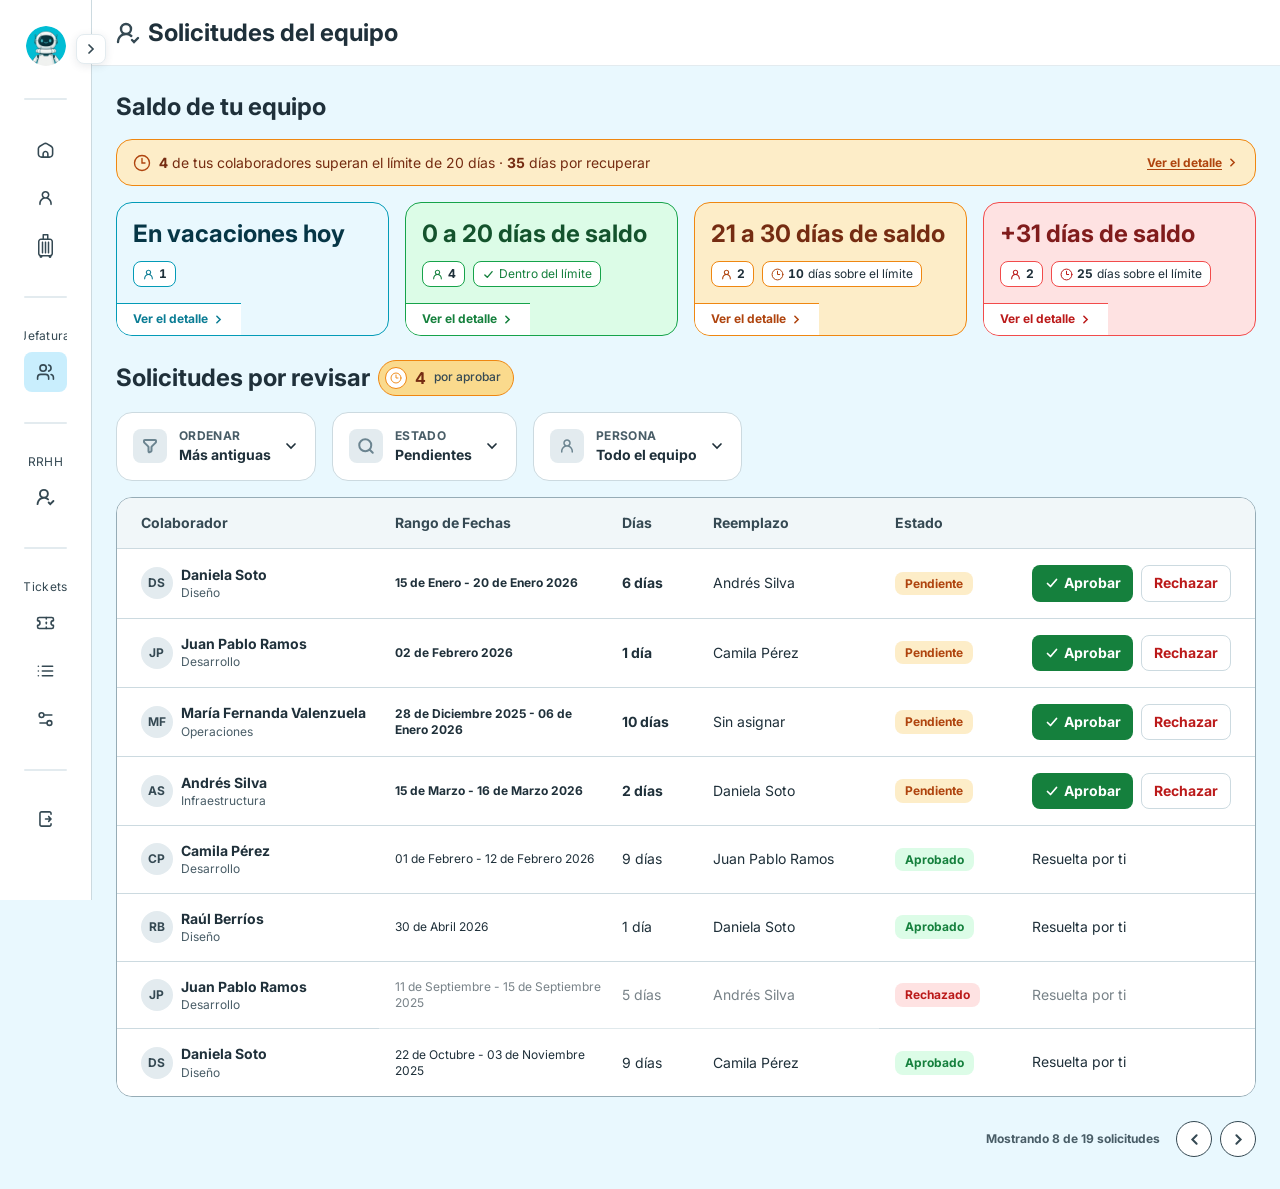
<file: aprobaciones.html>
<!doctype html>
<html lang="es">
  <head>
    <link rel="icon" type="image/svg+xml" href="assets/home/favicon.svg" />
    <meta charset="UTF-8" />
    <meta name="viewport" content="width=device-width, initial-scale=1" />
    <title>Solicitudes del equipo · Intranet 2.0</title>

    <link rel="preconnect" href="https://fonts.googleapis.com" />
    <link rel="preconnect" href="https://fonts.gstatic.com" crossorigin />
    <link
      href="https://fonts.googleapis.com/css2?family=Inter:wght@400;500;700;800;900&display=swap"
      rel="stylesheet"
    />

    <link rel="stylesheet" href="css/sistema/01-tokens.css" />
    <link rel="stylesheet" href="css/sistema/02-base.css" />
    <link rel="stylesheet" href="css/sistema/03-layout.css" />
    <link rel="stylesheet" href="css/sistema/04-components.css" />
    <link rel="stylesheet" href="css/sistema/05-sidebar.css" />
    <link rel="stylesheet" href="css/sistema/06-tramos.css" />
    <link rel="stylesheet" href="css/pantallas/aprobaciones.css" />
  </head>

  <body data-pagina="aprobaciones">
    <!-- ========================================================================
     PANTALLA DE JEFATURA · propuesta de diseño, con datos de muestra.

     Solo la ve quien aprueba. Usa el mismo CSS que el resto de la plataforma;
     lo único propio es css/pantallas/aprobaciones.css (anchos de columna).

     DECISIONES DE DISEÑO, para discutir
       · Los contadores van como píldoras en la cabecera de la tabla, no como
         tarjetas: acá el dato es contexto y la tabla es el trabajo.
       · Las dos acciones confirman en un modal que repite el resumen —incluido
         el comentario de quien pide— para no decidir a ciegas. En aprobar el
         comentario de vuelta es opcional; en rechazar, el motivo es obligatorio.
       · La fila entera abre el drawer con el detalle, igual que en la pantalla
         del colaborador.
       · El afirmativo va sólido y el destructivo en fantasma, para que en una
         tabla densa no compitan dos bloques de color por fila.
       · La fila entera abre el detalle; los botones quedan por encima del
         enlace estirado para que el clic no se confunda.
       · Las resueltas no muestran botones: solo su etiqueta de estado.

     COMPONENTES NUEVOS QUE PIDE ESTA PANTALLA
       .c-btn      botón compacto (faltaba: solo había .c-submit de bloque)
       .c-persona  avatar + nombre + cargo para celdas de tabla
       .c-acciones fila de botones
       .c-avatar--iniciales  cuando no hay foto
       icono `check`  es el único asset dibujado por mí, no viene del diseño

     Sin JavaScript de lógica: carga componentes.js para que el drawer y el
     modal se puedan abrir y revisar.
     ======================================================================== -->

    <a class="u-skip-link" href="#contenido">Saltar al contenido</a>

    <!-- Sprite de iconos: se usan con <use href="#i-nombre"> -->
    <svg xmlns="http://www.w3.org/2000/svg" aria-hidden="true" focusable="false"
         style="position:absolute;width:0;height:0;overflow:hidden">
      <symbol id="i-home" viewBox="0 0 24 24" fill="none">
        <g>
        <path fill-rule="evenodd" clip-rule="evenodd" d="M12 2.67773C11.0863 2.67773 10.1901 2.92808 9.40875 3.40159L4.40875 6.43159C3.67349 6.87714 3.06552 7.50477 2.64358 8.25383C2.22165 9.00289 1.99999 9.8481 2 10.7078V16.9998C2 18.3259 2.52678 19.5977 3.46447 20.5354C4.40215 21.473 5.67392 21.9998 7 21.9998H17C18.3261 21.9998 19.5978 21.473 20.5355 20.5354C21.4732 19.5977 22 18.3259 22 16.9998V10.7068C21.9998 9.8473 21.778 9.00212 21.3561 8.25329C20.9342 7.50446 20.3263 6.87704 19.5913 6.4316L14.5913 3.4016C13.8099 2.92809 12.9137 2.67773 12 2.67773ZM10.4453 5.11204C10.9141 4.82794 11.4518 4.67773 12 4.67773C12.5482 4.67773 13.0859 4.82794 13.5547 5.11204L18.5547 8.14204C18.9958 8.40931 19.3605 8.78577 19.6137 9.23507C19.8668 9.6843 19.9998 10.1912 20 10.7068V16.9998C20 17.7955 19.6839 18.5585 19.1213 19.1211C18.5587 19.6838 17.7956 19.9998 17 19.9998H16V16.9998C16 15.939 15.5786 14.9215 14.8284 14.1714C14.0783 13.4212 13.0609 12.9998 12 12.9998C10.9391 12.9998 9.92172 13.4212 9.17157 14.1714C8.42143 14.9215 8 15.939 8 16.9998V19.9998H7C6.20435 19.9998 5.44129 19.6838 4.87868 19.1211C4.31607 18.5585 4 17.7955 4 16.9998V10.7078C3.99999 10.192 4.13299 9.68483 4.38615 9.23539C4.63931 8.78595 5.00409 8.40938 5.44525 8.14205L10.4453 5.11204ZM13.4142 15.5856C13.7893 15.9607 14 16.4694 14 16.9998V19.9998H10V16.9998C10 16.4694 10.2107 15.9607 10.5858 15.5856C10.9609 15.2105 11.4696 14.9998 12 14.9998C12.5304 14.9998 13.0391 15.2105 13.4142 15.5856Z" fill="currentColor"/>
        </g>
      </symbol>
      <symbol id="i-user" viewBox="0 0 24 24" fill="none">
        <g>
        <path fill-rule="evenodd" clip-rule="evenodd" d="M12 3C10.6739 3 9.40215 3.52678 8.46447 4.46447C7.52678 5.40215 7 6.67392 7 8C7 9.32608 7.52678 10.5979 8.46447 11.5355C8.53043 11.6015 8.59804 11.6654 8.66721 11.7273C7.81069 12.1198 7.02217 12.6641 6.34314 13.3431C4.84285 14.8434 4 16.8783 4 19V20C4 20.5523 4.44771 21 5 21C5.55228 21 6 20.5523 6 20V19C6 17.4087 6.63214 15.8826 7.75736 14.7574C8.88258 13.6321 10.4087 13 12 13C13.5913 13 15.1174 13.6321 16.2426 14.7574C17.3679 15.8826 18 17.4087 18 19V20C18 20.5523 18.4477 21 19 21C19.5523 21 20 20.5523 20 20V19C20 16.8783 19.1571 14.8434 17.6569 13.3431C16.9778 12.6641 16.1893 12.1198 15.3328 11.7273C15.402 11.6654 15.4696 11.6015 15.5355 11.5355C16.4732 10.5979 17 9.32608 17 8C17 6.67392 16.4732 5.40215 15.5355 4.46447C14.5979 3.52678 13.3261 3 12 3ZM9.87868 5.87868C10.4413 5.31607 11.2043 5 12 5C12.7956 5 13.5587 5.31607 14.1213 5.87868C14.6839 6.44129 15 7.20435 15 8C15 8.79565 14.6839 9.55871 14.1213 10.1213C13.5587 10.6839 12.7956 11 12 11C11.2043 11 10.4413 10.6839 9.87868 10.1213C9.31607 9.55871 9 8.79565 9 8C9 7.20435 9.31607 6.44129 9.87868 5.87868Z" fill="currentColor"/>
        </g>
      </symbol>
      <symbol id="i-log-out" viewBox="0 0 20 20" fill="none">
        <g>
        <g>
        <path d="M5.83333 1.66667C5.17029 1.66667 4.53441 1.93006 4.06557 2.3989C3.59673 2.86774 3.33333 3.50363 3.33333 4.16667V15.8333C3.33333 16.4964 3.59673 17.1323 4.06557 17.6011C4.53441 18.0699 5.17029 18.3333 5.83333 18.3333H14.1667C14.8297 18.3333 15.4656 18.0699 15.9344 17.6011C16.4033 17.1323 16.6667 16.4964 16.6667 15.8333V15C16.6667 14.5398 16.2936 14.1667 15.8333 14.1667C15.3731 14.1667 15 14.5398 15 15V15.8333C15 16.0543 14.9122 16.2663 14.7559 16.4226C14.5996 16.5789 14.3877 16.6667 14.1667 16.6667H5.83333C5.61232 16.6667 5.40036 16.5789 5.24408 16.4226C5.0878 16.2663 5 16.0543 5 15.8333V4.16667C5 3.94565 5.0878 3.73369 5.24408 3.57741C5.40036 3.42113 5.61232 3.33333 5.83333 3.33333H14.1667C14.3877 3.33333 14.5996 3.42113 14.7559 3.57741C14.9122 3.73369 15 3.94565 15 4.16667V5C15 5.46024 15.3731 5.83333 15.8333 5.83333C16.2936 5.83333 16.6667 5.46024 16.6667 5V4.16667C16.6667 3.50362 16.4033 2.86774 15.9344 2.3989C15.4656 1.93006 14.8297 1.66667 14.1667 1.66667H5.83333Z" fill="currentColor"/>
        <path d="M13.9226 6.91074C13.5972 6.58531 13.0695 6.58531 12.7441 6.91074C12.4186 7.23618 12.4186 7.76382 12.7441 8.08926L13.8215 9.16667H10C9.53976 9.16667 9.16667 9.53976 9.16667 10C9.16667 10.4602 9.53976 10.8333 10 10.8333H13.8215L12.7441 11.9107C12.4186 12.2362 12.4186 12.7638 12.7441 13.0893C13.0695 13.4147 13.5972 13.4147 13.9226 13.0893L16.4226 10.5893C16.748 10.2638 16.748 9.73618 16.4226 9.41074L13.9226 6.91074Z" fill="currentColor"/>
        </g>
        </g>
      </symbol>
      <symbol id="i-chevron" viewBox="0 0 16 16" fill="none">
        <g>
        <path d="M4.4714 5.5286C4.21105 5.26825 3.78894 5.26825 3.5286 5.5286C3.26825 5.78895 3.26825 6.21106 3.5286 6.4714L7.5286 10.4714C7.78894 10.7318 8.21105 10.7318 8.4714 10.4714L12.4714 6.4714C12.7318 6.21106 12.7318 5.78895 12.4714 5.5286C12.2111 5.26825 11.7889 5.26825 11.5286 5.5286L8 9.05719L4.4714 5.5286Z" fill="currentColor"/>
        </g>
      </symbol>
      <symbol id="i-chevron-down" viewBox="0 0 16 16" fill="none">
        <g id="chevron-down">
        <path d="M4 6L8 10L12 6" stroke="currentColor" stroke-width="1.7" stroke-linecap="round"/>
        </g>
      </symbol>
      <symbol id="i-chevron-left" viewBox="0 0 17 17" fill="none">
        <g id="chevron-left">
        <path d="M10.625 12.75L6.375 8.5L10.625 4.25" stroke="currentColor" stroke-width="2" stroke-linecap="round"/>
        </g>
      </symbol>
      <symbol id="i-chevron-right" viewBox="0 0 17 17" fill="none">
        <g id="chevron-right">
        <path d="M6.375 12.75L10.625 8.5L6.375 4.25" stroke="currentColor" stroke-width="2" stroke-linecap="round"/>
        </g>
      </symbol>
      <symbol id="i-check" viewBox="0 0 16 16" fill="none">
        <path d="M3.5 8.5L6.5 11.5L12.5 4.5" stroke="currentColor" stroke-width="1.7" stroke-linecap="round" stroke-linejoin="round"/>
      </symbol>
      <symbol id="i-cross" viewBox="0 0 16 16" fill="none">
        <g>
        <path d="M12 4L4 12M4 4L12 12" stroke="currentColor" stroke-width="1.33333"/>
        </g>
      </symbol>
      <symbol id="i-clock" viewBox="0 0 13 13" fill="none">
        <g id="clock-3" clip-path="url(#clock-clip0_0_4)">
        <path d="M6.5 3.24974V6.5H8.66684M11.9171 6.5C11.9171 9.49178 9.49178 11.9171 6.5 11.9171C3.50822 11.9171 1.0829 9.49178 1.0829 6.5C1.0829 3.50822 3.50822 1.0829 6.5 1.0829C9.49178 1.0829 11.9171 3.50822 11.9171 6.5Z" stroke="currentColor" stroke-linecap="round"/>
        </g>
        <defs>
        <clipPath id="clock-clip0_0_4">
        <rect width="13" height="13" fill="white"/>
        </clipPath>
        </defs>
      </symbol>
      <symbol id="i-calendar-salida" viewBox="0 0 18 18" fill="none">
        <g>
        <path d="M16.5006 13.5004L13.5005 16.5006L10.5003 13.5004M13.5005 16.5006V10.5001M12.0004 1.4994V4.49964M15.7506 8.51546V4.49964C15.7506 4.10178 15.5925 3.72022 15.3112 3.43889C15.0299 3.15757 14.6483 2.99952 14.2505 2.99952H3.75006C3.35222 2.99952 2.97067 3.15757 2.68936 3.43889C2.40804 3.72022 2.25 4.10178 2.25 4.49964V15.0005C2.25 15.3983 2.40804 15.7799 2.68936 16.0612C2.97067 16.3426 3.35222 16.5006 3.75006 16.5006H9.25754M2.25 7.49988H15.7506M6.00016 1.4994V4.49964" stroke="currentColor" stroke-width="1.8" stroke-linecap="round"/>
        </g>
      </symbol>
      <symbol id="i-calendar-regreso" viewBox="0 0 18 18" fill="none">
        <g>
        <path d="M16.5006 13.5004L13.5005 10.5001L10.5003 13.5004M13.5005 10.5001V16.5006M12.0004 1.4994V4.49964M15.7506 8.50721V4.49964C15.7506 4.10178 15.5925 3.72022 15.3112 3.43889C15.0299 3.15757 14.6483 2.99952 14.2505 2.99952H3.75006C3.35222 2.99952 2.97067 3.15757 2.68936 3.43889C2.40804 3.72022 2.25 4.10178 2.25 4.49964V15.0005C2.25 15.3983 2.40804 15.7799 2.68936 16.0612C2.97067 16.3426 3.35222 16.5006 3.75006 16.5006H10.5003M2.25 7.49988H15.7506M6.00016 1.4994V4.49964" stroke="currentColor" stroke-width="1.8" stroke-linecap="round"/>
        </g>
      </symbol>
      <symbol id="i-person-check" viewBox="0 0 18 18" fill="none">
        <g>
        <path d="M1.4994 15.75C1.49934 14.5953 1.83253 13.4651 2.45899 12.495C3.08544 11.5249 3.97855 10.7562 5.03113 10.2811C6.08371 9.80606 7.25104 9.64478 8.39302 9.81665C9.535 9.98853 10.6031 10.4863 11.4692 11.2501M12.0002 14.2497L13.5004 15.7497L16.5006 12.7497M11.2502 5.99991C11.2502 8.07093 9.57111 9.74982 7.49988 9.74982C5.42865 9.74982 3.74958 8.07093 3.74958 5.99991C3.74958 3.92889 5.42865 2.25 7.49988 2.25C9.57111 2.25 11.2502 3.92889 11.2502 5.99991Z" stroke="currentColor" stroke-width="1.8" stroke-linecap="round"/>
        </g>
      </symbol>
      <symbol id="i-send" viewBox="0 0 18 18" fill="none">
        <g clip-path="url(#send-clip0_0_46)">
        <path d="M16.3912 1.61039L8.18551 9.81435M10.9021 16.2635C10.9305 16.3345 10.9801 16.3951 11.044 16.4371C11.108 16.4791 11.1832 16.5006 11.2597 16.4987C11.3362 16.4967 11.4103 16.4714 11.472 16.4261C11.5337 16.3809 11.58 16.3178 11.6049 16.2455L16.4803 1.99596C16.5043 1.9295 16.5089 1.85759 16.4935 1.78863C16.4781 1.71967 16.4434 1.65651 16.3934 1.60655C16.3435 1.55659 16.2803 1.52189 16.2113 1.50652C16.1424 1.49114 16.0704 1.49572 16.004 1.51972L1.75278 6.39455C1.68039 6.41937 1.61733 6.46574 1.57206 6.52742C1.5268 6.58911 1.50148 6.66317 1.49952 6.73966C1.49756 6.81615 1.51905 6.8914 1.5611 6.95533C1.60315 7.01925 1.66376 7.06878 1.73477 7.09728L7.68278 9.48219C7.87081 9.55747 8.04165 9.67003 8.185 9.8131C8.32834 9.95618 8.44123 10.1268 8.51685 10.3147L10.9021 16.2635Z" stroke="currentColor" stroke-width="2" stroke-linecap="round"/>
        </g>
        <defs>
        <clipPath id="send-clip0_0_46">
        <rect width="18" height="18" fill="white"/>
        </clipPath>
        </defs>
      </symbol>
      <symbol id="i-send-plane" viewBox="0 0 14 14" fill="none">
        <g>
        <path d="M11.8592 2.14083C11.7488 2.03126 11.6104 1.95424 11.4591 1.91822C11.3078 1.8822 11.1496 1.88858 11.0017 1.93667L2.4675 4.78333C2.30922 4.83349 2.16936 4.92942 2.06558 5.05901C1.96179 5.18861 1.89874 5.34605 1.88438 5.51146C1.87002 5.67687 1.90501 5.84283 1.98492 5.98836C2.06482 6.1339 2.18607 6.2525 2.33333 6.32917L5.87417 8.07917L7.62417 11.6317C7.69451 11.7707 7.80214 11.8875 7.93503 11.9688C8.06792 12.0502 8.22084 12.093 8.37667 12.0925H8.435C8.60189 12.0802 8.76122 12.018 8.8923 11.914C9.02337 11.81 9.12013 11.6689 9.17 11.5092L12.0575 2.99833C12.1091 2.85129 12.1178 2.69263 12.0827 2.54082C12.0476 2.38901 11.9701 2.2503 11.8592 2.14083ZM2.82917 5.58833L10.2783 3.10333L6.1425 7.23917L2.82917 5.58833ZM8.4175 11.1708L6.76083 7.8575L10.8967 3.72167L8.4175 11.1708Z" fill="currentColor"/>
        </g>
      </symbol>
      <symbol id="i-download" viewBox="0 0 18 16" fill="none">
        <g>
        <path d="M1 11V15H17V11" stroke="currentColor" stroke-width="2" stroke-linecap="round" stroke-linejoin="round"/>
        <path d="M9 1V9" stroke="currentColor" stroke-width="2" stroke-linecap="round" stroke-linejoin="round"/>
        <path d="M5 5L9 9L13 5" stroke="currentColor" stroke-width="2" stroke-linecap="round" stroke-linejoin="round"/>
        </g>
      </symbol>
      <symbol id="i-filter" viewBox="0 0 18 18" fill="none">
        <g>
        <path d="M15 4.2C15 3.78 15 3.57 14.9175 3.4095C14.8458 3.2685 14.7313 3.15378 14.5905 3.08175C14.43 3 14.22 3 13.8 3H4.2C3.78 3 3.57 3 3.4095 3.08175C3.26838 3.15365 3.15365 3.26838 3.08175 3.4095C3 3.57 3 3.78 3 4.2V4.75275C3 4.9365 3 5.028 3.021 5.11425C3.03937 5.19103 3.06974 5.26444 3.111 5.33175C3.15675 5.40675 3.222 5.472 3.351 5.60175L7.14825 9.39825C7.278 9.528 7.34325 9.59325 7.389 9.66825C7.4305 9.73625 7.4605 9.80875 7.479 9.88575C7.5 9.97125 7.5 10.062 7.5 10.2412V13.8082C7.5 14.451 7.5 14.7727 7.635 14.9662C7.69357 15.0499 7.76862 15.1208 7.85554 15.1744C7.94247 15.2281 8.03944 15.2634 8.1405 15.2783C8.37375 15.3128 8.66175 15.1695 9.23625 14.8815L9.83625 14.5815C10.0777 14.4615 10.1977 14.4015 10.2855 14.3115C10.3633 14.232 10.4225 14.1362 10.4587 14.031C10.5 13.9125 10.5 13.7775 10.5 13.5082V10.2473C10.5 10.0635 10.5 9.972 10.521 9.88575C10.5394 9.80896 10.5697 9.73556 10.611 9.66825C10.656 9.59325 10.7213 9.52875 10.8488 9.40125L10.8517 9.39825L14.649 5.60175C14.778 5.472 14.8425 5.40675 14.889 5.33175C14.9305 5.26375 14.9605 5.19125 14.979 5.11425C15 5.0295 15 4.938 15 4.75875V4.2Z" stroke="currentColor" stroke-width="2" stroke-linecap="round" stroke-linejoin="round"/>
        </g>
      </symbol>
      <symbol id="i-calendar" viewBox="0 0 18 18" fill="none">
        <g>
        <path d="M12.3611 1.5V4.5M2.25 7.5H16.25M6.13889 1.5V4.5M16.25 8.50725V4.5C16.25 4.10218 16.0861 3.72064 15.7944 3.43934C15.5027 3.15804 15.107 3 14.6944 3H3.80556C3.393 3 2.99733 3.15804 2.70561 3.43934C2.41389 3.72064 2.25 4.10218 2.25 4.5V15C2.25 15.3978 2.41389 15.7794 2.70561 16.0607C2.99733 16.342 3.393 16.5 3.80556 16.5H10.8056H14.25C15.3546 16.5 16.25 15.6046 16.25 14.5V8.50725Z" stroke="currentColor" stroke-width="1.8" stroke-linecap="round"/>
        </g>
      </symbol>
      <symbol id="i-search" viewBox="0 0 18 18" fill="none">
        <g>
        <path d="M15.7501 15.7501L12.4951 12.4951M14.25 8.25C14.25 11.5637 11.5637 14.25 8.25 14.25C4.93629 14.25 2.25 11.5637 2.25 8.25C2.25 4.93629 4.93629 2.25 8.25 2.25C11.5637 2.25 14.25 4.93629 14.25 8.25Z" stroke="currentColor" stroke-width="2" stroke-linecap="round"/>
        </g>
      </symbol>
    </svg>

    <div class="l-app">
      <!-- ■■■ INICIO · SIDEBAR — bloque desmontable: bórralo entero si la
         intranet ya trae su propia navegación. El layout no depende de él. ■■■ -->
      <!-- El menú lo pinta js/sidebar.js, igual en todas las pantallas -->
      <div data-sidebar-slot></div>
      <!-- ■■■ FIN · SIDEBAR ■■■ -->

      <div class="l-main">
        <header class="l-header">
          <div class="l-header__content">
            <div class="c-pagetitle">
              <svg class="c-icon" aria-hidden="true">
                <use href="#i-person-check" />
              </svg>
              <h1 class="c-pagetitle__text">Solicitudes del equipo</h1>
            </div>
          </div>
        </header>

        <main class="l-body" id="contenido">
          <!-- ============ SALDO DEL EQUIPO ============
             Los mismos tiles del panel de RRHH —css/sistema/06-tramos.css—
             pero acotados a los colaboradores de esta jefatura. Las cifras
             las calcula js/aprobaciones.js desde EQUIPO: acá van en cero
             para que no haya dos verdades si el dato cambia. -->
          <section class="l-section" aria-labelledby="t-saldo">
            <h2 class="l-section__title" id="t-saldo">Saldo de tu equipo</h2>

            <p class="bi-limite">
              <svg class="c-icon" aria-hidden="true"><use href="#i-clock" /></svg>
              <span class="bi-limite__texto">
                <strong data-exceso-personas>0</strong> de tus colaboradores
                superan el límite de 20 días ·
                <strong data-exceso-dias>0</strong> días por recuperar
              </span>
              <button
                class="bi-limite__enlace"
                type="button"
                data-tramo="sobre"
                data-abre="#modal-equipo"
              >
                Ver el detalle
                <svg class="c-icon" aria-hidden="true">
                  <use href="#i-chevron-right" />
                </svg>
              </button>
            </p>

            <div class="bi-tramos">
              <button
                class="bi-tramo bi-tramo--hoy"
                type="button"
                data-tramo="hoy"
                data-abre="#modal-equipo"
              >
                <span class="bi-tramo__cuerpo">
                  <span class="bi-tramo__rango">En vacaciones hoy</span>
                  <span class="bi-tramo__tags">
                    <span class="bi-tramo__tag">
                      <svg class="c-icon" aria-hidden="true"><use href="#i-user" /></svg>
                      <span data-tramo-personas="hoy">0</span>
                      <span class="u-visually-hidden">colaboradores</span>
                    </span>
                  </span>
                </span>
                <span class="bi-tramo__pie">
                  Ver el detalle
                  <svg class="c-icon" aria-hidden="true">
                    <use href="#i-chevron-right" />
                  </svg>
                </span>
              </button>

              <button
                class="bi-tramo bi-tramo--bajo"
                type="button"
                data-tramo="bajo"
                data-abre="#modal-equipo"
              >
                <span class="bi-tramo__cuerpo">
                  <span class="bi-tramo__rango">0 a 20 días de saldo</span>
                  <span class="bi-tramo__tags">
                    <span class="bi-tramo__tag">
                      <svg class="c-icon" aria-hidden="true"><use href="#i-user" /></svg>
                      <span data-tramo-personas="bajo">0</span>
                      <span class="u-visually-hidden">colaboradores</span>
                    </span>
                    <span class="bi-tramo__tag bi-tramo__tag--ok">
                      <svg class="c-icon" aria-hidden="true"><use href="#i-check" /></svg>
                      Dentro del límite
                    </span>
                  </span>
                </span>
                <span class="bi-tramo__pie">
                  Ver el detalle
                  <svg class="c-icon" aria-hidden="true">
                    <use href="#i-chevron-right" />
                  </svg>
                </span>
              </button>

              <button
                class="bi-tramo bi-tramo--medio"
                type="button"
                data-tramo="medio"
                data-abre="#modal-equipo"
              >
                <span class="bi-tramo__cuerpo">
                  <span class="bi-tramo__rango">21 a 30 días de saldo</span>
                  <span class="bi-tramo__tags">
                    <span class="bi-tramo__tag">
                      <svg class="c-icon" aria-hidden="true"><use href="#i-user" /></svg>
                      <span data-tramo-personas="medio">0</span>
                      <span class="u-visually-hidden">colaboradores</span>
                    </span>
                    <span class="bi-tramo__tag bi-tramo__tag--exceso">
                      <svg class="c-icon" aria-hidden="true"><use href="#i-clock" /></svg>
                      <span data-tramo-exceso="medio">0</span> días sobre el límite
                    </span>
                  </span>
                </span>
                <span class="bi-tramo__pie">
                  Ver el detalle
                  <svg class="c-icon" aria-hidden="true">
                    <use href="#i-chevron-right" />
                  </svg>
                </span>
              </button>

              <button
                class="bi-tramo bi-tramo--alto"
                type="button"
                data-tramo="alto"
                data-abre="#modal-equipo"
              >
                <span class="bi-tramo__cuerpo">
                  <span class="bi-tramo__rango">+31 días de saldo</span>
                  <span class="bi-tramo__tags">
                    <span class="bi-tramo__tag">
                      <svg class="c-icon" aria-hidden="true"><use href="#i-user" /></svg>
                      <span data-tramo-personas="alto">0</span>
                      <span class="u-visually-hidden">colaboradores</span>
                    </span>
                    <span class="bi-tramo__tag bi-tramo__tag--exceso">
                      <svg class="c-icon" aria-hidden="true"><use href="#i-clock" /></svg>
                      <span data-tramo-exceso="alto">0</span> días sobre el límite
                    </span>
                  </span>
                </span>
                <span class="bi-tramo__pie">
                  Ver el detalle
                  <svg class="c-icon" aria-hidden="true">
                    <use href="#i-chevron-right" />
                  </svg>
                </span>
              </button>
            </div>
          </section>

          <!-- Tabla de solicitudes -->
          <section class="l-section" aria-labelledby="t-solicitudes">
            <div class="c-sectionhead s-aprob__head">
              <h2 class="c-sectionhead__title" id="t-solicitudes">
                Solicitudes por revisar
              </h2>

              <span class="c-stat c-stat--warning">
                <span class="c-stat__bubble">
                  <svg class="c-icon" aria-hidden="true"><use href="#i-clock" /></svg>
                </span>
                <span class="c-stat__numero">4</span>
                <span class="c-stat__label">por aprobar</span>
              </span>
            </div>

            <div class="l-filters">
              <div class="c-select c-select--filter">
                <button
                  class="c-field c-field--filter"
                  type="button"
                  id="campo-orden"
                  aria-haspopup="listbox"
                  aria-expanded="false"
                  aria-controls="pop-orden"
                >
                  <span class="c-field__icon">
                    <svg class="c-icon" aria-hidden="true"><use href="#i-filter" /></svg>
                  </span>
                  <span class="c-field__content">
                    <span class="c-field__label">Ordenar</span>
                    <span class="c-field__value" data-valor>Más antiguas</span>
                  </span>
                  <svg class="c-field__chevron" aria-hidden="true">
                    <use href="#i-chevron-down" />
                  </svg>
                </button>
                <div class="c-popover" id="pop-orden" hidden>
                  <ul class="c-select__list" role="listbox" aria-labelledby="campo-orden">
                    <li class="c-select__option" role="option" tabindex="-1" aria-selected="true">Más antiguas</li>
                    <li class="c-select__option" role="option" tabindex="-1" aria-selected="false">Más recientes</li>
                    <li class="c-select__option" role="option" tabindex="-1" aria-selected="false">Más días</li>
                  </ul>
                </div>
              </div>

              <div class="c-select c-select--filter">
                <button
                  class="c-field c-field--filter"
                  type="button"
                  id="campo-estado"
                  aria-haspopup="listbox"
                  aria-expanded="false"
                  aria-controls="pop-estado"
                >
                  <span class="c-field__icon">
                    <svg class="c-icon" aria-hidden="true"><use href="#i-search" /></svg>
                  </span>
                  <span class="c-field__content">
                    <span class="c-field__label">Estado</span>
                    <span class="c-field__value" data-valor>Pendientes</span>
                  </span>
                  <svg class="c-field__chevron" aria-hidden="true">
                    <use href="#i-chevron-down" />
                  </svg>
                </button>
                <div class="c-popover" id="pop-estado" hidden>
                  <ul class="c-select__list" role="listbox" aria-labelledby="campo-estado">
                    <li class="c-select__option" role="option" tabindex="-1" aria-selected="true">Pendientes</li>
                    <li class="c-select__option" role="option" tabindex="-1" aria-selected="false">Todas</li>
                    <li class="c-select__option" role="option" tabindex="-1" aria-selected="false">Aprobadas</li>
                    <li class="c-select__option" role="option" tabindex="-1" aria-selected="false">Rechazadas</li>
                  </ul>
                </div>
              </div>

              <div class="c-select c-select--filter">
                <button
                  class="c-field c-field--filter"
                  type="button"
                  id="campo-persona"
                  aria-haspopup="listbox"
                  aria-expanded="false"
                  aria-controls="pop-persona"
                >
                  <span class="c-field__icon">
                    <svg class="c-icon" aria-hidden="true"><use href="#i-user" /></svg>
                  </span>
                  <span class="c-field__content">
                    <span class="c-field__label">Persona</span>
                    <span class="c-field__value" data-valor>Todo el equipo</span>
                  </span>
                  <svg class="c-field__chevron" aria-hidden="true">
                    <use href="#i-chevron-down" />
                  </svg>
                </button>
                <div class="c-popover" id="pop-persona" hidden>
                  <ul class="c-select__list" role="listbox" aria-labelledby="campo-persona">
                    <li class="c-select__option" role="option" tabindex="-1" aria-selected="true">Todo el equipo</li>
                    <li class="c-select__option" role="option" tabindex="-1" aria-selected="false">Daniela Soto</li>
                    <li class="c-select__option" role="option" tabindex="-1" aria-selected="false">Juan Pablo Ramos</li>
                    <li class="c-select__option" role="option" tabindex="-1" aria-selected="false">Andrés Silva</li>
                  </ul>
                </div>
              </div>
            </div>

            <table class="c-table">
              <caption class="u-visually-hidden">
                Solicitudes de vacaciones del equipo
              </caption>
              <colgroup>
                <col class="s-aprob__col--persona" />
                <col class="s-aprob__col--rango" />
                <col class="s-aprob__col--dias" />
                <col class="s-aprob__col--reemplazo" />
                <col class="s-aprob__col--estado" />
                <col class="s-aprob__col--acciones" />
              </colgroup>
              <thead>
                <tr>
                  <th scope="col">Colaborador</th>
                  <th scope="col">Rango de Fechas</th>
                  <th scope="col" class="c-table__dias">Días</th>
                  <th scope="col">Reemplazo</th>
                  <th scope="col" class="c-table__estado">Estado</th>
                  <th scope="col"><span class="u-visually-hidden">Acciones</span></th>
                </tr>
              </thead>
              <tbody>
          <tr class="c-table__row c-table__row--pendiente">
            <td data-col="Colaborador">
              <span class="c-persona">
                <span class="c-avatar c-avatar--md c-avatar--iniciales" aria-hidden="true">DS</span>
                <span class="c-persona__datos">
                  <a class="c-table__link c-persona__nombre" href="#" data-abre="#drawer-solicitud"
                    >Daniela Soto<span class="u-visually-hidden"> — ver solicitud</span></a
                  >
                  <span class="c-persona__cargo">Diseño</span>
                </span>
              </span>
            </td>
            <td class="c-table__rango" data-col="Rango">15 de Enero - 20 de Enero 2026</td>
            <td class="c-table__dias" data-col="Días">6 días</td>
            <td class="c-table__aprobador" data-col="Reemplazo">Andrés Silva</td>
            <td class="c-table__estado" data-col="Estado">
              <span class="c-tag c-tag--pendiente">Pendiente</span>
            </td>
            <td data-col="Acciones">
              <div class="c-acciones s-aprob__acciones">
                <button class="c-btn c-btn--aprobar" type="button" data-abre="#modal-aprobacion">
                  <svg class="c-icon" aria-hidden="true"><use href="#i-check" /></svg>
                  Aprobar
                </button>
                <button class="c-btn c-btn--rechazar" type="button" data-abre="#modal-rechazo">Rechazar</button>
              </div>
            </td>
          </tr>
          <tr class="c-table__row c-table__row--pendiente">
            <td data-col="Colaborador">
              <span class="c-persona">
                <span class="c-avatar c-avatar--md c-avatar--iniciales" aria-hidden="true">JP</span>
                <span class="c-persona__datos">
                  <a class="c-table__link c-persona__nombre" href="#" data-abre="#drawer-solicitud"
                    >Juan Pablo Ramos<span class="u-visually-hidden"> — ver solicitud</span></a
                  >
                  <span class="c-persona__cargo">Desarrollo</span>
                </span>
              </span>
            </td>
            <td class="c-table__rango" data-col="Rango">02 de Febrero 2026</td>
            <td class="c-table__dias" data-col="Días">1 día</td>
            <td class="c-table__aprobador" data-col="Reemplazo">Camila Pérez</td>
            <td class="c-table__estado" data-col="Estado">
              <span class="c-tag c-tag--pendiente">Pendiente</span>
            </td>
            <td data-col="Acciones">
              <div class="c-acciones s-aprob__acciones">
                <button class="c-btn c-btn--aprobar" type="button" data-abre="#modal-aprobacion">
                  <svg class="c-icon" aria-hidden="true"><use href="#i-check" /></svg>
                  Aprobar
                </button>
                <button class="c-btn c-btn--rechazar" type="button" data-abre="#modal-rechazo">Rechazar</button>
              </div>
            </td>
          </tr>
          <tr class="c-table__row c-table__row--pendiente">
            <td data-col="Colaborador">
              <span class="c-persona">
                <span class="c-avatar c-avatar--md c-avatar--iniciales" aria-hidden="true">MF</span>
                <span class="c-persona__datos">
                  <a class="c-table__link c-persona__nombre" href="#" data-abre="#drawer-solicitud"
                    >María Fernanda Valenzuela<span class="u-visually-hidden"> — ver solicitud</span></a
                  >
                  <span class="c-persona__cargo">Operaciones</span>
                </span>
              </span>
            </td>
            <td class="c-table__rango" data-col="Rango">28 de Diciembre 2025 - 06 de Enero 2026</td>
            <td class="c-table__dias" data-col="Días">10 días</td>
            <td class="c-table__aprobador" data-col="Reemplazo">Sin asignar</td>
            <td class="c-table__estado" data-col="Estado">
              <span class="c-tag c-tag--pendiente">Pendiente</span>
            </td>
            <td data-col="Acciones">
              <div class="c-acciones s-aprob__acciones">
                <button class="c-btn c-btn--aprobar" type="button" data-abre="#modal-aprobacion">
                  <svg class="c-icon" aria-hidden="true"><use href="#i-check" /></svg>
                  Aprobar
                </button>
                <button class="c-btn c-btn--rechazar" type="button" data-abre="#modal-rechazo">Rechazar</button>
              </div>
            </td>
          </tr>
          <tr class="c-table__row c-table__row--pendiente">
            <td data-col="Colaborador">
              <span class="c-persona">
                <span class="c-avatar c-avatar--md c-avatar--iniciales" aria-hidden="true">AS</span>
                <span class="c-persona__datos">
                  <a class="c-table__link c-persona__nombre" href="#" data-abre="#drawer-solicitud"
                    >Andrés Silva<span class="u-visually-hidden"> — ver solicitud</span></a
                  >
                  <span class="c-persona__cargo">Infraestructura</span>
                </span>
              </span>
            </td>
            <td class="c-table__rango" data-col="Rango">15 de Marzo - 16 de Marzo 2026</td>
            <td class="c-table__dias" data-col="Días">2 días</td>
            <td class="c-table__aprobador" data-col="Reemplazo">Daniela Soto</td>
            <td class="c-table__estado" data-col="Estado">
              <span class="c-tag c-tag--pendiente">Pendiente</span>
            </td>
            <td data-col="Acciones">
              <div class="c-acciones s-aprob__acciones">
                <button class="c-btn c-btn--aprobar" type="button" data-abre="#modal-aprobacion">
                  <svg class="c-icon" aria-hidden="true"><use href="#i-check" /></svg>
                  Aprobar
                </button>
                <button class="c-btn c-btn--rechazar" type="button" data-abre="#modal-rechazo">Rechazar</button>
              </div>
            </td>
          </tr>
          <tr class="c-table__row c-table__row--aprobado">
            <td data-col="Colaborador">
              <span class="c-persona">
                <span class="c-avatar c-avatar--md c-avatar--iniciales" aria-hidden="true">CP</span>
                <span class="c-persona__datos">
                  <a class="c-table__link c-persona__nombre" href="#" data-abre="#drawer-solicitud"
                    >Camila Pérez<span class="u-visually-hidden"> — ver solicitud</span></a
                  >
                  <span class="c-persona__cargo">Desarrollo</span>
                </span>
              </span>
            </td>
            <td class="c-table__rango" data-col="Rango">01 de Febrero - 12 de Febrero 2026</td>
            <td class="c-table__dias" data-col="Días">9 días</td>
            <td class="c-table__aprobador" data-col="Reemplazo">Juan Pablo Ramos</td>
            <td class="c-table__estado" data-col="Estado">
              <span class="c-tag c-tag--aprobado">Aprobado</span>
            </td>
            <td data-col="Acciones">
              <span class="c-table__aprobador">Resuelta por ti</span>
            </td>
          </tr>
          <tr class="c-table__row c-table__row--aprobado">
            <td data-col="Colaborador">
              <span class="c-persona">
                <span class="c-avatar c-avatar--md c-avatar--iniciales" aria-hidden="true">RB</span>
                <span class="c-persona__datos">
                  <a class="c-table__link c-persona__nombre" href="#" data-abre="#drawer-solicitud"
                    >Raúl Berríos<span class="u-visually-hidden"> — ver solicitud</span></a
                  >
                  <span class="c-persona__cargo">Diseño</span>
                </span>
              </span>
            </td>
            <td class="c-table__rango" data-col="Rango">30 de Abril 2026</td>
            <td class="c-table__dias" data-col="Días">1 día</td>
            <td class="c-table__aprobador" data-col="Reemplazo">Daniela Soto</td>
            <td class="c-table__estado" data-col="Estado">
              <span class="c-tag c-tag--aprobado">Aprobado</span>
            </td>
            <td data-col="Acciones">
              <span class="c-table__aprobador">Resuelta por ti</span>
            </td>
          </tr>
          <tr class="c-table__row c-table__row--rechazado">
            <td data-col="Colaborador">
              <span class="c-persona">
                <span class="c-avatar c-avatar--md c-avatar--iniciales" aria-hidden="true">JP</span>
                <span class="c-persona__datos">
                  <a class="c-table__link c-persona__nombre" href="#" data-abre="#drawer-solicitud"
                    >Juan Pablo Ramos<span class="u-visually-hidden"> — ver solicitud</span></a
                  >
                  <span class="c-persona__cargo">Desarrollo</span>
                </span>
              </span>
            </td>
            <td class="c-table__rango" data-col="Rango">11 de Septiembre - 15 de Septiembre 2025</td>
            <td class="c-table__dias" data-col="Días">5 días</td>
            <td class="c-table__aprobador" data-col="Reemplazo">Andrés Silva</td>
            <td class="c-table__estado" data-col="Estado">
              <span class="c-tag c-tag--rechazado">Rechazado</span>
            </td>
            <td data-col="Acciones">
              <span class="c-table__aprobador">Resuelta por ti</span>
            </td>
          </tr>
          <tr class="c-table__row c-table__row--aprobado">
            <td data-col="Colaborador">
              <span class="c-persona">
                <span class="c-avatar c-avatar--md c-avatar--iniciales" aria-hidden="true">DS</span>
                <span class="c-persona__datos">
                  <a class="c-table__link c-persona__nombre" href="#" data-abre="#drawer-solicitud"
                    >Daniela Soto<span class="u-visually-hidden"> — ver solicitud</span></a
                  >
                  <span class="c-persona__cargo">Diseño</span>
                </span>
              </span>
            </td>
            <td class="c-table__rango" data-col="Rango">22 de Octubre - 03 de Noviembre 2025</td>
            <td class="c-table__dias" data-col="Días">9 días</td>
            <td class="c-table__aprobador" data-col="Reemplazo">Camila Pérez</td>
            <td class="c-table__estado" data-col="Estado">
              <span class="c-tag c-tag--aprobado">Aprobado</span>
            </td>
            <td data-col="Acciones">
              <span class="c-table__aprobador">Resuelta por ti</span>
            </td>
          </tr>
              </tbody>
            </table>

            <nav class="c-pagination" aria-label="Paginación de solicitudes">
              <p class="c-pagination__note">Mostrando 8 de 19 solicitudes</p>
              <div class="c-pagination__nav">
                <button class="c-iconbtn" type="button" aria-label="Página anterior" disabled>
                  <svg class="c-icon" aria-hidden="true"><use href="#i-chevron-left" /></svg>
                </button>
                <button class="c-iconbtn" type="button" aria-label="Página siguiente">
                  <svg class="c-icon" aria-hidden="true"><use href="#i-chevron-right" /></svg>
                </button>
              </div>
            </nav>

            <!-- Cuando no queda nada por revisar, en vez de la tabla va esto:
            <div class="c-empty">
              <span class="c-empty__bubble">
                <svg class="c-icon" aria-hidden="true"><use href="#i-check"/></svg>
              </span>
              <p class="c-empty__title">No tienes solicitudes por revisar</p>
              <p class="c-empty__text">
                Cuando alguien de tu equipo pida vacaciones aparecerá acá.
              </p>
            </div>
            -->
          </section>
        </main>
      </div>
    </div>

    <!-- DRAWER · detalle de una solicitud, con las acciones al pie.
         Abrir con: document.getElementById('drawer-solicitud').showModal() -->
    <dialog class="c-modal c-drawer" id="drawer-solicitud" aria-labelledby="drawer-titulo">
      <div class="c-modal__body c-modal__body--plain">
        <div class="c-modal__summary">
          <div class="c-modal__summaryText">
            <span class="c-status c-status--pendiente">Pendiente</span>
            <h2 class="c-modal__range" id="drawer-titulo">15 — 20 ENE</h2>
          </div>
          <button class="c-closebtn" type="button" data-cierra aria-label="Cerrar detalle">
            <svg class="c-icon" aria-hidden="true"><use href="#i-cross" /></svg>
          </button>
        </div>

        <span class="c-persona">
          <span class="c-avatar c-avatar--md c-avatar--iniciales" aria-hidden="true">DS</span>
          <span class="c-persona__datos">
            <span class="c-persona__nombre">Daniela Soto</span>
            <span class="c-persona__cargo">Diseño</span>
          </span>
        </span>

        <ul class="c-detaillist">
          <li class="c-detaillist__row">
            <span class="c-detaillist__icon">
              <svg class="c-icon" aria-hidden="true"><use href="#i-calendar-salida" /></svg>
            </span>
            <span class="c-detaillist__content">
              <span class="c-detaillist__label">Fecha de salida</span>
              <span class="c-detaillist__value">Jue, 15 de enero 2026</span>
            </span>
          </li>
          <li class="c-detaillist__row">
            <span class="c-detaillist__icon">
              <svg class="c-icon" aria-hidden="true"><use href="#i-calendar-regreso" /></svg>
            </span>
            <span class="c-detaillist__content">
              <span class="c-detaillist__label">Fecha de regreso</span>
              <span class="c-detaillist__value">Mar, 20 de enero 2026</span>
            </span>
          </li>
          <li class="c-detaillist__row">
            <span class="c-detaillist__icon">
              <svg class="c-icon" aria-hidden="true"><use href="#i-clock" /></svg>
            </span>
            <span class="c-detaillist__content">
              <span class="c-detaillist__label">Días solicitados</span>
              <span class="c-detaillist__value">6 días hábiles</span>
            </span>
          </li>
          <li class="c-detaillist__row">
            <span class="c-detaillist__icon">
              <svg class="c-icon" aria-hidden="true"><use href="#i-person-check" /></svg>
            </span>
            <span class="c-detaillist__content">
              <span class="c-detaillist__label">Persona de reemplazo</span>
              <span class="c-detaillist__value">Andrés Silva</span>
            </span>
          </li>
          <li class="c-detaillist__row">
            <span class="c-detaillist__content">
              <span class="c-detaillist__label">Comentario de Daniela</span>
              <span class="c-detaillist__note">Viaje familiar ya comprometido. Dejo el traspaso documentado y Andrés queda a cargo del tablero.</span>
            </span>
          </li>
        </ul>

        <hr class="c-divider" />

        <div class="c-acciones">
          <button class="c-btn c-btn--aprobar c-btn--bloque" type="button" data-abre="#modal-aprobacion">
            <svg class="c-icon" aria-hidden="true"><use href="#i-check" /></svg>
            Aprobar solicitud
          </button>
          <button class="c-btn c-btn--rechazar" type="button" data-abre="#modal-rechazo">
            Rechazar
          </button>
        </div>
      </div>
    </dialog>

    <!-- MODAL · confirmar aprobación.
         Muestra el resumen completo —incluido el comentario de quien pide— para
         que la decisión no se tome a ciegas. El comentario de vuelta es opcional.
         Abrir con: document.getElementById('modal-aprobacion').showModal() -->
    <dialog class="c-modal" id="modal-aprobacion" aria-labelledby="modal-aprobacion-titulo">
      <div class="c-modal__header">
        <h2 class="c-modal__title" id="modal-aprobacion-titulo">Aprobar solicitud</h2>
        <button class="c-closebtn" type="button" data-cierra aria-label="Cerrar">
          <svg class="c-icon" aria-hidden="true"><use href="#i-cross" /></svg>
        </button>
      </div>

      <div class="c-modal__body">
        <div class="c-modal__summary">
          <span class="c-persona">
            <span class="c-avatar c-avatar--md c-avatar--iniciales" aria-hidden="true"
              >DS</span
            >
            <span class="c-persona__datos">
              <span class="c-persona__nombre">Daniela Soto</span>
              <span class="c-persona__cargo">Diseño</span>
            </span>
          </span>
        </div>

        <p class="c-card__copy">Daniela Soto va a recibir la confirmación de sus 6 días del 15 al 20 de enero.</p>

        <ul class="c-detaillist">
          <li class="c-detaillist__row">
            <span class="c-detaillist__icon">
              <svg class="c-icon" aria-hidden="true"><use href="#i-calendar-salida" /></svg>
            </span>
            <span class="c-detaillist__content">
              <span class="c-detaillist__label">Fecha de salida</span>
              <span class="c-detaillist__value">Jue, 15 de enero 2026</span>
            </span>
          </li>
          <li class="c-detaillist__row">
            <span class="c-detaillist__icon">
              <svg class="c-icon" aria-hidden="true"><use href="#i-calendar-regreso" /></svg>
            </span>
            <span class="c-detaillist__content">
              <span class="c-detaillist__label">Fecha de regreso</span>
              <span class="c-detaillist__value">Mar, 20 de enero 2026</span>
            </span>
          </li>
          <li class="c-detaillist__row">
            <span class="c-detaillist__icon">
              <svg class="c-icon" aria-hidden="true"><use href="#i-clock" /></svg>
            </span>
            <span class="c-detaillist__content">
              <span class="c-detaillist__label">Días solicitados</span>
              <span class="c-detaillist__value">6 días hábiles</span>
            </span>
          </li>
          <li class="c-detaillist__row">
            <span class="c-detaillist__icon">
              <svg class="c-icon" aria-hidden="true"><use href="#i-person-check" /></svg>
            </span>
            <span class="c-detaillist__content">
              <span class="c-detaillist__label">Persona de reemplazo</span>
              <span class="c-detaillist__value">Andrés Silva</span>
            </span>
          </li>
          <li class="c-detaillist__row">
            <span class="c-detaillist__content">
              <span class="c-detaillist__label">Comentario de Daniela</span>
              <span class="c-detaillist__note"
                >Viaje familiar ya comprometido. Dejo el traspaso documentado y
                Andrés queda a cargo del tablero.</span
              >
            </span>
          </li>
        </ul>

        <div class="c-notes">
          <label class="c-notes__label" for="modal-aprobacion-comentario">
            Comentario para Daniela
            <span class="c-notes__hint">(opcional)</span>
          </label>
          <textarea
            class="c-notes__input"
            id="modal-aprobacion-comentario"
            name="comentario"
            rows="3"
            placeholder="Se lo enviamos junto con tu respuesta"
          ></textarea>
        </div>

        <hr class="c-divider" />

        <div class="c-acciones c-acciones--fin">
          <button class="c-btn c-btn--neutro" type="button" data-cierra>
            Cancelar
          </button>
          <button class="c-btn c-btn--aprobar" type="button" data-cierra>
            Aprobar solicitud
          </button>
        </div>
      </div>
    </dialog>

    <!-- MODAL · confirmar rechazo.
         Mismo componente que el de aprobación; acá el motivo es obligatorio:
         rechazar en silencio deja a la persona sin saber por qué.
         Abrir con: document.getElementById('modal-rechazo').showModal() -->
    <dialog class="c-modal" id="modal-rechazo" aria-labelledby="modal-rechazo-titulo">
      <div class="c-modal__header">
        <h2 class="c-modal__title" id="modal-rechazo-titulo">Rechazar solicitud</h2>
        <button class="c-closebtn" type="button" data-cierra aria-label="Cerrar">
          <svg class="c-icon" aria-hidden="true"><use href="#i-cross" /></svg>
        </button>
      </div>

      <div class="c-modal__body">
        <div class="c-modal__summary">
          <span class="c-persona">
            <span class="c-avatar c-avatar--md c-avatar--iniciales" aria-hidden="true"
              >DS</span
            >
            <span class="c-persona__datos">
              <span class="c-persona__nombre">Daniela Soto</span>
              <span class="c-persona__cargo">Diseño</span>
            </span>
          </span>
        </div>

        <p class="c-card__copy">Daniela Soto va a recibir este motivo junto con el rechazo de sus 6 días del 15 al 20 de enero.</p>

        <ul class="c-detaillist">
          <li class="c-detaillist__row">
            <span class="c-detaillist__icon">
              <svg class="c-icon" aria-hidden="true"><use href="#i-calendar-salida" /></svg>
            </span>
            <span class="c-detaillist__content">
              <span class="c-detaillist__label">Fecha de salida</span>
              <span class="c-detaillist__value">Jue, 15 de enero 2026</span>
            </span>
          </li>
          <li class="c-detaillist__row">
            <span class="c-detaillist__icon">
              <svg class="c-icon" aria-hidden="true"><use href="#i-calendar-regreso" /></svg>
            </span>
            <span class="c-detaillist__content">
              <span class="c-detaillist__label">Fecha de regreso</span>
              <span class="c-detaillist__value">Mar, 20 de enero 2026</span>
            </span>
          </li>
          <li class="c-detaillist__row">
            <span class="c-detaillist__icon">
              <svg class="c-icon" aria-hidden="true"><use href="#i-clock" /></svg>
            </span>
            <span class="c-detaillist__content">
              <span class="c-detaillist__label">Días solicitados</span>
              <span class="c-detaillist__value">6 días hábiles</span>
            </span>
          </li>
          <li class="c-detaillist__row">
            <span class="c-detaillist__icon">
              <svg class="c-icon" aria-hidden="true"><use href="#i-person-check" /></svg>
            </span>
            <span class="c-detaillist__content">
              <span class="c-detaillist__label">Persona de reemplazo</span>
              <span class="c-detaillist__value">Andrés Silva</span>
            </span>
          </li>
          <li class="c-detaillist__row">
            <span class="c-detaillist__content">
              <span class="c-detaillist__label">Comentario de Daniela</span>
              <span class="c-detaillist__note"
                >Viaje familiar ya comprometido. Dejo el traspaso documentado y
                Andrés queda a cargo del tablero.</span
              >
            </span>
          </li>
        </ul>

        <div class="c-notes">
          <label class="c-notes__label" for="modal-rechazo-comentario">
            Motivo del rechazo
            <span class="c-notes__hint">(obligatorio)</span>
          </label>
          <textarea
            class="c-notes__input"
            id="modal-rechazo-comentario"
            name="comentario"
            rows="3"
            placeholder="Se lo enviamos junto con tu respuesta"
          ></textarea>
        </div>

        <hr class="c-divider" />

        <div class="c-acciones c-acciones--fin">
          <button class="c-btn c-btn--neutro" type="button" data-cierra>
            Cancelar
          </button>
          <button class="c-btn c-btn--rechazar" type="button" data-cierra>
            Rechazar solicitud
          </button>
        </div>
      </div>
    </dialog>

    <!-- ============ MODAL · DETALLE DE UN TRAMO ============
       Lo abren las cuatro tarjetas y la línea del límite. El equipo de una
       jefatura son unas pocas personas, así que acá no hay buscador ni
       paginación: la lista entera cabe de una vez. Las filas las pinta
       js/aprobaciones.js. -->
    <dialog class="c-modal" id="modal-equipo" aria-labelledby="modal-equipo-titulo">
      <div class="c-modal__header">
        <div>
          <h2 class="c-modal__title" id="modal-equipo-titulo">Detalle de tu equipo</h2>
          <p class="s-aprob__modalSub" data-equipo-sub></p>
        </div>
        <button class="c-closebtn" type="button" data-cierra aria-label="Cerrar">
          <svg class="c-icon" aria-hidden="true"><use href="#i-cross" /></svg>
        </button>
      </div>

      <div class="c-modal__body">
        <table class="c-table s-aprob__tablaEquipo" data-equipo-caja hidden>
          <caption class="u-visually-hidden">
            Colaboradores del tramo elegido
          </caption>
          <thead>
            <tr>
              <th scope="col">Colaborador</th>
              <th scope="col" class="c-table__dias">Días de saldo</th>
              <th scope="col" class="c-table__dias">Sobre el límite</th>
            </tr>
          </thead>
          <tbody data-equipo-filas></tbody>
        </table>

        <div class="c-empty c-empty--compact" data-equipo-vacio hidden>
          <span class="c-empty__bubble">
            <svg class="c-icon" aria-hidden="true"><use href="#i-check" /></svg>
          </span>
          <p class="c-empty__title" data-equipo-vacio-titulo></p>
          <p class="c-empty__text" data-equipo-vacio-texto></p>
        </div>
      </div>
    </dialog>

    <!-- Desplegables, calendario, diálogos y sidebar. Sin dependencias
     ni datos: va tal cual a producción. -->
    <script src="js/sidebar.js" defer></script>
    <script src="js/componentes.js" defer></script>
    <!-- Los tiles de saldo del equipo. Es el único con datos de muestra. -->
    <script src="js/aprobaciones.js" defer></script>
  </body>
</html>
</file>
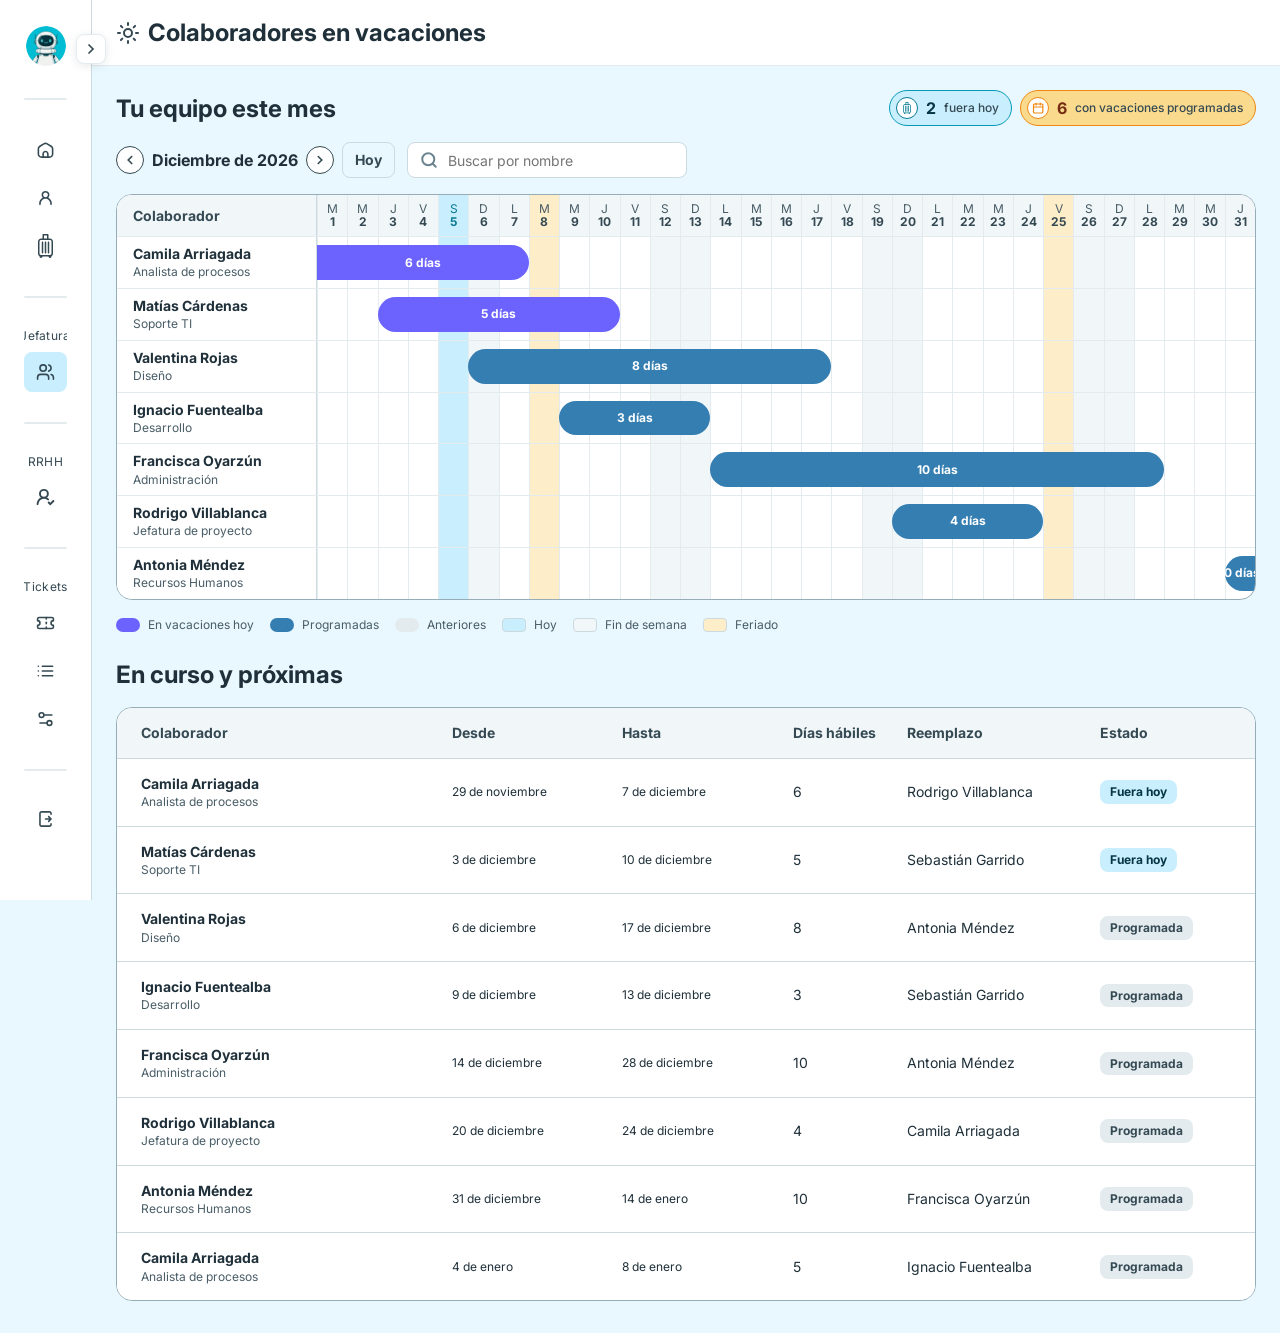
<file: colaboradores-en-vacaciones.html>
<!doctype html>
<html lang="es">
  <head>
    <link rel="icon" type="image/svg+xml" href="assets/home/favicon.svg" />
    <meta charset="UTF-8" />
    <meta name="viewport" content="width=device-width, initial-scale=1.0" />
    <title>Colaboradores en vacaciones · Intranet 2.0</title>
    <link rel="preconnect" href="https://fonts.googleapis.com" />
    <link rel="preconnect" href="https://fonts.gstatic.com" crossorigin />
    <link
      href="https://fonts.googleapis.com/css2?family=Inter:wght@400;500;600;700&display=swap"
      rel="stylesheet"
    />
    <link rel="stylesheet" href="css/sistema/01-tokens.css" />
    <link rel="stylesheet" href="css/sistema/02-base.css" />
    <link rel="stylesheet" href="css/sistema/03-layout.css" />
    <link rel="stylesheet" href="css/sistema/04-components.css" />
    <link rel="stylesheet" href="css/sistema/05-sidebar.css" />
    <link rel="stylesheet" href="css/pantallas/colaboradores-en-vacaciones.css" />
  </head>
  <body data-pagina="en-vacaciones" class="s-envac">
    <!-- ========================================================================
     COLABORADORES EN VACACIONES · propuesta de diseño, con datos de muestra.

     La ve la jefatura: cuelga de «Vacaciones de tu equipo», junto a
     Solicitudes y Seguimiento. Muestra solo tramos YA APROBADOS; los
     pendientes se resuelven en aprobaciones.html.

     DECISIONES DE DISEÑO, para discutir
       · El calendario es una línea de tiempo —una fila por persona, una
         columna por día— y no una grilla de mes. La pregunta de una
         jefatura no es «¿qué día es feriado?» sino «¿cuántos de los míos
         se van la misma semana?», y los cruces solo se ven así.
       · En el calendario aparece solo quien tiene vacaciones en el mes que
         se está mirando. Si se quiere ver el equipo completo, con las
         filas vacías de quienes se quedan, es cambiar el filtro de
         pintaCalendario() y nada más.
       · La tabla lista lo que está en curso y lo que viene, en ese orden.
         Lo ya terminado vive en el panel de seguimiento.
       · El tramo que incluye hoy va en el color de acción, más fuerte que
         el resto: es el dato que se viene a buscar.
       · Fines de semana, feriados y el día de hoy se marcan en el fondo de
         la columna, para poder contar días hábiles a ojo.
       · Los días que se cuentan son hábiles de lunes a viernes: el sábado
         es inhábil para vacaciones (artículo 69 del Código del Trabajo).
       · El mes y el buscador van juntos encima de la rejilla: cambiar de
         mes es la acción principal y en la cabecera quedaba escondida.
       · El buscador filtra las dos vistas a la vez. Si filtrara solo una,
         las dos mitades de la pantalla dirían cosas distintas.
       · La línea de tiempo tiene alto máximo y se desplaza dentro de su
         tarjeta, con la cabecera de días pegada arriba. La tabla pagina
         de a diez. Las dos cosas salen de probar la pantalla con un
         equipo de 50 personas; con ocho no se notan.
       · O paginación o scroll, nunca las dos en la misma lista.

     DATOS
     js/colaboradores-en-vacaciones.js trae EQUIPO y TRAMOS de muestra, y
     los genera contados desde hoy para que la maqueta no caduque. Los
     feriados salen de js/festivos-chile.js, el mismo archivo que usa la
     lista del home.
     ======================================================================== -->

    <a class="u-skip-link" href="#contenido">Saltar al contenido</a>

    <!-- Sprite de iconos: se usan con <use href="#i-nombre"> -->
    <svg xmlns="http://www.w3.org/2000/svg" aria-hidden="true" focusable="false"
         style="position:absolute;width:0;height:0;overflow:hidden">
      <symbol id="i-sun" viewBox="0 0 24 24" fill="none" stroke="currentColor" stroke-width="2" stroke-linecap="round" stroke-linejoin="round">
    <circle cx="12" cy="12" r="4"/><path d="M12 2v2"/><path d="M12 20v2"/><path d="m4.93 4.93 1.41 1.41"/><path d="m17.66 17.66 1.41 1.41"/><path d="M2 12h2"/><path d="M20 12h2"/><path d="m6.34 17.66-1.41 1.41"/><path d="m19.07 4.93-1.41 1.41"/>
  </symbol>
      <symbol id="i-maleta" viewBox="0 0 22.5 36" fill="none">
        <g>
        <path d="M6.75 11.25C7.04837 11.25 7.33452 11.3685 7.54549 11.5795C7.75647 11.7905 7.875 12.0766 7.875 12.375V28.125C7.875 28.4234 7.75647 28.7095 7.54549 28.9205C7.33452 29.1315 7.04837 29.25 6.75 29.25C6.45163 29.25 6.16548 29.1315 5.95451 28.9205C5.74353 28.7095 5.625 28.4234 5.625 28.125V12.375C5.625 12.0766 5.74353 11.7905 5.95451 11.5795C6.16548 11.3685 6.45163 11.25 6.75 11.25ZM11.25 11.25C11.5484 11.25 11.8345 11.3685 12.0455 11.5795C12.2565 11.7905 12.375 12.0766 12.375 12.375V28.125C12.375 28.4234 12.2565 28.7095 12.0455 28.9205C11.8345 29.1315 11.5484 29.25 11.25 29.25C10.9516 29.25 10.6655 29.1315 10.4545 28.9205C10.2435 28.7095 10.125 28.4234 10.125 28.125V12.375C10.125 12.0766 10.2435 11.7905 10.4545 11.5795C10.6655 11.3685 10.9516 11.25 11.25 11.25ZM15.75 11.25C16.0484 11.25 16.3345 11.3685 16.5455 11.5795C16.7565 11.7905 16.875 12.0766 16.875 12.375V28.125C16.875 28.4234 16.7565 28.7095 16.5455 28.9205C16.3345 29.1315 16.0484 29.25 15.75 29.25C15.4516 29.25 15.1655 29.1315 14.9545 28.9205C14.7435 28.7095 14.625 28.4234 14.625 28.125V12.375C14.625 12.0766 14.7435 11.7905 14.9545 11.5795C15.1655 11.3685 15.4516 11.25 15.75 11.25Z" fill="currentColor"/>
        <path d="M7.875 0C7.57663 0 7.29048 0.118526 7.07951 0.329505C6.86853 0.540483 6.75 0.826631 6.75 1.125V6.75H4.5C3.30653 6.75 2.16193 7.22411 1.31802 8.06802C0.474106 8.91193 9.80561e-08 10.0565 9.80561e-08 11.25V29.25C-0.000167649 30.0537 0.214893 30.8427 0.622835 31.5351C1.03078 32.2276 1.61671 32.7981 2.31975 33.1875C2.23526 33.52 2.2277 33.8674 2.29764 34.2033C2.36759 34.5392 2.5132 34.8547 2.7234 35.1259C2.93361 35.3971 3.20287 35.6167 3.51072 35.7682C3.81857 35.9197 4.15691 35.9989 4.5 36C5.09674 36 5.66903 35.7629 6.09099 35.341C6.51295 34.919 6.75 34.3467 6.75 33.75H15.75C15.7509 34.0688 15.8196 34.3838 15.9515 34.6741C16.0834 34.9644 16.2755 35.2233 16.5151 35.4338C16.7546 35.6442 17.0361 35.8013 17.341 35.8947C17.6459 35.9881 17.9671 36.0156 18.2834 35.9754C18.5997 35.9353 18.9039 35.8283 19.1757 35.6617C19.4476 35.4951 19.6809 35.2726 19.8602 35.009C20.0396 34.7454 20.1609 34.4467 20.2161 34.1327C20.2712 33.8186 20.259 33.4965 20.1802 33.1875C20.8833 32.7981 21.4692 32.2276 21.8772 31.5351C22.2851 30.8427 22.5002 30.0537 22.5 29.25V11.25C22.5 10.0565 22.0259 8.91193 21.182 8.06802C20.3381 7.22411 19.1935 6.75 18 6.75H15.75V1.125C15.75 0.826631 15.6315 0.540483 15.4205 0.329505C15.2095 0.118526 14.9234 0 14.625 0L7.875 0ZM13.5 6.75H9V2.25H13.5V6.75ZM20.25 29.25C20.25 29.8467 20.0129 30.419 19.591 30.841C19.169 31.2629 18.5967 31.5 18 31.5H4.5C3.90326 31.5 3.33097 31.2629 2.90901 30.841C2.48705 30.419 2.25 29.8467 2.25 29.25V11.25C2.25 10.6533 2.48705 10.081 2.90901 9.65901C3.33097 9.23705 3.90326 9 4.5 9H18C18.5967 9 19.169 9.23705 19.591 9.65901C20.0129 10.081 20.25 10.6533 20.25 11.25V29.25Z" fill="currentColor"/>
        </g>
      </symbol>
      <symbol id="i-calendar" viewBox="0 0 18 18" fill="none">
        <g>
        <path d="M12.3611 1.5V4.5M2.25 7.5H16.25M6.13889 1.5V4.5M16.25 8.50725V4.5C16.25 4.10218 16.0861 3.72064 15.7944 3.43934C15.5027 3.15804 15.107 3 14.6944 3H3.80556C3.393 3 2.99733 3.15804 2.70561 3.43934C2.41389 3.72064 2.25 4.10218 2.25 4.5V15C2.25 15.3978 2.41389 15.7794 2.70561 16.0607C2.99733 16.342 3.393 16.5 3.80556 16.5H10.8056H14.25C15.3546 16.5 16.25 15.6046 16.25 14.5V8.50725Z" stroke="currentColor" stroke-width="1.8" stroke-linecap="round"/>
        </g>
      </symbol>
      <symbol id="i-chevron-left" viewBox="0 0 17 17" fill="none">
        <g id="chevron-left">
        <path d="M10.625 12.75L6.375 8.5L10.625 4.25" stroke="currentColor" stroke-width="2" stroke-linecap="round"/>
        </g>
      </symbol>
      <symbol id="i-search" viewBox="0 0 18 18" fill="none">
        <g>
        <path d="M15.7501 15.7501L12.4951 12.4951M14.25 8.25C14.25 11.5637 11.5637 14.25 8.25 14.25C4.93629 14.25 2.25 11.5637 2.25 8.25C2.25 4.93629 4.93629 2.25 8.25 2.25C11.5637 2.25 14.25 4.93629 14.25 8.25Z" stroke="currentColor" stroke-width="2" stroke-linecap="round"/>
        </g>
      </symbol>
      <symbol id="i-chevron-right" viewBox="0 0 17 17" fill="none">
        <g id="chevron-right">
        <path d="M6.375 12.75L10.625 8.5L6.375 4.25" stroke="currentColor" stroke-width="2" stroke-linecap="round"/>
        </g>
      </symbol>
    </svg>

    <div class="l-app">
      <!-- ■■■ INICIO · SIDEBAR — bloque desmontable: bórralo entero si la
         intranet ya trae su propia navegación. El layout no depende de él. ■■■ -->
      <!-- El menú lo pinta js/sidebar.js, igual en todas las pantallas -->
      <div data-sidebar-slot></div>
      <!-- ■■■ FIN · SIDEBAR ■■■ -->

      <div class="l-main">
        <header class="l-header">
          <div class="l-header__content">
            <div class="c-pagetitle">
              <svg class="c-icon" aria-hidden="true"><use href="#i-sun" /></svg>
              <h1 class="c-pagetitle__text">Colaboradores en vacaciones</h1>
            </div>
          </div>
        </header>

        <main class="l-body" id="contenido">
          <!-- ================================================================
               LÍNEA DE TIEMPO DEL MES
               ================================================================ -->
          <section class="l-section" aria-labelledby="t-calendario">
            <div class="c-sectionhead">
              <h2 class="c-sectionhead__title" id="t-calendario">Tu equipo este mes</h2>

              <div class="c-sectionhead__stats">
                <span class="c-stat c-stat--info">
                  <span class="c-stat__bubble">
                    <svg class="c-icon c-icon--maleta" aria-hidden="true">
                      <use href="#i-maleta" />
                    </svg>
                  </span>
                  <span class="c-stat__numero" data-stat-fuera>0</span>
                  <span class="c-stat__label">fuera hoy</span>
                </span>

                <span class="c-stat c-stat--warning">
                  <span class="c-stat__bubble">
                    <svg class="c-icon" aria-hidden="true"><use href="#i-calendar" /></svg>
                  </span>
                  <span class="c-stat__numero" data-stat-programadas>0</span>
                  <span class="c-stat__label">con vacaciones programadas</span>
                </span>
              </div>
            </div>

            <div class="s-envac__barraFiltros">
              <div class="s-envac__meses">
                <button class="c-iconbtn c-iconbtn--sm" type="button"
                        data-mes-anterior aria-label="Mes anterior">
                  <svg class="c-icon" aria-hidden="true"><use href="#i-chevron-left" /></svg>
                </button>
                <span class="s-envac__mes" data-timeline-mes aria-live="polite"></span>
                <button class="c-iconbtn c-iconbtn--sm" type="button"
                        data-mes-siguiente aria-label="Mes siguiente">
                  <svg class="c-icon" aria-hidden="true"><use href="#i-chevron-right" /></svg>
                </button>
                <button class="c-btn c-btn--neutro" type="button" data-mes-hoy>Hoy</button>
              </div>

              <label class="c-search">
                <svg class="c-icon" aria-hidden="true"><use href="#i-search" /></svg>
                <span class="u-visually-hidden">Buscar colaborador</span>
                <input
                  class="c-search__input"
                  type="search"
                  data-buscar
                  placeholder="Buscar por nombre"
                />
              </label>
            </div>

            <!-- La rejilla la pinta js/colaboradores-en-vacaciones.js -->
            <div class="s-envac__scroll">
              <div class="s-envac__grilla" data-timeline></div>
            </div>

            <div class="c-empty c-empty--compact" data-timeline-vacio hidden
                 data-titulo="Nadie tiene vacaciones este mes"
                 data-texto="Cuando apruebes una solicitud de tu equipo aparecerá acá.">
              <span class="c-empty__bubble">
                <svg class="c-icon" aria-hidden="true"><use href="#i-calendar" /></svg>
              </span>
              <p class="c-empty__title">Nadie tiene vacaciones este mes</p>
              <p class="c-empty__text">
                Cuando apruebes una solicitud de tu equipo aparecerá acá.
              </p>
            </div>

            <ul class="s-envac__leyenda">
              <li>
                <span class="s-envac__muestra s-envac__muestra--curso"></span>
                En vacaciones hoy
              </li>
              <li>
                <span class="s-envac__muestra s-envac__muestra--vacaciones"></span>
                Programadas
              </li>
              <li>
                <span class="s-envac__muestra s-envac__muestra--pasada"></span>
                Anteriores
              </li>
              <li><span class="s-envac__muestra s-envac__hoy"></span>Hoy</li>
              <li><span class="s-envac__muestra s-envac__finde"></span>Fin de semana</li>
              <li><span class="s-envac__muestra s-envac__feriado"></span>Feriado</li>
            </ul>
          </section>

          <!-- ================================================================
               TABLA · en curso y próximas
               ================================================================ -->
          <section class="l-section" aria-labelledby="t-tabla">
            <div class="c-sectionhead">
              <h2 class="c-sectionhead__title" id="t-tabla">En curso y próximas</h2>
            </div>

            <table class="c-table">
              <caption class="u-visually-hidden">
                Vacaciones aprobadas en curso y programadas del equipo
              </caption>
              <colgroup>
                <col class="s-envac__col--persona" />
                <col class="s-envac__col--fecha" />
                <col class="s-envac__col--fecha" />
                <col class="s-envac__col--dias" />
                <col class="s-envac__col--reemplazo" />
                <col class="s-envac__col--estado" />
              </colgroup>
              <thead>
                <tr>
                  <th scope="col">Colaborador</th>
                  <th scope="col">Desde</th>
                  <th scope="col">Hasta</th>
                  <th scope="col" class="c-table__dias">Días hábiles</th>
                  <th scope="col">Reemplazo</th>
                  <th scope="col" class="c-table__estado">Estado</th>
                </tr>
              </thead>
              <tbody data-tabla></tbody>
            </table>

            <nav class="c-pagination" data-paginacion aria-label="Paginación de la tabla" hidden>
              <p class="c-pagination__note" data-paginacion-nota></p>
              <div class="c-pagination__nav">
                <button class="c-iconbtn c-iconbtn--sm" type="button"
                        data-pag="-1" aria-label="Página anterior">
                  <svg class="c-icon" aria-hidden="true"><use href="#i-chevron-left" /></svg>
                </button>
                <button class="c-iconbtn c-iconbtn--sm" type="button"
                        data-pag="1" aria-label="Página siguiente">
                  <svg class="c-icon" aria-hidden="true"><use href="#i-chevron-right" /></svg>
                </button>
              </div>
            </nav>

            <div class="c-empty c-empty--compact" data-tabla-vacia hidden
                 data-titulo="No hay vacaciones en curso ni programadas"
                 data-texto="Todo tu equipo está trabajando y nadie tiene días aprobados por delante.">
              <span class="c-empty__bubble">
                <svg class="c-icon c-icon--maleta" aria-hidden="true">
                  <use href="#i-maleta" />
                </svg>
              </span>
              <p class="c-empty__title">No hay vacaciones en curso ni programadas</p>
              <p class="c-empty__text">
                Todo tu equipo está trabajando y nadie tiene días aprobados por
                delante.
              </p>
            </div>
          </section>
        </main>
      </div>
    </div>

    <script src="js/sidebar.js" defer></script>
    <!-- festivos-chile.js va antes: expone getChileHolidays(), que la
         pantalla usa para marcar feriados y contar días hábiles. -->
    <script src="js/festivos-chile.js" defer></script>
    <script src="js/colaboradores-en-vacaciones.js" defer></script>
  </body>
</html>
</file>
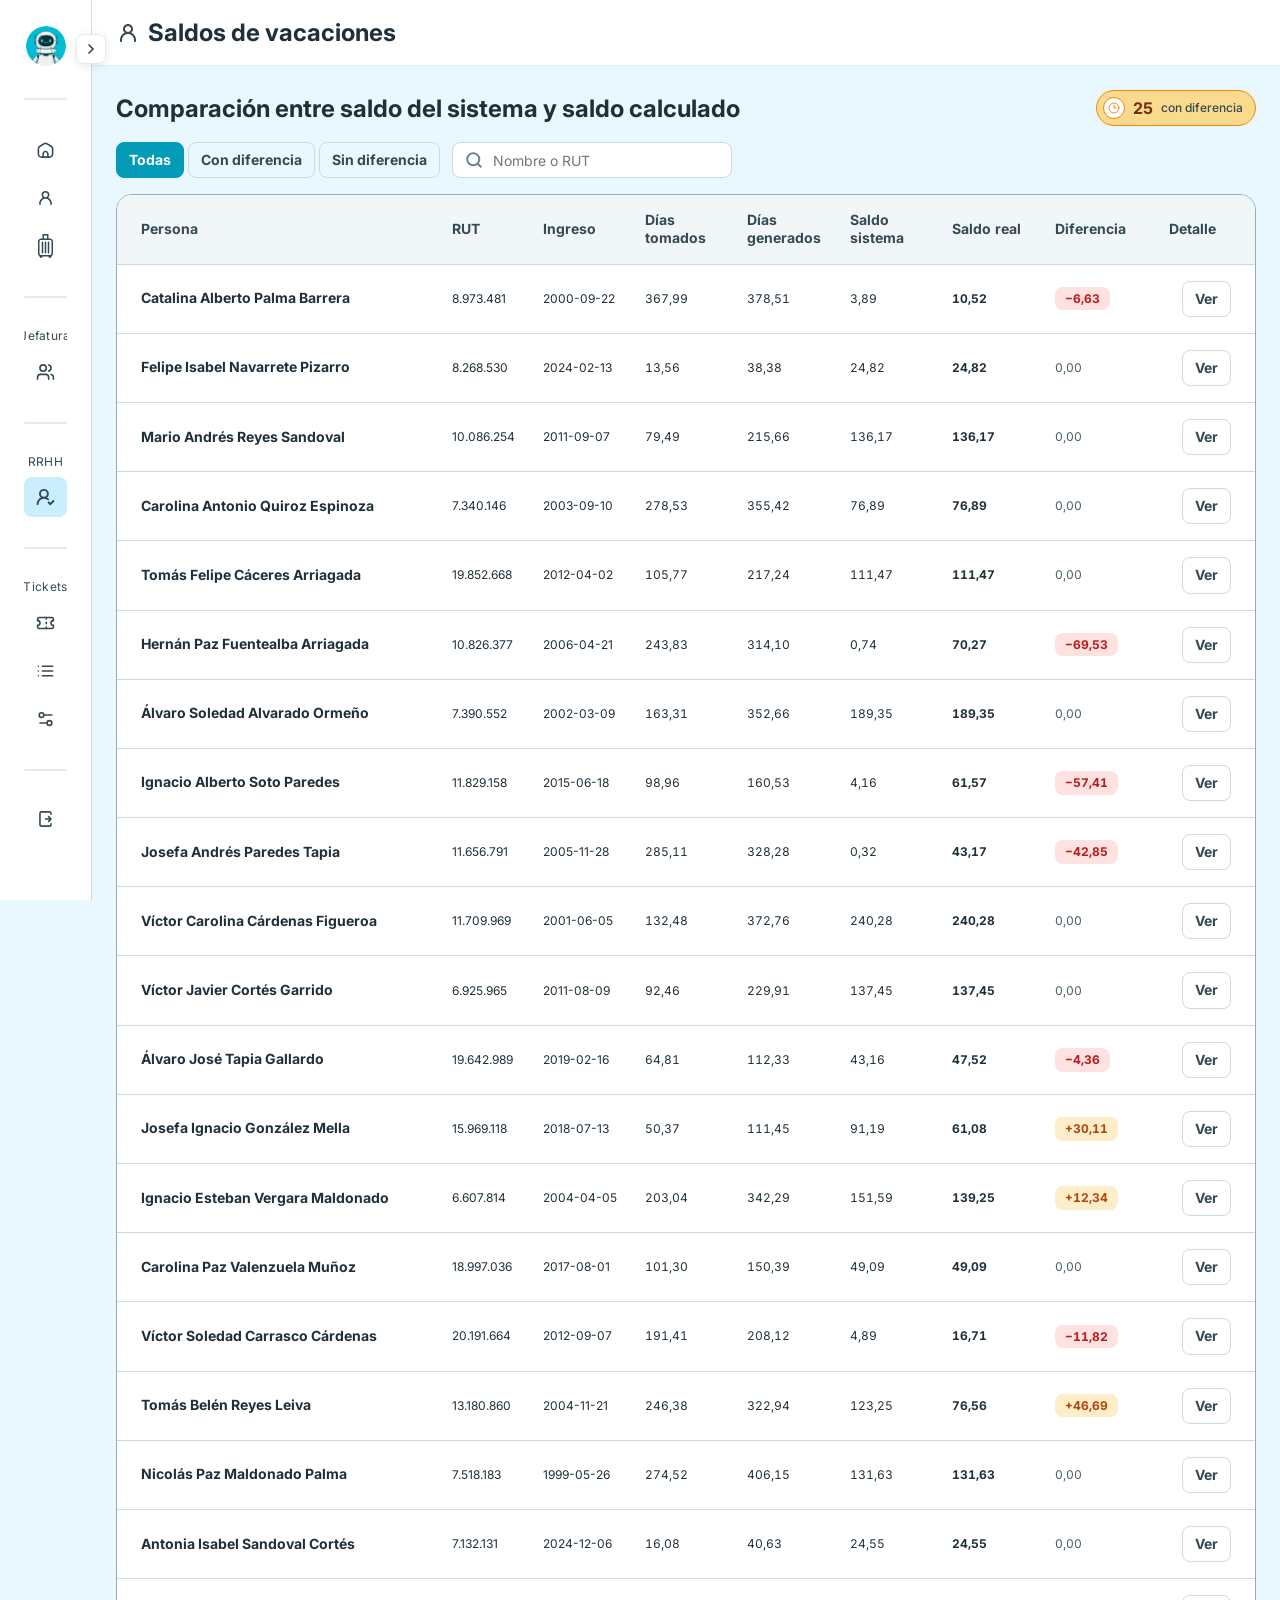
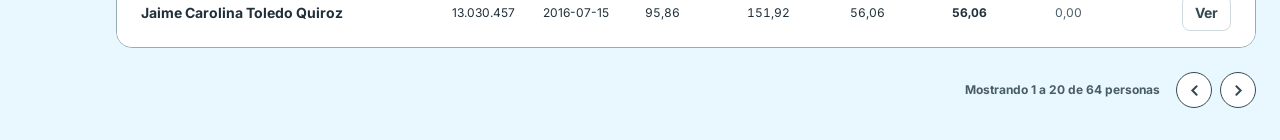
<file: informe-colaborador.html>
<!doctype html>
<html lang="es">
  <head>
    <link rel="icon" type="image/svg+xml" href="assets/home/favicon.svg" />
    <meta charset="UTF-8" />
    <meta name="viewport" content="width=device-width, initial-scale=1" />
    <title>Informe por colaborador · Intranet 2.0</title>

    <link rel="preconnect" href="https://fonts.googleapis.com" />
    <link rel="preconnect" href="https://fonts.gstatic.com" crossorigin />
    <link
      href="https://fonts.googleapis.com/css2?family=Inter:wght@400;500;700;800;900&display=swap"
      rel="stylesheet"
    />

    <link rel="stylesheet" href="css/sistema/01-tokens.css" />
    <link rel="stylesheet" href="css/sistema/02-base.css" />
    <link rel="stylesheet" href="css/sistema/03-layout.css" />
    <link rel="stylesheet" href="css/sistema/04-components.css" />
    <link rel="stylesheet" href="css/sistema/05-sidebar.css" />
    <link rel="stylesheet" href="css/pantallas/informe-colaborador.css" />
  </head>

  <body data-pagina="informe">
    <!-- ========================================================================
     INFORME POR COLABORADOR · propuesta de diseño, con datos de muestra.

     Vista de RRHH. Se abre desde el botón "Ver" de la tabla de saldos y
     reemplaza al modal actual.

     DECISIONES DE DISEÑO, para discutir
       · Va en drawer y no en modal: RRHH revisa en serie, y el drawer deja la
         tabla visible detrás para seguir comparando contra la fila.
       · La cabecera queda fija y lleva anterior/siguiente, para recorrer la
         lista sin cerrar y volver a buscar.
       · No hay selector de colaborador: la persona ya quedó elegida al abrir
         la fila. El que había permitía irse a otra sin cerrar, y dejaba el
         informe mostrando a alguien distinto del que estabas revisando.
       · Arriba va la conciliación y no seis cifras sueltas: el saldo calculado
         se arma paso a paso y la diferencia contra el sistema cierra el bloque.
         Esa diferencia es la razón por la que alguien entra acá.
       · Los datos de solo lectura van como texto, no como inputs deshabilitados.
       · Las tablas del modal pasan a listas: ocho columnas no caben en un
         drawer sin scroll horizontal, y acá no hay nada que ordenar ni comparar
         entre filas.

     COMPONENTES NUEVOS QUE PIDE ESTA PANTALLA
       .c-recon     conciliación de saldo
       .c-periodos  saldo por periodo anual
       .c-records   lista de movimientos históricos
       .c-subhead   cabecera de subsección con contador
       .c-metaline  línea de metadatos
       .c-drawer--lg  drawer de 720px con cabecera fija

     PENDIENTE DE DEFINIR CON USTEDES
       · Las dos acciones por fila del modal actual (los puntos de color) no
         están acá: hacen falta los iconos y decidir si RRHH debe poder editar o
         borrar un registro histórico desde un informe.
       · Los periodos vencidos podrían ir marcados; falta el criterio.

     Sin JavaScript de lógica: carga componentes.js para abrir y cerrar.
     ======================================================================== -->

    <a class="u-skip-link" href="#contenido">Saltar al contenido</a>

    <!-- Sprite de iconos: se usan con <use href="#i-nombre"> -->
    <svg xmlns="http://www.w3.org/2000/svg" aria-hidden="true" focusable="false"
         style="position:absolute;width:0;height:0;overflow:hidden">
      <symbol id="i-maleta" viewBox="0 0 22.5 36" fill="none">
        <g>
        <path d="M6.75 11.25C7.04837 11.25 7.33452 11.3685 7.54549 11.5795C7.75647 11.7905 7.875 12.0766 7.875 12.375V28.125C7.875 28.4234 7.75647 28.7095 7.54549 28.9205C7.33452 29.1315 7.04837 29.25 6.75 29.25C6.45163 29.25 6.16548 29.1315 5.95451 28.9205C5.74353 28.7095 5.625 28.4234 5.625 28.125V12.375C5.625 12.0766 5.74353 11.7905 5.95451 11.5795C6.16548 11.3685 6.45163 11.25 6.75 11.25ZM11.25 11.25C11.5484 11.25 11.8345 11.3685 12.0455 11.5795C12.2565 11.7905 12.375 12.0766 12.375 12.375V28.125C12.375 28.4234 12.2565 28.7095 12.0455 28.9205C11.8345 29.1315 11.5484 29.25 11.25 29.25C10.9516 29.25 10.6655 29.1315 10.4545 28.9205C10.2435 28.7095 10.125 28.4234 10.125 28.125V12.375C10.125 12.0766 10.2435 11.7905 10.4545 11.5795C10.6655 11.3685 10.9516 11.25 11.25 11.25ZM15.75 11.25C16.0484 11.25 16.3345 11.3685 16.5455 11.5795C16.7565 11.7905 16.875 12.0766 16.875 12.375V28.125C16.875 28.4234 16.7565 28.7095 16.5455 28.9205C16.3345 29.1315 16.0484 29.25 15.75 29.25C15.4516 29.25 15.1655 29.1315 14.9545 28.9205C14.7435 28.7095 14.625 28.4234 14.625 28.125V12.375C14.625 12.0766 14.7435 11.7905 14.9545 11.5795C15.1655 11.3685 15.4516 11.25 15.75 11.25Z" fill="currentColor"/>
        <path d="M7.875 0C7.57663 0 7.29048 0.118526 7.07951 0.329505C6.86853 0.540483 6.75 0.826631 6.75 1.125V6.75H4.5C3.30653 6.75 2.16193 7.22411 1.31802 8.06802C0.474106 8.91193 9.80561e-08 10.0565 9.80561e-08 11.25V29.25C-0.000167649 30.0537 0.214893 30.8427 0.622835 31.5351C1.03078 32.2276 1.61671 32.7981 2.31975 33.1875C2.23526 33.52 2.2277 33.8674 2.29764 34.2033C2.36759 34.5392 2.5132 34.8547 2.7234 35.1259C2.93361 35.3971 3.20287 35.6167 3.51072 35.7682C3.81857 35.9197 4.15691 35.9989 4.5 36C5.09674 36 5.66903 35.7629 6.09099 35.341C6.51295 34.919 6.75 34.3467 6.75 33.75H15.75C15.7509 34.0688 15.8196 34.3838 15.9515 34.6741C16.0834 34.9644 16.2755 35.2233 16.5151 35.4338C16.7546 35.6442 17.0361 35.8013 17.341 35.8947C17.6459 35.9881 17.9671 36.0156 18.2834 35.9754C18.5997 35.9353 18.9039 35.8283 19.1757 35.6617C19.4476 35.4951 19.6809 35.2726 19.8602 35.009C20.0396 34.7454 20.1609 34.4467 20.2161 34.1327C20.2712 33.8186 20.259 33.4965 20.1802 33.1875C20.8833 32.7981 21.4692 32.2276 21.8772 31.5351C22.2851 30.8427 22.5002 30.0537 22.5 29.25V11.25C22.5 10.0565 22.0259 8.91193 21.182 8.06802C20.3381 7.22411 19.1935 6.75 18 6.75H15.75V1.125C15.75 0.826631 15.6315 0.540483 15.4205 0.329505C15.2095 0.118526 14.9234 0 14.625 0L7.875 0ZM13.5 6.75H9V2.25H13.5V6.75ZM20.25 29.25C20.25 29.8467 20.0129 30.419 19.591 30.841C19.169 31.2629 18.5967 31.5 18 31.5H4.5C3.90326 31.5 3.33097 31.2629 2.90901 30.841C2.48705 30.419 2.25 29.8467 2.25 29.25V11.25C2.25 10.6533 2.48705 10.081 2.90901 9.65901C3.33097 9.23705 3.90326 9 4.5 9H18C18.5967 9 19.169 9.23705 19.591 9.65901C20.0129 10.081 20.25 10.6533 20.25 11.25V29.25Z" fill="currentColor"/>
        </g>
      </symbol>
      <symbol id="i-home" viewBox="0 0 24 24" fill="none">
        <g>
        <path fill-rule="evenodd" clip-rule="evenodd" d="M12 2.67773C11.0863 2.67773 10.1901 2.92808 9.40875 3.40159L4.40875 6.43159C3.67349 6.87714 3.06552 7.50477 2.64358 8.25383C2.22165 9.00289 1.99999 9.8481 2 10.7078V16.9998C2 18.3259 2.52678 19.5977 3.46447 20.5354C4.40215 21.473 5.67392 21.9998 7 21.9998H17C18.3261 21.9998 19.5978 21.473 20.5355 20.5354C21.4732 19.5977 22 18.3259 22 16.9998V10.7068C21.9998 9.8473 21.778 9.00212 21.3561 8.25329C20.9342 7.50446 20.3263 6.87704 19.5913 6.4316L14.5913 3.4016C13.8099 2.92809 12.9137 2.67773 12 2.67773ZM10.4453 5.11204C10.9141 4.82794 11.4518 4.67773 12 4.67773C12.5482 4.67773 13.0859 4.82794 13.5547 5.11204L18.5547 8.14204C18.9958 8.40931 19.3605 8.78577 19.6137 9.23507C19.8668 9.6843 19.9998 10.1912 20 10.7068V16.9998C20 17.7955 19.6839 18.5585 19.1213 19.1211C18.5587 19.6838 17.7956 19.9998 17 19.9998H16V16.9998C16 15.939 15.5786 14.9215 14.8284 14.1714C14.0783 13.4212 13.0609 12.9998 12 12.9998C10.9391 12.9998 9.92172 13.4212 9.17157 14.1714C8.42143 14.9215 8 15.939 8 16.9998V19.9998H7C6.20435 19.9998 5.44129 19.6838 4.87868 19.1211C4.31607 18.5585 4 17.7955 4 16.9998V10.7078C3.99999 10.192 4.13299 9.68483 4.38615 9.23539C4.63931 8.78595 5.00409 8.40938 5.44525 8.14205L10.4453 5.11204ZM13.4142 15.5856C13.7893 15.9607 14 16.4694 14 16.9998V19.9998H10V16.9998C10 16.4694 10.2107 15.9607 10.5858 15.5856C10.9609 15.2105 11.4696 14.9998 12 14.9998C12.5304 14.9998 13.0391 15.2105 13.4142 15.5856Z" fill="currentColor"/>
        </g>
      </symbol>
      <symbol id="i-user" viewBox="0 0 24 24" fill="none">
        <g>
        <path fill-rule="evenodd" clip-rule="evenodd" d="M12 3C10.6739 3 9.40215 3.52678 8.46447 4.46447C7.52678 5.40215 7 6.67392 7 8C7 9.32608 7.52678 10.5979 8.46447 11.5355C8.53043 11.6015 8.59804 11.6654 8.66721 11.7273C7.81069 12.1198 7.02217 12.6641 6.34314 13.3431C4.84285 14.8434 4 16.8783 4 19V20C4 20.5523 4.44771 21 5 21C5.55228 21 6 20.5523 6 20V19C6 17.4087 6.63214 15.8826 7.75736 14.7574C8.88258 13.6321 10.4087 13 12 13C13.5913 13 15.1174 13.6321 16.2426 14.7574C17.3679 15.8826 18 17.4087 18 19V20C18 20.5523 18.4477 21 19 21C19.5523 21 20 20.5523 20 20V19C20 16.8783 19.1571 14.8434 17.6569 13.3431C16.9778 12.6641 16.1893 12.1198 15.3328 11.7273C15.402 11.6654 15.4696 11.6015 15.5355 11.5355C16.4732 10.5979 17 9.32608 17 8C17 6.67392 16.4732 5.40215 15.5355 4.46447C14.5979 3.52678 13.3261 3 12 3ZM9.87868 5.87868C10.4413 5.31607 11.2043 5 12 5C12.7956 5 13.5587 5.31607 14.1213 5.87868C14.6839 6.44129 15 7.20435 15 8C15 8.79565 14.6839 9.55871 14.1213 10.1213C13.5587 10.6839 12.7956 11 12 11C11.2043 11 10.4413 10.6839 9.87868 10.1213C9.31607 9.55871 9 8.79565 9 8C9 7.20435 9.31607 6.44129 9.87868 5.87868Z" fill="currentColor"/>
        </g>
      </symbol>
      <symbol id="i-log-out" viewBox="0 0 20 20" fill="none">
        <g>
        <g>
        <path d="M5.83333 1.66667C5.17029 1.66667 4.53441 1.93006 4.06557 2.3989C3.59673 2.86774 3.33333 3.50363 3.33333 4.16667V15.8333C3.33333 16.4964 3.59673 17.1323 4.06557 17.6011C4.53441 18.0699 5.17029 18.3333 5.83333 18.3333H14.1667C14.8297 18.3333 15.4656 18.0699 15.9344 17.6011C16.4033 17.1323 16.6667 16.4964 16.6667 15.8333V15C16.6667 14.5398 16.2936 14.1667 15.8333 14.1667C15.3731 14.1667 15 14.5398 15 15V15.8333C15 16.0543 14.9122 16.2663 14.7559 16.4226C14.5996 16.5789 14.3877 16.6667 14.1667 16.6667H5.83333C5.61232 16.6667 5.40036 16.5789 5.24408 16.4226C5.0878 16.2663 5 16.0543 5 15.8333V4.16667C5 3.94565 5.0878 3.73369 5.24408 3.57741C5.40036 3.42113 5.61232 3.33333 5.83333 3.33333H14.1667C14.3877 3.33333 14.5996 3.42113 14.7559 3.57741C14.9122 3.73369 15 3.94565 15 4.16667V5C15 5.46024 15.3731 5.83333 15.8333 5.83333C16.2936 5.83333 16.6667 5.46024 16.6667 5V4.16667C16.6667 3.50362 16.4033 2.86774 15.9344 2.3989C15.4656 1.93006 14.8297 1.66667 14.1667 1.66667H5.83333Z" fill="currentColor"/>
        <path d="M13.9226 6.91074C13.5972 6.58531 13.0695 6.58531 12.7441 6.91074C12.4186 7.23618 12.4186 7.76382 12.7441 8.08926L13.8215 9.16667H10C9.53976 9.16667 9.16667 9.53976 9.16667 10C9.16667 10.4602 9.53976 10.8333 10 10.8333H13.8215L12.7441 11.9107C12.4186 12.2362 12.4186 12.7638 12.7441 13.0893C13.0695 13.4147 13.5972 13.4147 13.9226 13.0893L16.4226 10.5893C16.748 10.2638 16.748 9.73618 16.4226 9.41074L13.9226 6.91074Z" fill="currentColor"/>
        </g>
        </g>
      </symbol>
      <symbol id="i-chevron" viewBox="0 0 16 16" fill="none">
        <g>
        <path d="M4.4714 5.5286C4.21105 5.26825 3.78894 5.26825 3.5286 5.5286C3.26825 5.78895 3.26825 6.21106 3.5286 6.4714L7.5286 10.4714C7.78894 10.7318 8.21105 10.7318 8.4714 10.4714L12.4714 6.4714C12.7318 6.21106 12.7318 5.78895 12.4714 5.5286C12.2111 5.26825 11.7889 5.26825 11.5286 5.5286L8 9.05719L4.4714 5.5286Z" fill="currentColor"/>
        </g>
      </symbol>
      <symbol id="i-chevron-down" viewBox="0 0 16 16" fill="none">
        <g id="chevron-down">
        <path d="M4 6L8 10L12 6" stroke="currentColor" stroke-width="1.7" stroke-linecap="round"/>
        </g>
      </symbol>
      <symbol id="i-chevron-left" viewBox="0 0 17 17" fill="none">
        <g id="chevron-left">
        <path d="M10.625 12.75L6.375 8.5L10.625 4.25" stroke="currentColor" stroke-width="2" stroke-linecap="round"/>
        </g>
      </symbol>
      <symbol id="i-chevron-right" viewBox="0 0 17 17" fill="none">
        <g id="chevron-right">
        <path d="M6.375 12.75L10.625 8.5L6.375 4.25" stroke="currentColor" stroke-width="2" stroke-linecap="round"/>
        </g>
      </symbol>
      <symbol id="i-check" viewBox="0 0 16 16" fill="none">
        <path d="M3.5 8.5L6.5 11.5L12.5 4.5" stroke="currentColor" stroke-width="1.7" stroke-linecap="round" stroke-linejoin="round"/>
      </symbol>
      <symbol id="i-cross" viewBox="0 0 16 16" fill="none">
        <g>
        <path d="M12 4L4 12M4 4L12 12" stroke="currentColor" stroke-width="1.33333"/>
        </g>
      </symbol>
      <symbol id="i-clock" viewBox="0 0 13 13" fill="none">
        <g id="clock-3" clip-path="url(#clock-clip0_0_4)">
        <path d="M6.5 3.24974V6.5H8.66684M11.9171 6.5C11.9171 9.49178 9.49178 11.9171 6.5 11.9171C3.50822 11.9171 1.0829 9.49178 1.0829 6.5C1.0829 3.50822 3.50822 1.0829 6.5 1.0829C9.49178 1.0829 11.9171 3.50822 11.9171 6.5Z" stroke="currentColor" stroke-linecap="round"/>
        </g>
        <defs>
        <clipPath id="clock-clip0_0_4">
        <rect width="13" height="13" fill="white"/>
        </clipPath>
        </defs>
      </symbol>
      <symbol id="i-calendar-salida" viewBox="0 0 18 18" fill="none">
        <g>
        <path d="M16.5006 13.5004L13.5005 16.5006L10.5003 13.5004M13.5005 16.5006V10.5001M12.0004 1.4994V4.49964M15.7506 8.51546V4.49964C15.7506 4.10178 15.5925 3.72022 15.3112 3.43889C15.0299 3.15757 14.6483 2.99952 14.2505 2.99952H3.75006C3.35222 2.99952 2.97067 3.15757 2.68936 3.43889C2.40804 3.72022 2.25 4.10178 2.25 4.49964V15.0005C2.25 15.3983 2.40804 15.7799 2.68936 16.0612C2.97067 16.3426 3.35222 16.5006 3.75006 16.5006H9.25754M2.25 7.49988H15.7506M6.00016 1.4994V4.49964" stroke="currentColor" stroke-width="1.8" stroke-linecap="round"/>
        </g>
      </symbol>
      <symbol id="i-calendar-regreso" viewBox="0 0 18 18" fill="none">
        <g>
        <path d="M16.5006 13.5004L13.5005 10.5001L10.5003 13.5004M13.5005 10.5001V16.5006M12.0004 1.4994V4.49964M15.7506 8.50721V4.49964C15.7506 4.10178 15.5925 3.72022 15.3112 3.43889C15.0299 3.15757 14.6483 2.99952 14.2505 2.99952H3.75006C3.35222 2.99952 2.97067 3.15757 2.68936 3.43889C2.40804 3.72022 2.25 4.10178 2.25 4.49964V15.0005C2.25 15.3983 2.40804 15.7799 2.68936 16.0612C2.97067 16.3426 3.35222 16.5006 3.75006 16.5006H10.5003M2.25 7.49988H15.7506M6.00016 1.4994V4.49964" stroke="currentColor" stroke-width="1.8" stroke-linecap="round"/>
        </g>
      </symbol>
      <symbol id="i-person-check" viewBox="0 0 18 18" fill="none">
        <g>
        <path d="M1.4994 15.75C1.49934 14.5953 1.83253 13.4651 2.45899 12.495C3.08544 11.5249 3.97855 10.7562 5.03113 10.2811C6.08371 9.80606 7.25104 9.64478 8.39302 9.81665C9.535 9.98853 10.6031 10.4863 11.4692 11.2501M12.0002 14.2497L13.5004 15.7497L16.5006 12.7497M11.2502 5.99991C11.2502 8.07093 9.57111 9.74982 7.49988 9.74982C5.42865 9.74982 3.74958 8.07093 3.74958 5.99991C3.74958 3.92889 5.42865 2.25 7.49988 2.25C9.57111 2.25 11.2502 3.92889 11.2502 5.99991Z" stroke="currentColor" stroke-width="1.8" stroke-linecap="round"/>
        </g>
      </symbol>
      <symbol id="i-send" viewBox="0 0 18 18" fill="none">
        <g clip-path="url(#send-clip0_0_46)">
        <path d="M16.3912 1.61039L8.18551 9.81435M10.9021 16.2635C10.9305 16.3345 10.9801 16.3951 11.044 16.4371C11.108 16.4791 11.1832 16.5006 11.2597 16.4987C11.3362 16.4967 11.4103 16.4714 11.472 16.4261C11.5337 16.3809 11.58 16.3178 11.6049 16.2455L16.4803 1.99596C16.5043 1.9295 16.5089 1.85759 16.4935 1.78863C16.4781 1.71967 16.4434 1.65651 16.3934 1.60655C16.3435 1.55659 16.2803 1.52189 16.2113 1.50652C16.1424 1.49114 16.0704 1.49572 16.004 1.51972L1.75278 6.39455C1.68039 6.41937 1.61733 6.46574 1.57206 6.52742C1.5268 6.58911 1.50148 6.66317 1.49952 6.73966C1.49756 6.81615 1.51905 6.8914 1.5611 6.95533C1.60315 7.01925 1.66376 7.06878 1.73477 7.09728L7.68278 9.48219C7.87081 9.55747 8.04165 9.67003 8.185 9.8131C8.32834 9.95618 8.44123 10.1268 8.51685 10.3147L10.9021 16.2635Z" stroke="currentColor" stroke-width="2" stroke-linecap="round"/>
        </g>
        <defs>
        <clipPath id="send-clip0_0_46">
        <rect width="18" height="18" fill="white"/>
        </clipPath>
        </defs>
      </symbol>
      <symbol id="i-send-plane" viewBox="0 0 14 14" fill="none">
        <g>
        <path d="M11.8592 2.14083C11.7488 2.03126 11.6104 1.95424 11.4591 1.91822C11.3078 1.8822 11.1496 1.88858 11.0017 1.93667L2.4675 4.78333C2.30922 4.83349 2.16936 4.92942 2.06558 5.05901C1.96179 5.18861 1.89874 5.34605 1.88438 5.51146C1.87002 5.67687 1.90501 5.84283 1.98492 5.98836C2.06482 6.1339 2.18607 6.2525 2.33333 6.32917L5.87417 8.07917L7.62417 11.6317C7.69451 11.7707 7.80214 11.8875 7.93503 11.9688C8.06792 12.0502 8.22084 12.093 8.37667 12.0925H8.435C8.60189 12.0802 8.76122 12.018 8.8923 11.914C9.02337 11.81 9.12013 11.6689 9.17 11.5092L12.0575 2.99833C12.1091 2.85129 12.1178 2.69263 12.0827 2.54082C12.0476 2.38901 11.9701 2.2503 11.8592 2.14083ZM2.82917 5.58833L10.2783 3.10333L6.1425 7.23917L2.82917 5.58833ZM8.4175 11.1708L6.76083 7.8575L10.8967 3.72167L8.4175 11.1708Z" fill="currentColor"/>
        </g>
      </symbol>
      <symbol id="i-download" viewBox="0 0 18 16" fill="none">
        <g>
        <path d="M1 11V15H17V11" stroke="currentColor" stroke-width="2" stroke-linecap="round" stroke-linejoin="round"/>
        <path d="M9 1V9" stroke="currentColor" stroke-width="2" stroke-linecap="round" stroke-linejoin="round"/>
        <path d="M5 5L9 9L13 5" stroke="currentColor" stroke-width="2" stroke-linecap="round" stroke-linejoin="round"/>
        </g>
      </symbol>
      <symbol id="i-filter" viewBox="0 0 18 18" fill="none">
        <g>
        <path d="M15 4.2C15 3.78 15 3.57 14.9175 3.4095C14.8458 3.2685 14.7313 3.15378 14.5905 3.08175C14.43 3 14.22 3 13.8 3H4.2C3.78 3 3.57 3 3.4095 3.08175C3.26838 3.15365 3.15365 3.26838 3.08175 3.4095C3 3.57 3 3.78 3 4.2V4.75275C3 4.9365 3 5.028 3.021 5.11425C3.03937 5.19103 3.06974 5.26444 3.111 5.33175C3.15675 5.40675 3.222 5.472 3.351 5.60175L7.14825 9.39825C7.278 9.528 7.34325 9.59325 7.389 9.66825C7.4305 9.73625 7.4605 9.80875 7.479 9.88575C7.5 9.97125 7.5 10.062 7.5 10.2412V13.8082C7.5 14.451 7.5 14.7727 7.635 14.9662C7.69357 15.0499 7.76862 15.1208 7.85554 15.1744C7.94247 15.2281 8.03944 15.2634 8.1405 15.2783C8.37375 15.3128 8.66175 15.1695 9.23625 14.8815L9.83625 14.5815C10.0777 14.4615 10.1977 14.4015 10.2855 14.3115C10.3633 14.232 10.4225 14.1362 10.4587 14.031C10.5 13.9125 10.5 13.7775 10.5 13.5082V10.2473C10.5 10.0635 10.5 9.972 10.521 9.88575C10.5394 9.80896 10.5697 9.73556 10.611 9.66825C10.656 9.59325 10.7213 9.52875 10.8488 9.40125L10.8517 9.39825L14.649 5.60175C14.778 5.472 14.8425 5.40675 14.889 5.33175C14.9305 5.26375 14.9605 5.19125 14.979 5.11425C15 5.0295 15 4.938 15 4.75875V4.2Z" stroke="currentColor" stroke-width="2" stroke-linecap="round" stroke-linejoin="round"/>
        </g>
      </symbol>
      <symbol id="i-calendar" viewBox="0 0 18 18" fill="none">
        <g>
        <path d="M12.3611 1.5V4.5M2.25 7.5H16.25M6.13889 1.5V4.5M16.25 8.50725V4.5C16.25 4.10218 16.0861 3.72064 15.7944 3.43934C15.5027 3.15804 15.107 3 14.6944 3H3.80556C3.393 3 2.99733 3.15804 2.70561 3.43934C2.41389 3.72064 2.25 4.10218 2.25 4.5V15C2.25 15.3978 2.41389 15.7794 2.70561 16.0607C2.99733 16.342 3.393 16.5 3.80556 16.5H10.8056H14.25C15.3546 16.5 16.25 15.6046 16.25 14.5V8.50725Z" stroke="currentColor" stroke-width="1.8" stroke-linecap="round"/>
        </g>
      </symbol>
      <symbol id="i-search" viewBox="0 0 18 18" fill="none">
        <g>
        <path d="M15.7501 15.7501L12.4951 12.4951M14.25 8.25C14.25 11.5637 11.5637 14.25 8.25 14.25C4.93629 14.25 2.25 11.5637 2.25 8.25C2.25 4.93629 4.93629 2.25 8.25 2.25C11.5637 2.25 14.25 4.93629 14.25 8.25Z" stroke="currentColor" stroke-width="2" stroke-linecap="round"/>
        </g>
      </symbol>
    </svg>
    <div class="l-app">
      <!-- El menú lo pinta js/sidebar.js, igual en todas las pantallas -->
      <div data-sidebar-slot></div>
      <div class="l-main">
        <header class="l-header">
          <div class="l-header__content">
            <div class="c-pagetitle">
              <svg class="c-icon" aria-hidden="true">
                <use href="#i-user" />
              </svg>
              <h1 class="c-pagetitle__text">Saldos de vacaciones</h1>
            </div>
          </div>
        </header>

        <main class="l-body" id="contenido">
          <section class="l-section" aria-labelledby="t-saldos">
            <div class="c-sectionhead">
              <h2 class="c-sectionhead__title" id="t-saldos">
                Comparación entre saldo del sistema y saldo calculado
              </h2>

              <div class="c-sectionhead__stats">
                <span class="c-stat c-stat--warning">
                  <span class="c-stat__bubble">
                    <svg class="c-icon" aria-hidden="true"><use href="#i-clock" /></svg>
                  </span>
                  <span class="c-stat__numero" data-stat-diferencia>0</span>
                  <span class="c-stat__label">con diferencia</span>
                </span>
              </div>
            </div>

            <div class="s-saldos__barra">
              <div class="s-saldos__segmentos" role="group" aria-label="Filtrar por diferencia">
                <button class="c-btn c-btn--neutro" type="button"
                        data-filtro="todas" aria-pressed="true">Todas</button>
                <button class="c-btn c-btn--neutro" type="button"
                        data-filtro="con" aria-pressed="false">Con diferencia</button>
                <button class="c-btn c-btn--neutro" type="button"
                        data-filtro="sin" aria-pressed="false">Sin diferencia</button>
              </div>

              <label class="c-search">
                <svg class="c-icon" aria-hidden="true"><use href="#i-search" /></svg>
                <span class="u-visually-hidden">Buscar persona</span>
                <input class="c-search__input" type="search" data-buscar
                       placeholder="Nombre o RUT" />
              </label>
            </div>

            <table class="c-table">
              <colgroup>
                <col class="s-saldos__col--persona" />
                <col class="s-saldos__col--rut" />
                <col class="s-saldos__col--ingreso" />
                <col class="s-saldos__col--tomados" />
                <col class="s-saldos__col--generados" />
                <col class="s-saldos__col--sistema" />
                <col class="s-saldos__col--real" />
                <col class="s-saldos__col--diferencia" />
                <col class="s-saldos__col--detalle" />
              </colgroup>

              <thead>
                <tr>
                  <th scope="col">Persona</th>
                  <th scope="col">RUT</th>
                  <th scope="col">Ingreso</th>
                  <th class="s-saldos__num" scope="col">Días tomados</th>
                  <th class="s-saldos__num" scope="col">Días generados</th>
                  <th class="s-saldos__num" scope="col">Saldo sistema</th>
                  <th class="s-saldos__num" scope="col">Saldo real</th>
                  <th class="s-saldos__num" scope="col">Diferencia</th>
                  <th class="s-saldos__detalle" scope="col">Detalle</th>
                </tr>
              </thead>

              <!-- Las filas las pinta js/informe-colaborador.js -->
              <tbody data-filas></tbody>
            </table>

            <div class="c-empty c-empty--compact" data-vacio hidden>
              <span class="c-empty__bubble">
                <svg class="c-icon" aria-hidden="true"><use href="#i-search" /></svg>
              </span>
              <p class="c-empty__title">Nadie coincide con la búsqueda</p>
              <p class="c-empty__text">Prueba con otro nombre, otro RUT u otro filtro.</p>
            </div>

            <nav class="c-pagination" data-paginacion aria-label="Paginación de saldos" hidden>
              <p class="c-pagination__note" data-paginacion-nota></p>
              <div class="c-pagination__nav">
                <button class="c-iconbtn" type="button" data-pag="-1" aria-label="Página anterior">
                  <svg class="c-icon" aria-hidden="true"><use href="#i-chevron-left" /></svg>
                </button>
                <button class="c-iconbtn" type="button" data-pag="1" aria-label="Página siguiente">
                  <svg class="c-icon" aria-hidden="true"><use href="#i-chevron-right" /></svg>
                </button>
              </div>
            </nav>
          </section>
        </main>
      </div>
    </div>

    <!-- DRAWER · informe por colaborador.
         Abrir con: document.getElementById('drawer-informe').showModal() -->
    <dialog
      class="c-modal c-drawer c-drawer--lg"
      id="drawer-informe"
      aria-labelledby="drawer-informe-titulo"
    >
      <!-- Cabecera fija: identifica a quién estás viendo y permite moverse por
           la lista sin cerrar. La posición y el nombre los pone el JS al abrirlo. -->
      <div class="c-modal__header">
        <span class="c-persona__datos">
          <span class="c-persona__nombre" id="drawer-informe-titulo" data-drawer-nombre>
            Tomás Eduardo Maldonado Paredes
          </span>
          <span class="c-persona__cargo" data-drawer-rut>RUT 15.456.569</span>
        </span>

        <div class="c-drawer__nav">
          <button class="c-iconbtn c-iconbtn--sm" type="button" aria-label="Colaborador anterior">
            <svg class="c-icon" aria-hidden="true"><use href="#i-chevron-left" /></svg>
          </button>
          <span class="c-drawer__pos" data-drawer-pos>1 de 64</span>
          <button class="c-iconbtn c-iconbtn--sm" type="button" aria-label="Colaborador siguiente">
            <svg class="c-icon" aria-hidden="true"><use href="#i-chevron-right" /></svg>
          </button>
          <button class="c-closebtn" type="button" data-cierra aria-label="Cerrar informe">
            <svg class="c-icon" aria-hidden="true"><use href="#i-cross" /></svg>
          </button>
        </div>
      </div>

      <div class="c-modal__body">
        <!-- Estado contractual: usar c-tag--inactivo cuando la persona ya no está -->
        <p class="c-metaline">
          <span class="c-tag c-tag--activo">Activo</span>
          <span class="c-metaline__sep">·</span>
          <span>Ingreso 01-01-2007</span>
          <span class="c-metaline__sep">·</span>
          <span>Ricardo Andrés Salgado Villalobos</span>
        </p>

        <!-- Conciliación: de dónde sale el saldo calculado y en cuánto difiere
             del que tiene cargado el sistema, que ya va en la columna "Saldo
             sistema" de la tabla. Si la diferencia es 0, cambiar
             c-recon__row--diff por c-recon__row--ok. -->
        <section aria-labelledby="t-conciliacion">
          <div class="c-subhead">
            <h3 class="c-subhead__title" id="t-conciliacion">Conciliación de saldo</h3>
          </div>

          <div class="c-recon">
            <div class="c-recon__row">
              <span class="c-recon__op" aria-hidden="true"></span>
              <span class="c-recon__label">Carga inicial</span>
              <span class="c-recon__num">65,00</span>
            </div>
            <div class="c-recon__row">
              <span class="c-recon__op" aria-hidden="true">+</span>
              <span class="c-recon__label">Días generados</span>
              <span class="c-recon__num">236,42</span>
            </div>
            <div class="c-recon__row">
              <span class="c-recon__op" aria-hidden="true">−</span>
              <span class="c-recon__label">Días tomados</span>
              <span class="c-recon__num">228,08</span>
            </div>
            <div class="c-recon__row c-recon__row--total">
              <span class="c-recon__op" aria-hidden="true">=</span>
              <span class="c-recon__label">Saldo calculado</span>
              <span class="c-recon__num">73,34</span>
            </div>
            <div class="c-recon__row c-recon__row--diff">
              <span class="c-recon__op" aria-hidden="true"></span>
              <span class="c-recon__label">Diferencia con el sistema</span>
              <span class="c-recon__num">−23,30</span>
            </div>
          </div>
        </section>

        <!-- Saldo por periodo. Arranca en 2021: el sistema es nuevo y no tiene
             nada anterior. Los periodos en cero llevan --vacio. -->
        <section aria-labelledby="t-periodos">
          <div class="c-subhead">
            <h3 class="c-subhead__title" id="t-periodos">Saldo por periodo</h3>
            <span class="c-subhead__count">6 periodos · 73,34 días</span>
          </div>

          <ul class="c-periodos">
            <li class="c-periodos__item">
              <span class="c-periodos__periodo">2026</span>
              <span class="c-periodos__dias">3,00</span>
            </li>
            <li class="c-periodos__item">
              <span class="c-periodos__periodo">2025</span>
              <span class="c-periodos__dias">32,34</span>
            </li>
            <li class="c-periodos__item">
              <span class="c-periodos__periodo">2024</span>
              <span class="c-periodos__dias">14,00</span>
            </li>
            <li class="c-periodos__item">
              <span class="c-periodos__periodo">2023</span>
              <span class="c-periodos__dias">15,00</span>
            </li>
            <li class="c-periodos__item">
              <span class="c-periodos__periodo">2022</span>
              <span class="c-periodos__dias">9,00</span>
            </li>
            <li class="c-periodos__item c-periodos__item--vacio">
              <span class="c-periodos__periodo">2021</span>
              <span class="c-periodos__dias">0,00</span>
            </li>
          </ul>
        </section>

        <!-- Historial de solicitudes. La observación solo se imprime si viene. -->
        <section aria-labelledby="t-solicitadas">
          <div class="c-subhead">
            <h3 class="c-subhead__title" id="t-solicitadas">Vacaciones solicitadas</h3>
            <span class="c-subhead__count">4 registros</span>
          </div>

          <ul class="c-records">
            <li class="c-record">
              <p class="c-record__main">
                <span class="c-record__rango">18 — 22 ene 2021</span>
                <span class="c-record__dias">5 días</span>
                <span class="c-tag c-tag--aprobado">Aprobada</span>
              </p>
              <p class="c-record__meta">
                Responsable Francisco Sánchez · Reemplazo Andrés Álvarez ·
                Solicitada 27-08-2021
              </p>
            </li>

            <li class="c-record">
              <p class="c-record__main">
                <span class="c-record__rango">04 — 08 jul 2022</span>
                <span class="c-record__dias">5 días</span>
                <span class="c-tag c-tag--aprobado">Aprobada</span>
              </p>
              <p class="c-record__meta">
                Responsable Francisco Sánchez · Reemplazo Claudio Ávila ·
                Solicitada 20-06-2022
              </p>
            </li>

            <li class="c-record">
              <p class="c-record__main">
                <span class="c-record__rango">26 — 30 dic 2024</span>
                <span class="c-record__dias">3 días</span>
                <span class="c-tag c-tag--rechazado">Rechazada</span>
              </p>
              <p class="c-record__meta">
                Responsable Francisco Sánchez · Sin reemplazo · Solicitada 02-12-2024
              </p>
              <p class="c-record__obs">
                Cierre de año con dotación mínima. Se reprograma para enero.
              </p>
            </li>

            <li class="c-record">
              <p class="c-record__main">
                <span class="c-record__rango">10 — 14 feb 2026</span>
                <span class="c-record__dias">5 días</span>
                <span class="c-tag c-tag--pendiente">Pendiente</span>
              </p>
              <p class="c-record__meta">
                Responsable Francisco Sánchez · Reemplazo Andrés Álvarez ·
                Solicitada 15-01-2026
              </p>
            </li>
          </ul>
        </section>

        <hr class="c-divider" />

        <div class="c-acciones c-acciones--fin">
          <button class="c-btn c-btn--neutro" type="button">
            <svg class="c-icon" aria-hidden="true"><use href="#i-download" /></svg>
            Descargar informe
          </button>
        </div>
      </div>
    </dialog>

    <script src="js/sidebar.js" defer></script>
    <script src="js/componentes.js"></script>
    <script src="js/informe-colaborador.js" defer></script>
  </body>
</html>
</file>
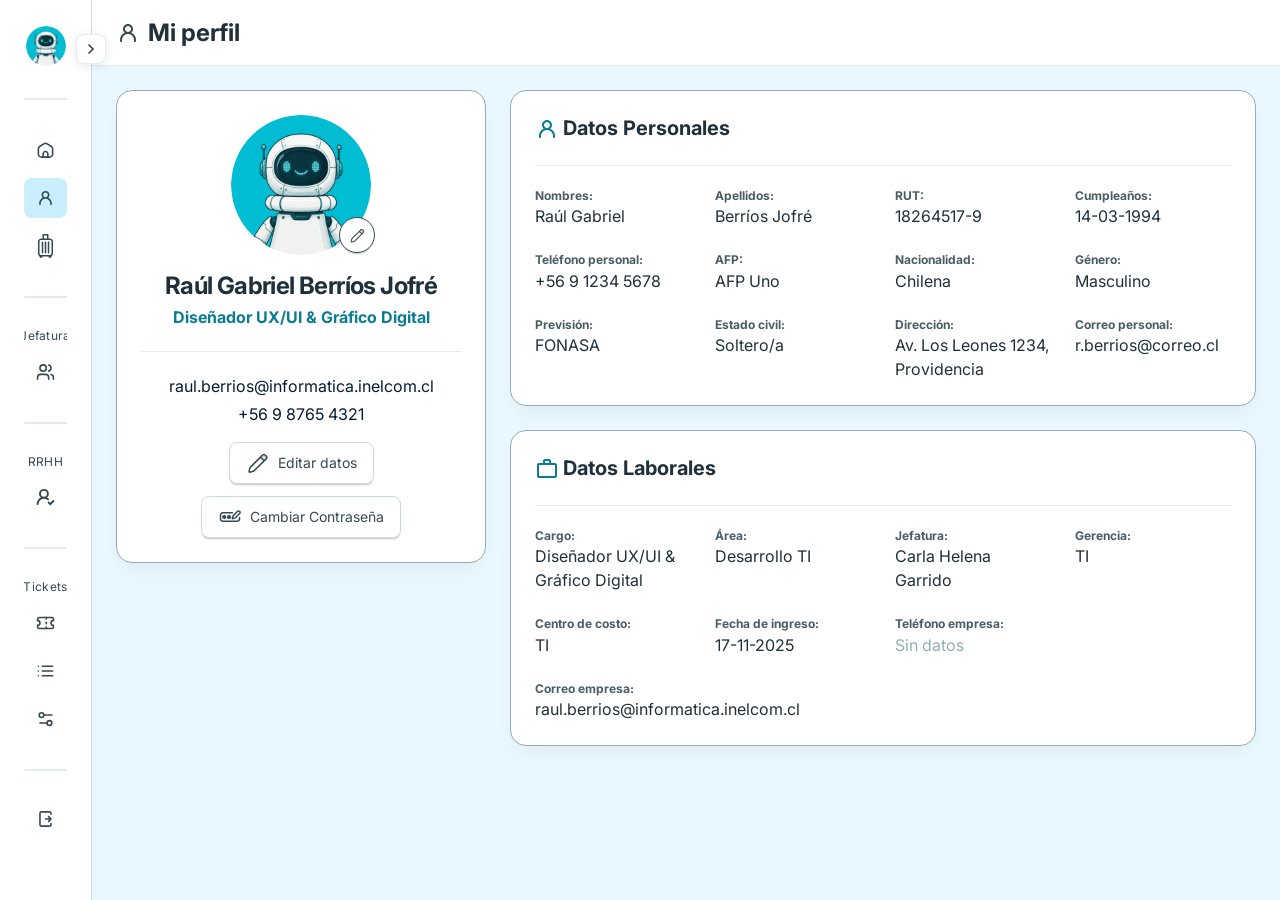
<file: mi-perfil.html>
<!doctype html>
<html lang="es">
  <head>
    <link rel="icon" type="image/svg+xml" href="assets/home/favicon.svg" />
    <meta charset="UTF-8" />
    <meta name="viewport" content="width=device-width, initial-scale=1" />
    <title>Mi perfil · Intranet 2.0</title>

    <link rel="preconnect" href="https://fonts.googleapis.com" />
    <link rel="preconnect" href="https://fonts.gstatic.com" crossorigin />
    <link
      href="https://fonts.googleapis.com/css2?family=Inter:wght@400;500;700;800;900&display=swap"
      rel="stylesheet"
    />

    <link rel="stylesheet" href="css/sistema/01-tokens.css" />
    <link rel="stylesheet" href="css/sistema/02-base.css" />
    <link rel="stylesheet" href="css/sistema/03-layout.css" />
    <link rel="stylesheet" href="css/sistema/04-components.css" />
    <link rel="stylesheet" href="css/sistema/05-sidebar.css" />
    <link rel="stylesheet" href="css/pantallas/mi-perfil.css" />
  </head>

  <body data-pagina="perfil">
    <!-- ========================================================================
     MI PERFIL · propuesta de diseño, con datos de muestra.

     QUÉ HAY EN LA PANTALLA
       1. Columna izquierda: quién eres —foto, nombre, cargo, cómo te
          contactan— y las dos únicas acciones de la pantalla.
       2. Columna derecha: Datos Personales y Datos Laborales, en rejilla.

     DECISIONES DE DISEÑO, para discutir
       · Las dos acciones —editar datos y cambiar contraseña— viven juntas
         en la tarjeta de identidad y abren un modal cada una. Antes la
         contraseña era una tarjeta más, al final de la página: ocupaba el
         mismo peso que los datos cuando se usa una vez al año.
       · El lápiz abre nada más que dirección, correo personal y teléfono.
         Nombre, RUT, nacionalidad y fecha de nacimiento salen del contrato:
         si alguno está mal, lo corrige RRHH y no la persona. Por eso los
         laborales no se tocan.
       · La rejilla va de cinco columnas a una según el ancho, llenando por
         filas: en una columna el orden del marcado se sigue leyendo seguido.
       · Un dato que la empresa no tiene cargado —el teléfono de empresa en
         los datos de muestra— se deja a la vista y apagado. En blanco
         parece un error de la pantalla.

     LOS DATOS SON INVENTADOS. El repositorio es público, así que el RUT, la
     dirección, el teléfono, el correo personal y la fecha de nacimiento no
     son los de nadie. Los reales los pone el backend.
     ======================================================================== -->

    <!-- Iconos de esta pantalla. Van en el HTML y no en un archivo aparte
       para que la maqueta funcione también abriéndola con doble clic. -->
    <svg xmlns="http://www.w3.org/2000/svg" aria-hidden="true" focusable="false"
      style="position: absolute; width: 0; height: 0; overflow: hidden">
      <symbol id="i-user" viewBox="0 0 24 24" fill="none">
        <g>
        <path fill-rule="evenodd" clip-rule="evenodd" d="M12 3C10.6739 3 9.40215 3.52678 8.46447 4.46447C7.52678 5.40215 7 6.67392 7 8C7 9.32608 7.52678 10.5979 8.46447 11.5355C8.53043 11.6015 8.59804 11.6654 8.66721 11.7273C7.81069 12.1198 7.02217 12.6641 6.34314 13.3431C4.84285 14.8434 4 16.8783 4 19V20C4 20.5523 4.44771 21 5 21C5.55228 21 6 20.5523 6 20V19C6 17.4087 6.63214 15.8826 7.75736 14.7574C8.88258 13.6321 10.4087 13 12 13C13.5913 13 15.1174 13.6321 16.2426 14.7574C17.3679 15.8826 18 17.4087 18 19V20C18 20.5523 18.4477 21 19 21C19.5523 21 20 20.5523 20 20V19C20 16.8783 19.1571 14.8434 17.6569 13.3431C16.9778 12.6641 16.1893 12.1198 15.3328 11.7273C15.402 11.6654 15.4696 11.6015 15.5355 11.5355C16.4732 10.5979 17 9.32608 17 8C17 6.67392 16.4732 5.40215 15.5355 4.46447C14.5979 3.52678 13.3261 3 12 3ZM9.87868 5.87868C10.4413 5.31607 11.2043 5 12 5C12.7956 5 13.5587 5.31607 14.1213 5.87868C14.6839 6.44129 15 7.20435 15 8C15 8.79565 14.6839 9.55871 14.1213 10.1213C13.5587 10.6839 12.7956 11 12 11C11.2043 11 10.4413 10.6839 9.87868 10.1213C9.31607 9.55871 9 8.79565 9 8C9 7.20435 9.31607 6.44129 9.87868 5.87868Z" fill="currentColor"/>
        </g>
      </symbol>
      <symbol id="i-maletin" viewBox="0 0 24 24" fill="none">
        <path fill-rule="evenodd" clip-rule="evenodd" d="M14 6V4H10V6H14ZM4 8V19H20V8H4ZM20 6C21.11 6 22 6.89 22 8V19C22 20.11 21.11 21 20 21H4C2.89 21 2 20.11 2 19L2.01 8C2.01 6.89 2.89 6 4 6H8V4C8 2.89 8.89 2 10 2H14C15.11 2 16 2.89 16 4V6H20Z" fill="currentColor"/>
      </symbol>
      <symbol id="i-pencil" viewBox="0 0 24 24" fill="none">
        <g transform="translate(2.25 2.73)">
        <path opacity="0.2" d="M18.3855 4.62407L16.4379 6.57173C16.0986 6.91106 15.5484 6.91106 15.2091 6.57173L12.7023 4.06496C12.363 3.72563 12.363 3.17548 12.7023 2.83615L14.65 0.888487C14.9893 0.549161 15.5394 0.549161 15.8788 0.888487L18.3855 3.39526C18.7249 3.73458 18.7249 4.28474 18.3855 4.62407Z" fill="currentColor"/>
        <path d="M15.8347 7.06858L12.22 3.45396M4.67799 17.6431C5.08638 17.5214 5.29491 17.4693 5.47738 17.3563C5.65985 17.2434 5.81625 17.0957 6.12037 16.7916L17.4595 5.62621C17.8764 5.28808 18.2269 4.87563 18.4935 4.40975C18.6626 3.99175 18.6626 3.5244 18.4935 3.1064C18.2312 2.6451 17.8867 2.23576 17.4769 1.89863C17.138 1.4849 16.7256 1.13731 16.2604 0.873329C15.8475 0.70889 15.3873 0.70889 14.9744 0.873329C14.6443 1.00366 14.3488 1.29909 13.758 1.88994L2.4623 13.1335C2.16687 13.4376 2.01047 13.594 1.89751 13.7765C1.79325 13.959 1.72373 14.1675 1.60209 14.5759L1.2024 15.8792L1.18084 15.9501C0.777955 17.2758 0.574589 17.945 0.941726 18.3121C1.30368 18.6741 1.97333 18.4719 3.33217 18.0617L3.36595 18.0515L4.67799 17.6431Z" stroke="currentColor" stroke-width="1.5" stroke-linecap="round" stroke-linejoin="round"/>
        </g>
      </symbol>
      <symbol id="i-clave" viewBox="0 0 24 24" fill="none">
        <path d="M14.5 7.75H4.75C4.15326 7.75 3.58097 7.98705 3.15901 8.40901C2.73705 8.83097 2.5 9.40326 2.5 10V14C2.5 14.5967 2.73705 15.169 3.15901 15.591C3.58097 16.0129 4.15326 16.25 4.75 16.25H19.25C19.8467 16.25 20.419 16.0129 20.841 15.591C21.2629 15.169 21.5 14.5967 21.5 14V12.5M4.951 12.75L6.25 12M6.25 12L7.549 11.25M6.25 12L7.549 12.75M6.25 12L4.951 11.25M6.25 12V10.5M6.25 12V13.5M9.701 12.75L11 12M11 12L12.299 11.25M11 12L12.299 12.75M11 12L9.701 11.25M11 12V10.5M11 12V13.5M19.568 6.311C19.8494 6.03391 20.2292 5.87985 20.6241 5.88266C21.019 5.88548 21.3966 6.04493 21.674 6.326C21.9554 6.60343 22.115 6.98126 22.1178 7.37639C22.1207 7.77153 21.9664 8.15159 21.689 8.433L17.88 12.242C17.4626 12.6599 16.9462 12.9654 16.379 13.13L14.25 13.75L14.87 11.622C15.0347 11.0543 15.3406 10.5376 15.759 10.12L19.568 6.311Z" stroke="currentColor" stroke-width="1.5" stroke-linecap="round" stroke-linejoin="round"/>
      </symbol>
      <symbol id="i-cross" viewBox="0 0 16 16" fill="none">
        <g>
        <path d="M12 4L4 12M4 4L12 12" stroke="currentColor" stroke-width="1.33333"/>
        </g>
      </symbol>
    </svg>

    <div class="l-app">
      <!-- ■■■ INICIO · SIDEBAR — bloque desmontable: bórralo entero si la
         intranet ya trae su propia navegación. El layout no depende de él. ■■■ -->
      <!-- El menú lo pinta js/sidebar.js, igual en todas las pantallas -->
      <div data-sidebar-slot></div>
      <!-- ■■■ FIN · SIDEBAR ■■■ -->

      <div class="l-main">
        <header class="l-header">
          <div class="l-header__content">
            <div class="c-pagetitle">
              <svg class="c-icon" aria-hidden="true"><use href="#i-user" /></svg>
              <h1 class="c-pagetitle__text">Mi perfil</h1>
            </div>
          </div>
        </header>

        <main class="l-body s-perfil">
          <div class="s-perfil__columnas">
            <!-- ====================== QUIÉN ERES ======================
               Foto, nombre, cargo, cómo te contactan y las dos acciones. -->
            <section class="c-card s-perfil__identidad" aria-labelledby="perfil-nombre">
              <div class="s-perfil__foto">
                <img
                  class="c-avatar s-perfil__avatar"
                  src="assets/img/avatar-placeholder.png"
                  alt=""
                  data-foto-perfil
                />
                <!-- TODO(backend): subir el archivo. Acá solo se muestra lo
                   que la persona elige, sin guardarlo en ninguna parte. -->
                <button
                  class="c-iconbtn s-perfil__editaFoto"
                  type="button"
                  data-perfil-cambia-foto
                  aria-label="Cambiar mi foto de perfil"
                >
                  <svg class="c-icon" aria-hidden="true"><use href="#i-pencil" /></svg>
                </button>
                <input
                  type="file"
                  accept="image/*"
                  hidden
                  data-perfil-archivo
                  aria-hidden="true"
                  tabindex="-1"
                />
              </div>

              <div class="s-perfil__quien">
                <h2 class="s-perfil__nombre" id="perfil-nombre">
                  Raúl Gabriel Berríos Jofré
                </h2>
                <p class="s-perfil__rol">Diseñador UX/UI &amp; Gráfico Digital</p>
              </div>

              <hr class="c-divider" />

              <p class="s-perfil__contacto">
                <span class="s-perfil__contactoItem">
                  raul.berrios@informatica.inelcom.cl
                </span>
                <span class="s-perfil__contactoItem">+56 9 8765 4321</span>
              </p>

              <div class="s-perfil__botones">
                <button
                  class="c-btn c-btn--neutro s-perfil__accion"
                  type="button"
                  data-abre="#modal-datos"
                >
                  <svg class="c-icon" aria-hidden="true"><use href="#i-pencil" /></svg>
                  Editar datos
                </button>
                <button
                  class="c-btn c-btn--neutro s-perfil__accion"
                  type="button"
                  data-abre="#modal-clave"
                >
                  <svg class="c-icon" aria-hidden="true"><use href="#i-clave" /></svg>
                  Cambiar Contraseña
                </button>
              </div>
            </section>

            <div class="s-perfil__secciones">
              <!-- ==================== DATOS PERSONALES ====================
                 Los doce pares. El botón "Editar datos" de la tarjeta de la
                 izquierda abre los tres que la persona corrige por su cuenta. -->
              <section class="c-card" aria-labelledby="personales-titulo">
                <h2 class="s-perfil__secTitulo" id="personales-titulo">
                  <svg class="c-icon s-perfil__secIcono" aria-hidden="true">
                    <use href="#i-user" />
                  </svg>
                  Datos Personales
                </h2>

                <hr class="c-divider" />

                <dl class="s-perfil__datos">
                  <div class="s-perfil__dato">
                    <dt class="s-perfil__rotulo">Nombres</dt>
                    <dd class="s-perfil__valor">Raúl Gabriel</dd>
                  </div>
                  <div class="s-perfil__dato">
                    <dt class="s-perfil__rotulo">Apellidos</dt>
                    <dd class="s-perfil__valor">Berríos Jofré</dd>
                  </div>
                  <div class="s-perfil__dato">
                    <dt class="s-perfil__rotulo">RUT</dt>
                    <dd class="s-perfil__valor">18264517-9</dd>
                  </div>
                  <div class="s-perfil__dato">
                    <dt class="s-perfil__rotulo">Cumpleaños</dt>
                    <dd class="s-perfil__valor">14-03-1994</dd>
                  </div>
                  <div class="s-perfil__dato">
                    <dt class="s-perfil__rotulo">Teléfono personal</dt>
                    <dd class="s-perfil__valor" data-perfil-valor="telefono">
                      +56 9 1234 5678
                    </dd>
                  </div>
                  <div class="s-perfil__dato">
                    <dt class="s-perfil__rotulo">AFP</dt>
                    <dd class="s-perfil__valor">AFP Uno</dd>
                  </div>
                  <div class="s-perfil__dato">
                    <dt class="s-perfil__rotulo">Nacionalidad</dt>
                    <dd class="s-perfil__valor">Chilena</dd>
                  </div>
                  <div class="s-perfil__dato">
                    <dt class="s-perfil__rotulo">Género</dt>
                    <dd class="s-perfil__valor">Masculino</dd>
                  </div>
                  <div class="s-perfil__dato">
                    <dt class="s-perfil__rotulo">Previsión</dt>
                    <dd class="s-perfil__valor">FONASA</dd>
                  </div>
                  <div class="s-perfil__dato">
                    <dt class="s-perfil__rotulo">Estado civil</dt>
                    <dd class="s-perfil__valor">Soltero/a</dd>
                  </div>
                  <div class="s-perfil__dato">
                    <dt class="s-perfil__rotulo">Dirección</dt>
                    <dd class="s-perfil__valor" data-perfil-valor="direccion">
                      Av. Los Leones 1234, Providencia
                    </dd>
                  </div>
                  <div class="s-perfil__dato">
                    <dt class="s-perfil__rotulo">Correo personal</dt>
                    <dd class="s-perfil__valor" data-perfil-valor="correo">
                      r.berrios@correo.cl
                    </dd>
                  </div>
                </dl>
              </section>

              <!-- ==================== DATOS LABORALES ====================
                 Solo lectura: salen del contrato. -->
              <section class="c-card" aria-labelledby="laborales-titulo">
                <h2 class="s-perfil__secTitulo" id="laborales-titulo">
                  <svg class="c-icon s-perfil__secIcono" aria-hidden="true">
                    <use href="#i-maletin" />
                  </svg>
                  Datos Laborales
                </h2>

                <hr class="c-divider" />

                <dl class="s-perfil__datos">
                  <div class="s-perfil__dato">
                    <dt class="s-perfil__rotulo">Cargo</dt>
                    <dd class="s-perfil__valor">Diseñador UX/UI &amp; Gráfico Digital</dd>
                  </div>
                  <div class="s-perfil__dato">
                    <dt class="s-perfil__rotulo">Área</dt>
                    <dd class="s-perfil__valor">Desarrollo TI</dd>
                  </div>
                  <div class="s-perfil__dato">
                    <dt class="s-perfil__rotulo">Jefatura</dt>
                    <dd class="s-perfil__valor">Carla Helena Garrido</dd>
                  </div>
                  <div class="s-perfil__dato">
                    <dt class="s-perfil__rotulo">Gerencia</dt>
                    <dd class="s-perfil__valor">TI</dd>
                  </div>
                  <div class="s-perfil__dato">
                    <dt class="s-perfil__rotulo">Centro de costo</dt>
                    <dd class="s-perfil__valor">TI</dd>
                  </div>
                  <div class="s-perfil__dato">
                    <dt class="s-perfil__rotulo">Fecha de ingreso</dt>
                    <dd class="s-perfil__valor">17-11-2025</dd>
                  </div>
                  <div class="s-perfil__dato">
                    <dt class="s-perfil__rotulo">Teléfono empresa</dt>
                    <dd class="s-perfil__valor s-perfil__valor--vacio">Sin datos</dd>
                  </div>
                  <div class="s-perfil__dato s-perfil__dato--ancho">
                    <dt class="s-perfil__rotulo">Correo empresa</dt>
                    <dd class="s-perfil__valor">raul.berrios@informatica.inelcom.cl</dd>
                  </div>
                </dl>
              </section>
            </div>
          </div>
        </main>
      </div>
    </div>

    <!-- ================== MODAL · EDITAR CONTACTO ==================
       Solo los tres datos que la persona puede corregir sola. -->
    <dialog class="c-modal c-modal--sm" id="modal-datos" aria-labelledby="modal-datos-titulo">
      <div class="c-modal__header">
        <h2 class="c-modal__title" id="modal-datos-titulo">Editar mis datos</h2>
        <button
          class="c-closebtn"
          type="button"
          data-cierra
          aria-label="Cerrar edición de datos"
        >
          <svg class="c-icon" aria-hidden="true"><use href="#i-cross" /></svg>
        </button>
      </div>

      <div class="c-modal__body">
        <!-- TODO(backend): enviar a la API del perfil. Acá solo se repinta
           lo que se ve en la rejilla. -->
        <form class="s-perfil__form" data-perfil-datos novalidate>
          <div class="s-perfil__campos">
            <label class="c-input">
              <span class="c-input__label">Dirección</span>
              <input class="c-input__control" type="text" name="direccion" />
            </label>
            <label class="c-input">
              <span class="c-input__label">Correo personal</span>
              <input class="c-input__control" type="email" name="correo" />
            </label>
            <label class="c-input">
              <span class="c-input__label">Teléfono personal</span>
              <input class="c-input__control" type="tel" name="telefono" />
            </label>
          </div>

          <p class="s-perfil__nota">
            El resto de los datos sale del contrato y los corrige Recursos
            Humanos.
          </p>

          <div class="s-perfil__acciones">
            <button class="c-btn c-btn--neutro" type="button" data-cierra>
              Cancelar
            </button>
            <button class="c-btn c-btn--accion" type="submit">Guardar</button>
          </div>
        </form>
      </div>
    </dialog>

    <!-- ================== MODAL · CAMBIAR CONTRASEÑA ================== -->
    <dialog class="c-modal c-modal--sm" id="modal-clave" aria-labelledby="modal-clave-titulo">
      <div class="c-modal__header">
        <h2 class="c-modal__title" id="modal-clave-titulo">Cambiar contraseña</h2>
        <button
          class="c-closebtn"
          type="button"
          data-cierra
          aria-label="Cerrar cambio de contraseña"
        >
          <svg class="c-icon" aria-hidden="true"><use href="#i-cross" /></svg>
        </button>
      </div>

      <div class="c-modal__body">
        <!-- TODO(backend): enviar a la API de cambio de clave. Acá solo
           se valida que las dos nuevas coincidan. -->
        <form class="s-perfil__form" data-perfil-clave novalidate>
          <div class="s-perfil__campos">
            <label class="c-input">
              <span class="c-input__label">Contraseña actual</span>
              <input
                class="c-input__control"
                type="password"
                name="actual"
                autocomplete="current-password"
                placeholder="Ingresa tu contraseña actual"
                required
              />
            </label>
            <label class="c-input">
              <span class="c-input__label">Nueva contraseña</span>
              <input
                class="c-input__control"
                type="password"
                name="nueva"
                autocomplete="new-password"
                placeholder="Ingresa la nueva contraseña"
                required
              />
            </label>
            <label class="c-input">
              <span class="c-input__label">Repite la contraseña</span>
              <input
                class="c-input__control"
                type="password"
                name="repite"
                autocomplete="new-password"
                placeholder="Vuelve a escribirla"
                required
              />
            </label>
          </div>

          <p class="s-perfil__nota" data-perfil-aviso role="status"></p>

          <div class="s-perfil__acciones">
            <button class="c-btn c-btn--neutro" type="button" data-cierra>
              Cancelar
            </button>
            <button class="c-btn c-btn--accion" type="submit">Guardar</button>
          </div>
        </form>
      </div>
    </dialog>

    <script src="js/sidebar.js" defer></script>
    <script src="js/componentes.js"></script>
    <script src="js/mi-perfil.js"></script>
  </body>
</html>
</file>
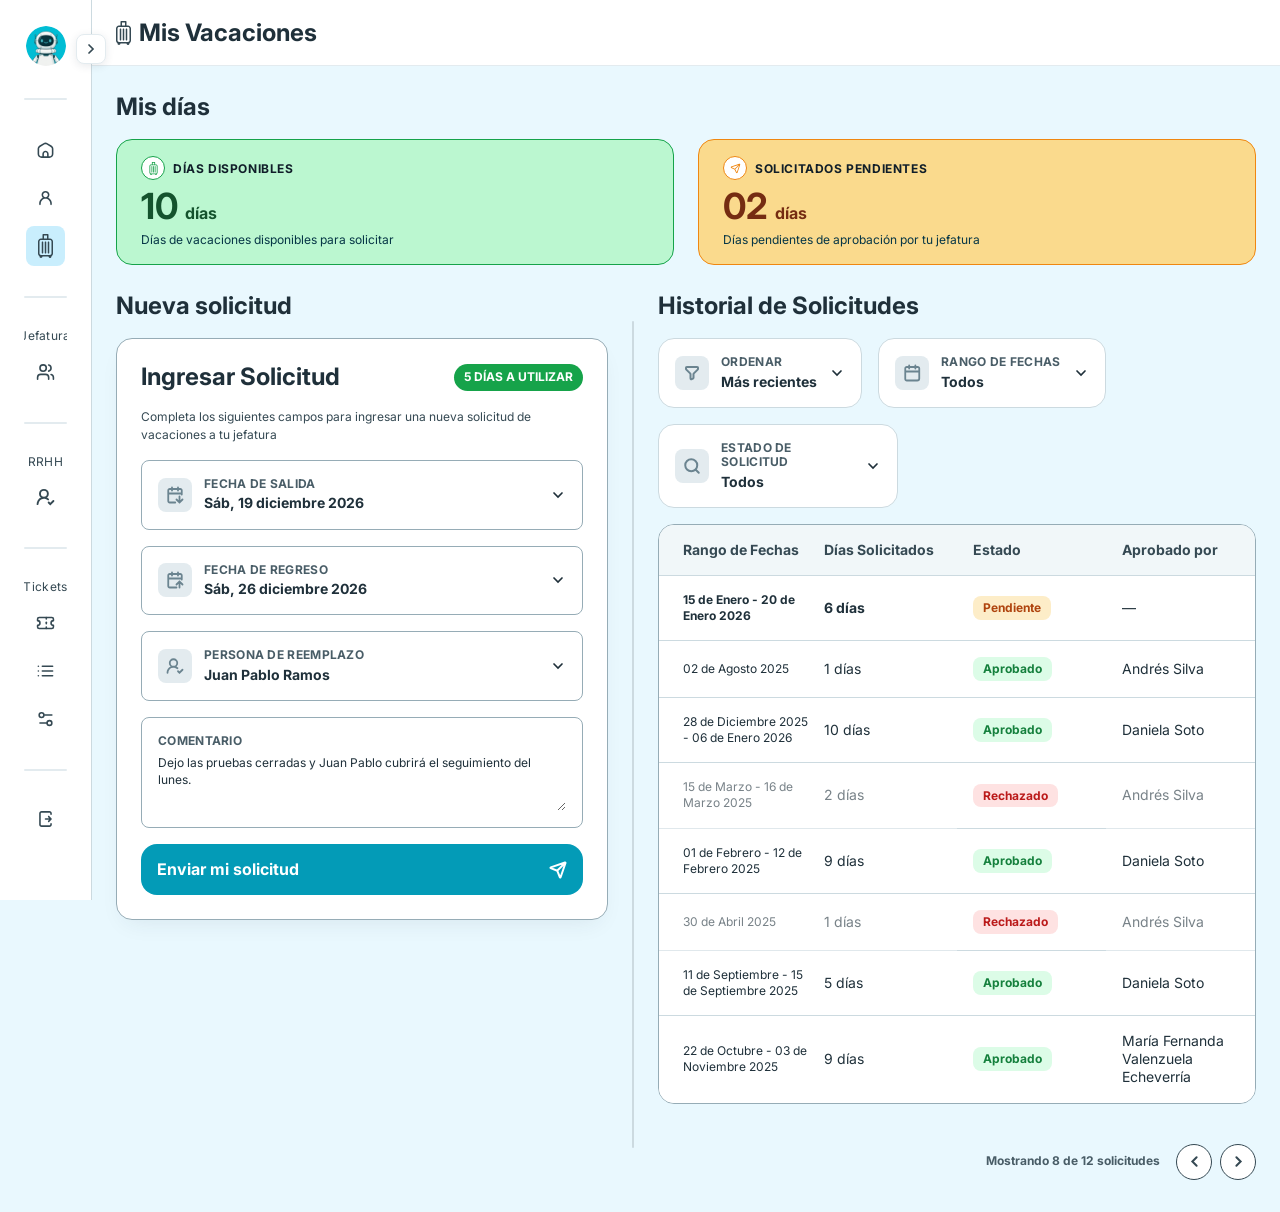
<file: mis-vacaciones.html>
<!doctype html>
<html lang="es">
  <head>
    <link rel="icon" type="image/svg+xml" href="assets/home/favicon.svg" />
    <meta charset="UTF-8" />
    <meta name="viewport" content="width=device-width, initial-scale=1" />
    <title>Prototipo · Mis Vacaciones</title>

    <link rel="preconnect" href="https://fonts.googleapis.com" />
    <link rel="preconnect" href="https://fonts.gstatic.com" crossorigin />
    <link
      href="https://fonts.googleapis.com/css2?family=Inter:wght@400;500;700;800;900&display=swap"
      rel="stylesheet"
    />

    <link rel="stylesheet" href="css/sistema/01-tokens.css" />
    <link rel="stylesheet" href="css/sistema/02-base.css" />
    <link rel="stylesheet" href="css/sistema/03-layout.css" />
    <link rel="stylesheet" href="css/sistema/04-components.css" />
    <link rel="stylesheet" href="css/sistema/05-sidebar.css" />
    <link rel="stylesheet" href="css/pantallas/mis-vacaciones.css" />
  </head>

  <body data-pagina="vacaciones">
    <!-- ============================================================================
     PROTOTIPO · para revisar el diseño con datos de verdad.

     Este archivo SÍ lleva JavaScript: desplegables que se abren, calendario,
     filtros que filtran, modales reales y escenarios de prueba.

     El entregable para los devs es plantillas/mis-vacaciones.html, sin datos ni JS.
     ========================================================================= -->

    <a class="u-skip-link" href="#contenido">Saltar al contenido</a>

    <svg xmlns="http://www.w3.org/2000/svg" aria-hidden="true" focusable="false"
         style="position:absolute;width:0;height:0;overflow:hidden">
      <symbol id="i-maleta" viewBox="0 0 22.5 36" fill="none">
        <g>
        <path d="M6.75 11.25C7.04837 11.25 7.33452 11.3685 7.54549 11.5795C7.75647 11.7905 7.875 12.0766 7.875 12.375V28.125C7.875 28.4234 7.75647 28.7095 7.54549 28.9205C7.33452 29.1315 7.04837 29.25 6.75 29.25C6.45163 29.25 6.16548 29.1315 5.95451 28.9205C5.74353 28.7095 5.625 28.4234 5.625 28.125V12.375C5.625 12.0766 5.74353 11.7905 5.95451 11.5795C6.16548 11.3685 6.45163 11.25 6.75 11.25ZM11.25 11.25C11.5484 11.25 11.8345 11.3685 12.0455 11.5795C12.2565 11.7905 12.375 12.0766 12.375 12.375V28.125C12.375 28.4234 12.2565 28.7095 12.0455 28.9205C11.8345 29.1315 11.5484 29.25 11.25 29.25C10.9516 29.25 10.6655 29.1315 10.4545 28.9205C10.2435 28.7095 10.125 28.4234 10.125 28.125V12.375C10.125 12.0766 10.2435 11.7905 10.4545 11.5795C10.6655 11.3685 10.9516 11.25 11.25 11.25ZM15.75 11.25C16.0484 11.25 16.3345 11.3685 16.5455 11.5795C16.7565 11.7905 16.875 12.0766 16.875 12.375V28.125C16.875 28.4234 16.7565 28.7095 16.5455 28.9205C16.3345 29.1315 16.0484 29.25 15.75 29.25C15.4516 29.25 15.1655 29.1315 14.9545 28.9205C14.7435 28.7095 14.625 28.4234 14.625 28.125V12.375C14.625 12.0766 14.7435 11.7905 14.9545 11.5795C15.1655 11.3685 15.4516 11.25 15.75 11.25Z" fill="currentColor"/>
        <path d="M7.875 0C7.57663 0 7.29048 0.118526 7.07951 0.329505C6.86853 0.540483 6.75 0.826631 6.75 1.125V6.75H4.5C3.30653 6.75 2.16193 7.22411 1.31802 8.06802C0.474106 8.91193 9.80561e-08 10.0565 9.80561e-08 11.25V29.25C-0.000167649 30.0537 0.214893 30.8427 0.622835 31.5351C1.03078 32.2276 1.61671 32.7981 2.31975 33.1875C2.23526 33.52 2.2277 33.8674 2.29764 34.2033C2.36759 34.5392 2.5132 34.8547 2.7234 35.1259C2.93361 35.3971 3.20287 35.6167 3.51072 35.7682C3.81857 35.9197 4.15691 35.9989 4.5 36C5.09674 36 5.66903 35.7629 6.09099 35.341C6.51295 34.919 6.75 34.3467 6.75 33.75H15.75C15.7509 34.0688 15.8196 34.3838 15.9515 34.6741C16.0834 34.9644 16.2755 35.2233 16.5151 35.4338C16.7546 35.6442 17.0361 35.8013 17.341 35.8947C17.6459 35.9881 17.9671 36.0156 18.2834 35.9754C18.5997 35.9353 18.9039 35.8283 19.1757 35.6617C19.4476 35.4951 19.6809 35.2726 19.8602 35.009C20.0396 34.7454 20.1609 34.4467 20.2161 34.1327C20.2712 33.8186 20.259 33.4965 20.1802 33.1875C20.8833 32.7981 21.4692 32.2276 21.8772 31.5351C22.2851 30.8427 22.5002 30.0537 22.5 29.25V11.25C22.5 10.0565 22.0259 8.91193 21.182 8.06802C20.3381 7.22411 19.1935 6.75 18 6.75H15.75V1.125C15.75 0.826631 15.6315 0.540483 15.4205 0.329505C15.2095 0.118526 14.9234 0 14.625 0L7.875 0ZM13.5 6.75H9V2.25H13.5V6.75ZM20.25 29.25C20.25 29.8467 20.0129 30.419 19.591 30.841C19.169 31.2629 18.5967 31.5 18 31.5H4.5C3.90326 31.5 3.33097 31.2629 2.90901 30.841C2.48705 30.419 2.25 29.8467 2.25 29.25V11.25C2.25 10.6533 2.48705 10.081 2.90901 9.65901C3.33097 9.23705 3.90326 9 4.5 9H18C18.5967 9 19.169 9.23705 19.591 9.65901C20.0129 10.081 20.25 10.6533 20.25 11.25V29.25Z" fill="currentColor"/>
        </g>
      </symbol>
      <symbol id="i-home" viewBox="0 0 24 24" fill="none">
        <g>
        <path fill-rule="evenodd" clip-rule="evenodd" d="M12 2.67773C11.0863 2.67773 10.1901 2.92808 9.40875 3.40159L4.40875 6.43159C3.67349 6.87714 3.06552 7.50477 2.64358 8.25383C2.22165 9.00289 1.99999 9.8481 2 10.7078V16.9998C2 18.3259 2.52678 19.5977 3.46447 20.5354C4.40215 21.473 5.67392 21.9998 7 21.9998H17C18.3261 21.9998 19.5978 21.473 20.5355 20.5354C21.4732 19.5977 22 18.3259 22 16.9998V10.7068C21.9998 9.8473 21.778 9.00212 21.3561 8.25329C20.9342 7.50446 20.3263 6.87704 19.5913 6.4316L14.5913 3.4016C13.8099 2.92809 12.9137 2.67773 12 2.67773ZM10.4453 5.11204C10.9141 4.82794 11.4518 4.67773 12 4.67773C12.5482 4.67773 13.0859 4.82794 13.5547 5.11204L18.5547 8.14204C18.9958 8.40931 19.3605 8.78577 19.6137 9.23507C19.8668 9.6843 19.9998 10.1912 20 10.7068V16.9998C20 17.7955 19.6839 18.5585 19.1213 19.1211C18.5587 19.6838 17.7956 19.9998 17 19.9998H16V16.9998C16 15.939 15.5786 14.9215 14.8284 14.1714C14.0783 13.4212 13.0609 12.9998 12 12.9998C10.9391 12.9998 9.92172 13.4212 9.17157 14.1714C8.42143 14.9215 8 15.939 8 16.9998V19.9998H7C6.20435 19.9998 5.44129 19.6838 4.87868 19.1211C4.31607 18.5585 4 17.7955 4 16.9998V10.7078C3.99999 10.192 4.13299 9.68483 4.38615 9.23539C4.63931 8.78595 5.00409 8.40938 5.44525 8.14205L10.4453 5.11204ZM13.4142 15.5856C13.7893 15.9607 14 16.4694 14 16.9998V19.9998H10V16.9998C10 16.4694 10.2107 15.9607 10.5858 15.5856C10.9609 15.2105 11.4696 14.9998 12 14.9998C12.5304 14.9998 13.0391 15.2105 13.4142 15.5856Z" fill="currentColor"/>
        </g>
      </symbol>
      <symbol id="i-user" viewBox="0 0 24 24" fill="none">
        <g>
        <path fill-rule="evenodd" clip-rule="evenodd" d="M12 3C10.6739 3 9.40215 3.52678 8.46447 4.46447C7.52678 5.40215 7 6.67392 7 8C7 9.32608 7.52678 10.5979 8.46447 11.5355C8.53043 11.6015 8.59804 11.6654 8.66721 11.7273C7.81069 12.1198 7.02217 12.6641 6.34314 13.3431C4.84285 14.8434 4 16.8783 4 19V20C4 20.5523 4.44771 21 5 21C5.55228 21 6 20.5523 6 20V19C6 17.4087 6.63214 15.8826 7.75736 14.7574C8.88258 13.6321 10.4087 13 12 13C13.5913 13 15.1174 13.6321 16.2426 14.7574C17.3679 15.8826 18 17.4087 18 19V20C18 20.5523 18.4477 21 19 21C19.5523 21 20 20.5523 20 20V19C20 16.8783 19.1571 14.8434 17.6569 13.3431C16.9778 12.6641 16.1893 12.1198 15.3328 11.7273C15.402 11.6654 15.4696 11.6015 15.5355 11.5355C16.4732 10.5979 17 9.32608 17 8C17 6.67392 16.4732 5.40215 15.5355 4.46447C14.5979 3.52678 13.3261 3 12 3ZM9.87868 5.87868C10.4413 5.31607 11.2043 5 12 5C12.7956 5 13.5587 5.31607 14.1213 5.87868C14.6839 6.44129 15 7.20435 15 8C15 8.79565 14.6839 9.55871 14.1213 10.1213C13.5587 10.6839 12.7956 11 12 11C11.2043 11 10.4413 10.6839 9.87868 10.1213C9.31607 9.55871 9 8.79565 9 8C9 7.20435 9.31607 6.44129 9.87868 5.87868Z" fill="currentColor"/>
        </g>
      </symbol>
      <symbol id="i-log-out" viewBox="0 0 20 20" fill="none">
        <g>
        <g>
        <path d="M5.83333 1.66667C5.17029 1.66667 4.53441 1.93006 4.06557 2.3989C3.59673 2.86774 3.33333 3.50363 3.33333 4.16667V15.8333C3.33333 16.4964 3.59673 17.1323 4.06557 17.6011C4.53441 18.0699 5.17029 18.3333 5.83333 18.3333H14.1667C14.8297 18.3333 15.4656 18.0699 15.9344 17.6011C16.4033 17.1323 16.6667 16.4964 16.6667 15.8333V15C16.6667 14.5398 16.2936 14.1667 15.8333 14.1667C15.3731 14.1667 15 14.5398 15 15V15.8333C15 16.0543 14.9122 16.2663 14.7559 16.4226C14.5996 16.5789 14.3877 16.6667 14.1667 16.6667H5.83333C5.61232 16.6667 5.40036 16.5789 5.24408 16.4226C5.0878 16.2663 5 16.0543 5 15.8333V4.16667C5 3.94565 5.0878 3.73369 5.24408 3.57741C5.40036 3.42113 5.61232 3.33333 5.83333 3.33333H14.1667C14.3877 3.33333 14.5996 3.42113 14.7559 3.57741C14.9122 3.73369 15 3.94565 15 4.16667V5C15 5.46024 15.3731 5.83333 15.8333 5.83333C16.2936 5.83333 16.6667 5.46024 16.6667 5V4.16667C16.6667 3.50362 16.4033 2.86774 15.9344 2.3989C15.4656 1.93006 14.8297 1.66667 14.1667 1.66667H5.83333Z" fill="currentColor"/>
        <path d="M13.9226 6.91074C13.5972 6.58531 13.0695 6.58531 12.7441 6.91074C12.4186 7.23618 12.4186 7.76382 12.7441 8.08926L13.8215 9.16667H10C9.53976 9.16667 9.16667 9.53976 9.16667 10C9.16667 10.4602 9.53976 10.8333 10 10.8333H13.8215L12.7441 11.9107C12.4186 12.2362 12.4186 12.7638 12.7441 13.0893C13.0695 13.4147 13.5972 13.4147 13.9226 13.0893L16.4226 10.5893C16.748 10.2638 16.748 9.73618 16.4226 9.41074L13.9226 6.91074Z" fill="currentColor"/>
        </g>
        </g>
      </symbol>
      <symbol id="i-chevron" viewBox="0 0 16 16" fill="none">
        <g>
        <path d="M4.4714 5.5286C4.21105 5.26825 3.78894 5.26825 3.5286 5.5286C3.26825 5.78895 3.26825 6.21106 3.5286 6.4714L7.5286 10.4714C7.78894 10.7318 8.21105 10.7318 8.4714 10.4714L12.4714 6.4714C12.7318 6.21106 12.7318 5.78895 12.4714 5.5286C12.2111 5.26825 11.7889 5.26825 11.5286 5.5286L8 9.05719L4.4714 5.5286Z" fill="currentColor"/>
        </g>
      </symbol>
      <symbol id="i-chevron-down" viewBox="0 0 16 16" fill="none">
        <g id="chevron-down">
        <path d="M4 6L8 10L12 6" stroke="currentColor" stroke-width="1.7" stroke-linecap="round"/>
        </g>
      </symbol>
      <symbol id="i-chevron-left" viewBox="0 0 17 17" fill="none">
        <g id="chevron-left">
        <path d="M10.625 12.75L6.375 8.5L10.625 4.25" stroke="currentColor" stroke-width="2" stroke-linecap="round"/>
        </g>
      </symbol>
      <symbol id="i-chevron-right" viewBox="0 0 17 17" fill="none">
        <g id="chevron-right">
        <path d="M6.375 12.75L10.625 8.5L6.375 4.25" stroke="currentColor" stroke-width="2" stroke-linecap="round"/>
        </g>
      </symbol>
      <symbol id="i-check" viewBox="0 0 16 16" fill="none">
        <path d="M3.5 8.5L6.5 11.5L12.5 4.5" stroke="currentColor" stroke-width="1.7" stroke-linecap="round" stroke-linejoin="round"/>
      </symbol>
      <symbol id="i-cross" viewBox="0 0 16 16" fill="none">
        <g>
        <path d="M12 4L4 12M4 4L12 12" stroke="currentColor" stroke-width="1.33333"/>
        </g>
      </symbol>
      <symbol id="i-clock" viewBox="0 0 13 13" fill="none">
        <g id="clock-3" clip-path="url(#clock-clip0_0_4)">
        <path d="M6.5 3.24974V6.5H8.66684M11.9171 6.5C11.9171 9.49178 9.49178 11.9171 6.5 11.9171C3.50822 11.9171 1.0829 9.49178 1.0829 6.5C1.0829 3.50822 3.50822 1.0829 6.5 1.0829C9.49178 1.0829 11.9171 3.50822 11.9171 6.5Z" stroke="currentColor" stroke-linecap="round"/>
        </g>
        <defs>
        <clipPath id="clock-clip0_0_4">
        <rect width="13" height="13" fill="white"/>
        </clipPath>
        </defs>
      </symbol>
      <symbol id="i-calendar-salida" viewBox="0 0 18 18" fill="none">
        <g>
        <path d="M16.5006 13.5004L13.5005 16.5006L10.5003 13.5004M13.5005 16.5006V10.5001M12.0004 1.4994V4.49964M15.7506 8.51546V4.49964C15.7506 4.10178 15.5925 3.72022 15.3112 3.43889C15.0299 3.15757 14.6483 2.99952 14.2505 2.99952H3.75006C3.35222 2.99952 2.97067 3.15757 2.68936 3.43889C2.40804 3.72022 2.25 4.10178 2.25 4.49964V15.0005C2.25 15.3983 2.40804 15.7799 2.68936 16.0612C2.97067 16.3426 3.35222 16.5006 3.75006 16.5006H9.25754M2.25 7.49988H15.7506M6.00016 1.4994V4.49964" stroke="currentColor" stroke-width="1.8" stroke-linecap="round"/>
        </g>
      </symbol>
      <symbol id="i-calendar-regreso" viewBox="0 0 18 18" fill="none">
        <g>
        <path d="M16.5006 13.5004L13.5005 10.5001L10.5003 13.5004M13.5005 10.5001V16.5006M12.0004 1.4994V4.49964M15.7506 8.50721V4.49964C15.7506 4.10178 15.5925 3.72022 15.3112 3.43889C15.0299 3.15757 14.6483 2.99952 14.2505 2.99952H3.75006C3.35222 2.99952 2.97067 3.15757 2.68936 3.43889C2.40804 3.72022 2.25 4.10178 2.25 4.49964V15.0005C2.25 15.3983 2.40804 15.7799 2.68936 16.0612C2.97067 16.3426 3.35222 16.5006 3.75006 16.5006H10.5003M2.25 7.49988H15.7506M6.00016 1.4994V4.49964" stroke="currentColor" stroke-width="1.8" stroke-linecap="round"/>
        </g>
      </symbol>
      <symbol id="i-person-check" viewBox="0 0 18 18" fill="none">
        <g>
        <path d="M1.4994 15.75C1.49934 14.5953 1.83253 13.4651 2.45899 12.495C3.08544 11.5249 3.97855 10.7562 5.03113 10.2811C6.08371 9.80606 7.25104 9.64478 8.39302 9.81665C9.535 9.98853 10.6031 10.4863 11.4692 11.2501M12.0002 14.2497L13.5004 15.7497L16.5006 12.7497M11.2502 5.99991C11.2502 8.07093 9.57111 9.74982 7.49988 9.74982C5.42865 9.74982 3.74958 8.07093 3.74958 5.99991C3.74958 3.92889 5.42865 2.25 7.49988 2.25C9.57111 2.25 11.2502 3.92889 11.2502 5.99991Z" stroke="currentColor" stroke-width="1.8" stroke-linecap="round"/>
        </g>
      </symbol>
      <symbol id="i-send" viewBox="0 0 18 18" fill="none">
        <g clip-path="url(#send-clip0_0_46)">
        <path d="M16.3912 1.61039L8.18551 9.81435M10.9021 16.2635C10.9305 16.3345 10.9801 16.3951 11.044 16.4371C11.108 16.4791 11.1832 16.5006 11.2597 16.4987C11.3362 16.4967 11.4103 16.4714 11.472 16.4261C11.5337 16.3809 11.58 16.3178 11.6049 16.2455L16.4803 1.99596C16.5043 1.9295 16.5089 1.85759 16.4935 1.78863C16.4781 1.71967 16.4434 1.65651 16.3934 1.60655C16.3435 1.55659 16.2803 1.52189 16.2113 1.50652C16.1424 1.49114 16.0704 1.49572 16.004 1.51972L1.75278 6.39455C1.68039 6.41937 1.61733 6.46574 1.57206 6.52742C1.5268 6.58911 1.50148 6.66317 1.49952 6.73966C1.49756 6.81615 1.51905 6.8914 1.5611 6.95533C1.60315 7.01925 1.66376 7.06878 1.73477 7.09728L7.68278 9.48219C7.87081 9.55747 8.04165 9.67003 8.185 9.8131C8.32834 9.95618 8.44123 10.1268 8.51685 10.3147L10.9021 16.2635Z" stroke="currentColor" stroke-width="2" stroke-linecap="round"/>
        </g>
        <defs>
        <clipPath id="send-clip0_0_46">
        <rect width="18" height="18" fill="white"/>
        </clipPath>
        </defs>
      </symbol>
      <symbol id="i-send-plane" viewBox="0 0 14 14" fill="none">
        <g>
        <path d="M11.8592 2.14083C11.7488 2.03126 11.6104 1.95424 11.4591 1.91822C11.3078 1.8822 11.1496 1.88858 11.0017 1.93667L2.4675 4.78333C2.30922 4.83349 2.16936 4.92942 2.06558 5.05901C1.96179 5.18861 1.89874 5.34605 1.88438 5.51146C1.87002 5.67687 1.90501 5.84283 1.98492 5.98836C2.06482 6.1339 2.18607 6.2525 2.33333 6.32917L5.87417 8.07917L7.62417 11.6317C7.69451 11.7707 7.80214 11.8875 7.93503 11.9688C8.06792 12.0502 8.22084 12.093 8.37667 12.0925H8.435C8.60189 12.0802 8.76122 12.018 8.8923 11.914C9.02337 11.81 9.12013 11.6689 9.17 11.5092L12.0575 2.99833C12.1091 2.85129 12.1178 2.69263 12.0827 2.54082C12.0476 2.38901 11.9701 2.2503 11.8592 2.14083ZM2.82917 5.58833L10.2783 3.10333L6.1425 7.23917L2.82917 5.58833ZM8.4175 11.1708L6.76083 7.8575L10.8967 3.72167L8.4175 11.1708Z" fill="currentColor"/>
        </g>
      </symbol>
      <symbol id="i-download" viewBox="0 0 18 16" fill="none">
        <g>
        <path d="M1 11V15H17V11" stroke="currentColor" stroke-width="2" stroke-linecap="round" stroke-linejoin="round"/>
        <path d="M9 1V9" stroke="currentColor" stroke-width="2" stroke-linecap="round" stroke-linejoin="round"/>
        <path d="M5 5L9 9L13 5" stroke="currentColor" stroke-width="2" stroke-linecap="round" stroke-linejoin="round"/>
        </g>
      </symbol>
      <symbol id="i-filter" viewBox="0 0 18 18" fill="none">
        <g>
        <path d="M15 4.2C15 3.78 15 3.57 14.9175 3.4095C14.8458 3.2685 14.7313 3.15378 14.5905 3.08175C14.43 3 14.22 3 13.8 3H4.2C3.78 3 3.57 3 3.4095 3.08175C3.26838 3.15365 3.15365 3.26838 3.08175 3.4095C3 3.57 3 3.78 3 4.2V4.75275C3 4.9365 3 5.028 3.021 5.11425C3.03937 5.19103 3.06974 5.26444 3.111 5.33175C3.15675 5.40675 3.222 5.472 3.351 5.60175L7.14825 9.39825C7.278 9.528 7.34325 9.59325 7.389 9.66825C7.4305 9.73625 7.4605 9.80875 7.479 9.88575C7.5 9.97125 7.5 10.062 7.5 10.2412V13.8082C7.5 14.451 7.5 14.7727 7.635 14.9662C7.69357 15.0499 7.76862 15.1208 7.85554 15.1744C7.94247 15.2281 8.03944 15.2634 8.1405 15.2783C8.37375 15.3128 8.66175 15.1695 9.23625 14.8815L9.83625 14.5815C10.0777 14.4615 10.1977 14.4015 10.2855 14.3115C10.3633 14.232 10.4225 14.1362 10.4587 14.031C10.5 13.9125 10.5 13.7775 10.5 13.5082V10.2473C10.5 10.0635 10.5 9.972 10.521 9.88575C10.5394 9.80896 10.5697 9.73556 10.611 9.66825C10.656 9.59325 10.7213 9.52875 10.8488 9.40125L10.8517 9.39825L14.649 5.60175C14.778 5.472 14.8425 5.40675 14.889 5.33175C14.9305 5.26375 14.9605 5.19125 14.979 5.11425C15 5.0295 15 4.938 15 4.75875V4.2Z" stroke="currentColor" stroke-width="2" stroke-linecap="round" stroke-linejoin="round"/>
        </g>
      </symbol>
      <symbol id="i-calendar" viewBox="0 0 18 18" fill="none">
        <g>
        <path d="M12.3611 1.5V4.5M2.25 7.5H16.25M6.13889 1.5V4.5M16.25 8.50725V4.5C16.25 4.10218 16.0861 3.72064 15.7944 3.43934C15.5027 3.15804 15.107 3 14.6944 3H3.80556C3.393 3 2.99733 3.15804 2.70561 3.43934C2.41389 3.72064 2.25 4.10218 2.25 4.5V15C2.25 15.3978 2.41389 15.7794 2.70561 16.0607C2.99733 16.342 3.393 16.5 3.80556 16.5H10.8056H14.25C15.3546 16.5 16.25 15.6046 16.25 14.5V8.50725Z" stroke="currentColor" stroke-width="1.8" stroke-linecap="round"/>
        </g>
      </symbol>
      <symbol id="i-search" viewBox="0 0 18 18" fill="none">
        <g>
        <path d="M15.7501 15.7501L12.4951 12.4951M14.25 8.25C14.25 11.5637 11.5637 14.25 8.25 14.25C4.93629 14.25 2.25 11.5637 2.25 8.25C2.25 4.93629 4.93629 2.25 8.25 2.25C11.5637 2.25 14.25 4.93629 14.25 8.25Z" stroke="currentColor" stroke-width="2" stroke-linecap="round"/>
        </g>
      </symbol>
    </svg>

    <div class="l-app">
      <!-- ■■■■■■■■■■■■■■■■■■■■■■■■■■■■■■■■■■■■■■■■■■■■■■■■■■■■■■■■■■■■■■■■■■■■■■
       INICIO · SIDEBAR — bloque desmontable
       Si la intranet ya tiene su propia navegación, se borra entero este
       <aside> y la pantalla sigue funcionando: el layout no depende de él.
       ■■■■■■■■■■■■■■■■■■■■■■■■■■■■■■■■■■■■■■■■■■■■■■■■■■■■■■■■■■■■■■■■■■■■■■ -->
      <!-- El menú lo pinta js/sidebar.js, igual en todas las pantallas -->
      <div data-sidebar-slot></div>
      <!-- ■■■■■■■■■■■■■■■■■■■■■■■■■■■  FIN · SIDEBAR  ■■■■■■■■■■■■■■■■■■■■■■■■■■ -->

      <div class="l-main">
        <header class="l-header">
          <div class="l-header__content">
            <div class="c-pagetitle">
              <svg class="c-icon c-icon--maleta" aria-hidden="true">
                <use href="#i-maleta" />
              </svg>
              <h1 class="c-pagetitle__text">Mis Vacaciones</h1>
            </div>
          </div>
        </header>

        <main class="l-body" id="contenido">
          <!-- ================= BALANCE ================= -->
          <section class="l-section" aria-labelledby="t-balance">
            <h2 class="l-section__title" id="t-balance">Mis días</h2>

            <div class="l-balance">

              <article class="c-tile c-tile--success">
                <div class="c-tile__header">
                  <span class="c-tile__bubble"
                    ><svg class="c-icon c-icon--maleta" aria-hidden="true">
                      <use href="#i-maleta" /></svg
                  ></span>
                  <h3 class="c-tile__label">Días disponibles</h3>
                </div>
                <p class="c-tile__value">
                  <span class="c-tile__number" data-disponibles></span>
                  <span class="c-tile__unit">días</span>
                </p>
                <p class="c-tile__desc">
                  Días de vacaciones disponibles para solicitar
                </p>
              </article>

              <article class="c-tile c-tile--warning">
                <div class="c-tile__header">
                  <span class="c-tile__bubble"
                    ><svg class="c-icon" aria-hidden="true">
                      <use href="#i-send-plane" /></svg
                  ></span>
                  <h3 class="c-tile__label">Solicitados pendientes</h3>
                </div>
                <p class="c-tile__value">
                  <span class="c-tile__number" data-pendientes></span>
                  <span class="c-tile__unit">días</span>
                </p>
                <p class="c-tile__desc">
                  Días pendientes de aprobación por tu jefatura
                </p>
              </article>
            </div>
          </section>

          <!-- ================= SOLICITUD + HISTORIAL ================= -->
          <section class="l-split">
            <div class="s-vacaciones__column s-vacaciones__form">
              <h2 class="s-vacaciones__columnTitle">Nueva solicitud</h2>

              <form class="c-card" id="form-solicitud">
                <div class="c-card__heading">
                  <h3 class="c-card__title">Ingresar Solicitud</h3>
                  <span class="c-badge" id="badge-dias"></span>
                </div>

                <p class="c-card__copy">
                  Completa los siguientes campos para ingresar una nueva
                  solicitud de vacaciones a tu jefatura
                </p>

                <div class="c-select" id="sel-salida" data-select="salida">
                  <button
                    class="c-field"
                    type="button"
                    id="campo-salida"
                    aria-haspopup="dialog"
                    aria-expanded="false"
                    aria-controls="pop-salida"
                  >
                    <span class="c-field__icon">
                      <svg class="c-icon" aria-hidden="true">
                        <use href="#i-calendar-salida" />
                      </svg>
                    </span>
                    <span class="c-field__content">
                      <span class="c-field__label">Fecha de salida</span>
                      <span class="c-field__value" data-valor></span>
                    </span>
                    <svg class="c-field__chevron" aria-hidden="true">
                      <use href="#i-chevron-down" />
                    </svg>
                  </button>
                  <div class="c-popover" id="pop-salida" hidden>
                    <div
                      class="c-calendar"
                      data-calendario
                      data-min="hoy"
                    ></div>
                  </div>
                </div>

                <div class="c-select" id="sel-regreso" data-select="regreso">
                  <button
                    class="c-field"
                    type="button"
                    id="campo-regreso"
                    aria-haspopup="dialog"
                    aria-expanded="false"
                    aria-controls="pop-regreso"
                  >
                    <span class="c-field__icon">
                      <svg class="c-icon" aria-hidden="true">
                        <use href="#i-calendar-regreso" />
                      </svg>
                    </span>
                    <span class="c-field__content">
                      <span class="c-field__label">Fecha de regreso</span>
                      <span class="c-field__value" data-valor></span>
                    </span>
                    <svg class="c-field__chevron" aria-hidden="true">
                      <use href="#i-chevron-down" />
                    </svg>
                  </button>
                  <div class="c-popover" id="pop-regreso" hidden>
                    <div
                      class="c-calendar"
                      data-calendario
                      data-min-de="#sel-salida"
                    ></div>
                  </div>
                </div>

                <div class="c-select" data-select="reemplazo">
                  <button
                    class="c-field"
                    type="button"
                    id="campo-reemplazo"
                    aria-haspopup="listbox"
                    aria-expanded="false"
                    aria-controls="pop-reemplazo"
                  >
                    <span class="c-field__icon">
                      <svg class="c-icon" aria-hidden="true">
                        <use href="#i-person-check" />
                      </svg>
                    </span>
                    <span class="c-field__content">
                      <span class="c-field__label">Persona de reemplazo</span>
                      <span class="c-field__value" data-valor></span>
                    </span>
                    <svg class="c-field__chevron" aria-hidden="true">
                      <use href="#i-chevron-down" />
                    </svg>
                  </button>
                  <div class="c-popover" id="pop-reemplazo" hidden>
                    <ul
                      class="c-select__list"
                      role="listbox"
                      aria-labelledby="campo-reemplazo"
                    ></ul>
                  </div>
                </div>

                <div class="c-notes">
                  <label class="c-notes__label" for="comentario"
                    >Comentario</label
                  >
                  <textarea
                    class="c-notes__input"
                    id="comentario"
                    name="comentario"
                    rows="3"
                    placeholder="Opcional"
                  ></textarea>
                </div>

                <p class="c-notice" id="aviso-saldo" hidden>
                  <svg class="c-icon" aria-hidden="true">
                    <use href="#i-clock" />
                  </svg>
                  <span></span>
                </p>

                <button class="c-submit" type="submit" id="btn-enviar">
                  Enviar mi solicitud
                  <svg class="c-icon" aria-hidden="true">
                    <use href="#i-send" />
                  </svg>
                </button>
              </form>
            </div>

            <div class="l-split__divider" role="presentation"></div>

            <div class="s-vacaciones__column">
              <div class="c-sectionhead">
                <h2 class="c-sectionhead__title">Historial de Solicitudes</h2>
              </div>

              <div class="l-filters">
                <div class="c-select c-select--filter" data-select="orden">
                  <button
                    class="c-field c-field--filter"
                    type="button"
                    id="campo-orden"
                    aria-haspopup="listbox"
                    aria-expanded="false"
                    aria-controls="pop-orden"
                  >
                    <span class="c-field__icon">
                      <svg class="c-icon" aria-hidden="true">
                        <use href="#i-filter" />
                      </svg>
                    </span>
                    <span class="c-field__content">
                      <span class="c-field__label">Ordenar</span>
                      <span class="c-field__value" data-valor></span>
                    </span>
                    <svg class="c-field__chevron" aria-hidden="true">
                      <use href="#i-chevron-down" />
                    </svg>
                  </button>
                  <div class="c-popover" id="pop-orden" hidden>
                    <ul
                      class="c-select__list"
                      role="listbox"
                      aria-labelledby="campo-orden"
                    ></ul>
                  </div>
                </div>
                <div class="c-select c-select--filter" data-select="rango">
                  <button
                    class="c-field c-field--filter"
                    type="button"
                    id="campo-rango"
                    aria-haspopup="listbox"
                    aria-expanded="false"
                    aria-controls="pop-rango"
                  >
                    <span class="c-field__icon">
                      <svg class="c-icon" aria-hidden="true">
                        <use href="#i-calendar" />
                      </svg>
                    </span>
                    <span class="c-field__content">
                      <span class="c-field__label">Rango de fechas</span>
                      <span class="c-field__value" data-valor></span>
                    </span>
                    <svg class="c-field__chevron" aria-hidden="true">
                      <use href="#i-chevron-down" />
                    </svg>
                  </button>
                  <div class="c-popover" id="pop-rango" hidden>
                    <ul
                      class="c-select__list"
                      role="listbox"
                      aria-labelledby="campo-rango"
                    ></ul>
                  </div>
                </div>
                <div class="c-select c-select--filter" data-select="estado">
                  <button
                    class="c-field c-field--filter"
                    type="button"
                    id="campo-estado"
                    aria-haspopup="listbox"
                    aria-expanded="false"
                    aria-controls="pop-estado"
                  >
                    <span class="c-field__icon">
                      <svg class="c-icon" aria-hidden="true">
                        <use href="#i-search" />
                      </svg>
                    </span>
                    <span class="c-field__content">
                      <span class="c-field__label">Estado de solicitud</span>
                      <span class="c-field__value" data-valor></span>
                    </span>
                    <svg class="c-field__chevron" aria-hidden="true">
                      <use href="#i-chevron-down" />
                    </svg>
                  </button>
                  <div class="c-popover" id="pop-estado" hidden>
                    <ul
                      class="c-select__list"
                      role="listbox"
                      aria-labelledby="campo-estado"
                    ></ul>
                  </div>
                </div>
              </div>

          <table class="c-table" id="tabla">
            <caption class="u-visually-hidden">
              Historial de solicitudes de vacaciones
            </caption>
            <thead>
              <tr>
                <th scope="col">Rango de Fechas</th>
                <th scope="col" class="c-table__dias">Días Solicitados</th>
                <th scope="col" class="c-table__estado">Estado</th>
                <th scope="col">Aprobado por</th>
              </tr>
            </thead>
            <tbody id="historial"></tbody>
          </table>
          <div id="historial-vacio"></div>

              <!-- Paginación: va debajo de la rejilla -->
              <nav class="c-pagination" aria-label="Paginación del historial">
                <p class="c-pagination__note" data-nota-historial></p>
                <div class="c-pagination__nav">
                  <button
                    class="c-iconbtn"
                    type="button"
                    id="pag-anterior"
                    aria-label="Página anterior"
                  >
                    <svg class="c-icon" aria-hidden="true">
                      <use href="#i-chevron-left" />
                    </svg>
                  </button>
                  <button
                    class="c-iconbtn"
                    type="button"
                    id="pag-siguiente"
                    aria-label="Página siguiente"
                  >
                    <svg class="c-icon" aria-hidden="true">
                      <use href="#i-chevron-right" />
                    </svg>
                  </button>
                </div>
              </nav>
            </div>
          </section>
        </main>
      </div>
    </div>

    <!-- Molde de una fila del historial -->
    <template id="tpl-row">
      <tr class="c-table__row">
        <td class="c-table__rango" data-col="Rango">
          <a class="c-table__link" href="#"
            ><span data-rango></span
            ><span class="u-visually-hidden"> — ver detalle</span></a
          >
        </td>
        <td class="c-table__dias" data-col="Días"></td>
        <td class="c-table__estado" data-col="Estado">
          <span class="c-tag"></span>
        </td>
        <td class="c-table__aprobador" data-col="Aprobado por"></td>
      </tr>
    </template>

    <!-- ====================== DRAWER · DETALLE ====================== -->
    <dialog
      class="c-modal c-drawer"
      id="drawer-detalle"
      aria-labelledby="detalle-titulo"
    >
      <div class="c-modal__body c-modal__body--plain">
        <div class="c-modal__summary">
          <div class="c-modal__summaryText">
            <span class="c-status" data-detalle-estado></span>
            <h2
              class="c-modal__range"
              id="detalle-titulo"
              data-detalle-rango
            ></h2>
          </div>
          <button
            class="c-closebtn"
            type="button"
            data-cierra
            aria-label="Cerrar detalle"
          >
            <svg class="c-icon" aria-hidden="true"><use href="#i-cross" /></svg>
          </button>
        </div>

        <p><span class="c-badge" data-detalle-badge></span></p>

        <ul class="c-detaillist">
          <li class="c-detaillist__row">
            <span class="c-detaillist__icon">
              <svg class="c-icon" aria-hidden="true">
                <use href="#i-calendar-salida" />
              </svg>
            </span>
            <span class="c-detaillist__content">
              <span class="c-detaillist__label">Fecha de salida</span>
              <span class="c-detaillist__value" data-detalle-salida></span>
            </span>
          </li>
          <li class="c-detaillist__row">
            <span class="c-detaillist__icon">
              <svg class="c-icon" aria-hidden="true">
                <use href="#i-calendar-regreso" />
              </svg>
            </span>
            <span class="c-detaillist__content">
              <span class="c-detaillist__label">Fecha de regreso</span>
              <span class="c-detaillist__value" data-detalle-regreso></span>
            </span>
          </li>
          <li class="c-detaillist__row">
            <span class="c-detaillist__icon">
              <svg class="c-icon" aria-hidden="true">
                <use href="#i-person-check" />
              </svg>
            </span>
            <span class="c-detaillist__content">
              <span class="c-detaillist__label">Persona de reemplazo</span>
              <span class="c-detaillist__value" data-detalle-reemplazo></span>
            </span>
          </li>
          <li class="c-detaillist__row">
            <span class="c-detaillist__content">
              <span class="c-detaillist__label">Comentario</span>
              <span class="c-detaillist__note" data-detalle-comentario></span>
            </span>
          </li>
        </ul>

        <hr class="c-divider" />

        <a class="c-submit" href="#" role="button">
          Descargar Comprobante
          <svg class="c-icon" aria-hidden="true">
            <use href="#i-download" />
          </svg>
        </a>
      </div>
    </dialog>

    <!-- ====================== MODAL · CONFIRMACIÓN ====================== -->
    <dialog
      class="c-modal"
      id="modal-confirmacion"
      aria-labelledby="confirmacion-titulo"
    >
      <div class="c-modal__header">
        <h2 class="c-modal__title" id="confirmacion-titulo">
          Confirma tu solicitud
        </h2>
        <button
          class="c-closebtn"
          type="button"
          data-cierra
          aria-label="Cerrar confirmación"
        >
          <svg class="c-icon" aria-hidden="true"><use href="#i-cross" /></svg>
        </button>
      </div>

      <div class="c-modal__body">
        <p><span class="c-badge c-badge--right" data-confirma-badge></span></p>

        <ul class="c-detaillist">
          <li class="c-detaillist__row">
            <span class="c-detaillist__icon">
              <svg class="c-icon" aria-hidden="true">
                <use href="#i-calendar-salida" />
              </svg>
            </span>
            <span class="c-detaillist__content">
              <span class="c-detaillist__label">Fecha de salida</span>
              <span class="c-detaillist__value" data-confirma-salida></span>
            </span>
          </li>
          <li class="c-detaillist__row">
            <span class="c-detaillist__icon">
              <svg class="c-icon" aria-hidden="true">
                <use href="#i-calendar-regreso" />
              </svg>
            </span>
            <span class="c-detaillist__content">
              <span class="c-detaillist__label">Fecha de regreso</span>
              <span class="c-detaillist__value" data-confirma-regreso></span>
            </span>
          </li>
          <li class="c-detaillist__row">
            <span class="c-detaillist__icon">
              <svg class="c-icon" aria-hidden="true">
                <use href="#i-person-check" />
              </svg>
            </span>
            <span class="c-detaillist__content">
              <span class="c-detaillist__label">Persona de reemplazo</span>
              <span class="c-detaillist__value" data-confirma-reemplazo></span>
            </span>
          </li>
          <li class="c-detaillist__row">
            <span class="c-detaillist__content">
              <span class="c-detaillist__label">Comentario</span>
              <span class="c-detaillist__note" data-confirma-comentario></span>
            </span>
          </li>
        </ul>

        <hr class="c-divider" />

        <button class="c-submit" type="button" data-cierra>
          Enviar mi solicitud
          <svg class="c-icon" aria-hidden="true"><use href="#i-send" /></svg>
        </button>
      </div>
    </dialog>

    <script src="js/sidebar.js" defer></script>
    <script src="js/componentes.js"></script>
    <script src="js/mis-vacaciones.js"></script>
  </body>
</html>
</file>
<file: css/sistema/01-tokens.css>
/* ==========================================================================
   TOKENS · INELCOM Design System

   Generado desde las VARIABLES del archivo de Figma "Design System inelcom"
   (v0IxFJxFoUWsXnlqkvCkW9), no desde sus estilos. Son cuatro colecciones:

     INELCOM/Colors      76 variables
     INELCOM/Spacing     13
     INELCOM/Radius       6
     INELCOM/Typography  29

   Este archivo es la ÚNICA fuente de color, espacio, radio y tipografía de
   todo el repositorio. Ninguna hoja de más abajo declara un valor propio:
   todas componen con estas variables.

   DOS CAPAS
     1. PRIMITIVAS   el valor tal como está en Figma, con el mismo nombre
                     (corporate/500 → --c-corporate-500)
     2. SEMÁNTICAS   para qué sirve cada una en pantalla
                     (--color-bg-page, --color-text-primary…)

   Una pantalla usa la capa 2. La capa 1 se toca solo cuando cambia el
   archivo de Figma.

   LO QUE NO VIENE DEL DESIGN SYSTEM
   Al final hay un bloque con medidas de implementación —anchos de sidebar y
   de modal, tamaños de icono, sombras, foco y transiciones— que Figma no
   publica como variables. Van marcadas y aparte, para que se note cuáles
   son del sistema y cuáles las pusimos nosotros.
   ========================================================================== */

:root {
  /* ======================================================================
     1. PRIMITIVAS · COLOR            INELCOM/Colors
     ====================================================================== */

  /* --- Corporativo --------------------------------------------------- */
  --c-corporate-50: #ebffff;
  --c-corporate-100: #cefdff;
  --c-corporate-200: #a2f9ff;
  --c-corporate-300: #63f1fd;
  --c-corporate-400: #1ce0f4;
  --c-corporate-500: #00bfd6;
  --c-corporate-600: #039bb7;
  --c-corporate-700: #0a7c94;
  --c-corporate-800: #126378;
  --c-corporate-900: #145265;
  --c-corporate-950: #063646;

  /* --- Support (morado) ---------------------------------------------- */
  --c-support-50: #ecefff;
  --c-support-100: #dde2ff;
  --c-support-200: #c2c9ff;
  --c-support-300: #9ca5ff;
  --c-support-400: #7577ff;
  --c-support-500: #6c63ff;
  --c-support-600: #5036f5;
  --c-support-700: #452ad8;
  --c-support-800: #3825ae;
  --c-support-900: #312689;
  --c-support-950: #1e1650;

  /* --- Blue support ---------------------------------------------------
     Ojo: el sistema no publica el 800 de esta familia. */
  --c-blue-support-50: #f4fcff;
  --c-blue-support-100: #e9f8fe;
  --c-blue-support-200: #c9eefd;
  --c-blue-support-300: #9be0fc;
  --c-blue-support-400: #4eafde;
  --c-blue-support-500: #357eb2;
  --c-blue-support-600: #245a93;
  --c-blue-support-700: #194573;
  --c-blue-support-900: #061b37;

  /* --- Neutros -------------------------------------------------------- */
  --c-neutral-0: #ffffff;
  --c-neutral-50: #f8fbfc;
  --c-neutral-100: #f1f7f9;
  --c-neutral-200: #e3ebef;
  --c-neutral-300: #ccdae0;
  --c-neutral-400: #96acb6;
  --c-neutral-500: #6b8490;
  --c-neutral-600: #495d67;
  --c-neutral-700: #354953;
  --c-neutral-800: #1f303a;
  --c-neutral-900: #101e29;
  --c-neutral-950: #030c16;

  /* --- Semáforo ------------------------------------------------------- */
  --c-success-50: #f0fdf4;
  --c-success-100: #dcfce7;
  --c-success-200: #bbf7d0;
  --c-success-300: #86efac;
  --c-success-400: #4ade80;
  --c-success-500: #22c55e;
  --c-success-600: #16a34a;
  --c-success-700: #15803d;
  --c-success-800: #166534;
  --c-success-900: #14532d;
  --c-success-950: #052e16;

  --c-warning-50: #fef9ec;
  --c-warning-100: #fdedc8;
  --c-warning-200: #fada8d;
  --c-warning-300: #f7c052;
  --c-warning-400: #f5a623;
  --c-warning-500: #ef8711;
  --c-warning-600: #d3630c;
  --c-warning-700: #af440e;
  --c-warning-800: #8f3411;
  --c-warning-900: #752c12;
  --c-warning-950: #431505;

  --c-error-50: #fef2f2;
  --c-error-100: #fee2e2;
  --c-error-200: #ffc9c9;
  --c-error-300: #fda4a4;
  --c-error-400: #fa6f6f;
  --c-error-500: #f24b4b;
  --c-error-600: #de2424;
  --c-error-700: #bb1a1a;
  --c-error-800: #9b1919;
  --c-error-900: #801c1c;
  --c-error-950: #460909;

  /* ======================================================================
     2. PRIMITIVAS · ESPACIO          INELCOM/Spacing
     ====================================================================== */

  --space-half: 2px;
  --space-1: 4px;
  --space-2: 8px;
  --space-3: 12px;
  --space-4: 16px;
  --space-5: 20px;
  --space-6: 24px;
  --space-8: 32px;
  --space-10: 40px;
  --space-12: 48px;
  --space-16: 64px;
  --space-20: 80px;
  --space-24: 96px;

  /* ======================================================================
     3. PRIMITIVAS · RADIO            INELCOM/Radius
     ====================================================================== */

  --radius-xs: 2px;
  --radius-sm: 4px;
  --radius-md: 8px;
  --radius-lg: 16px;
  --radius-xl: 32px;
  --radius-pill: 999px;

  /* ======================================================================
     4. PRIMITIVAS · TIPOGRAFÍA       INELCOM/Typography

     La familia no es una variable de Figma: el sistema la da por sentada.
     Es lo único de esta sección que no sale del archivo.
     ====================================================================== */

  --font-sans:
    "Inter", -apple-system, BlinkMacSystemFont, "Segoe UI", Roboto, Helvetica,
    Arial, sans-serif;

  --fs-xs: 12px;
  --fs-sm: 14px;
  --fs-base: 16px;
  --fs-lg: 18px;
  --fs-xl: 20px;
  --fs-2xl: 24px;
  --fs-3xl: 30px;
  --fs-4xl: 36px;
  --fs-5xl: 48px;
  --fs-6xl: 60px;
  --fs-7xl: 72px;
  --fs-8xl: 96px;
  --fs-9xl: 128px;

  --fw-regular: 400;
  --fw-medium: 500;
  --fw-semibold: 600;
  --fw-bold: 700;

  --lh-none: 1;
  --lh-tight: 1.25;
  --lh-snug: 1.375;
  --lh-normal: 1.5;
  --lh-relaxed: 1.625;
  --lh-loose: 2;

  --ls-tighter: -0.05em;
  --ls-tight: -0.025em;
  --ls-normal: 0;
  --ls-wide: 0.025em;
  --ls-wider: 0.05em;
  --ls-widest: 0.1em;

  /* ======================================================================
     5. SEMÁNTICAS · para qué sirve cada color en pantalla
     ====================================================================== */

  /* --- Superficies ---------------------------------------------------- */
  --color-bg-page: var(--c-blue-support-100);
  --color-surface: var(--c-neutral-0);
  --color-surface-subtle: var(--c-neutral-200);
  --color-surface-sunken: var(--c-neutral-50); /* tarjeta de detalle    */
  --color-surface-muted: var(--c-neutral-100); /* cuerpo de los modales */

  /* --- Bordes y separadores -------------------------------------------- */
  --color-border: var(--c-neutral-400);
  --color-border-subtle: var(--c-neutral-300);
  --color-divider: var(--c-neutral-200);

  /* --- Texto ------------------------------------------------------------ */
  --color-text-primary: var(--c-neutral-800);
  --color-text-heading: var(--c-neutral-700);
  --color-text-strong: var(--c-neutral-900);
  --color-text-secondary: var(--c-neutral-600);
  --color-text-inverse: var(--c-neutral-0);
  --color-text-link: var(--c-corporate-700);
  --color-text-danger: var(--c-error-600);

  /* --- Iconos ----------------------------------------------------------- */
  --color-icon: var(--c-neutral-700);
  --color-icon-muted: var(--c-neutral-500);
  --color-icon-inverse: var(--c-neutral-0);

  /* --- Interacción ------------------------------------------------------ */
  --color-state-hover: var(--c-blue-support-50);
  --color-state-pressed: var(--c-blue-support-200);
  --color-state-focus: var(--c-blue-support-200);
  --color-state-selected: var(--c-blue-support-200);

  /* El sidebar va sobre blanco, así que arranca un escalón más arriba */
  --color-nav-hover: var(--c-blue-support-100);
  --color-nav-pressed: var(--c-blue-support-300);
  --color-nav-selected: var(--c-blue-support-200);

  --color-focus-ring: var(--c-corporate-700);

  /* --- Acción primaria -------------------------------------------------- */
  --color-action-bg: var(--c-corporate-600);
  --color-action-bg-hover: var(--c-corporate-700);
  --color-action-bg-pressed: var(--c-corporate-800);
  --color-action-text: var(--c-neutral-0);
  --color-action-bg-disabled: var(--c-neutral-200);
  --color-action-text-disabled: var(--c-neutral-500);

  /* --- Modales ---------------------------------------------------------- */
  --color-overlay: rgb(16 30 41 / 0.55);

  /* --- Estados ---------------------------------------------------------- */
  --color-info-bg: var(--c-blue-support-200);
  --color-info-border: var(--c-corporate-600);
  --color-info-text: var(--c-corporate-950);
  --color-info-accent: var(--c-corporate-700);

  --color-success-bg: var(--c-success-200);
  --color-success-border: var(--c-success-600);
  --color-success-text: var(--c-success-900);

  --color-warning-bg: var(--c-warning-200);
  --color-warning-bg-soft: var(--c-warning-100);
  --color-warning-border: var(--c-warning-500);
  --color-warning-text: var(--c-warning-900);

  --color-danger-bg: var(--c-error-200);
  --color-danger-border: var(--c-error-500);
  --color-danger-text: var(--c-error-900);
  --color-danger-solid: var(--c-error-500);

  /* --- Badge de días ---------------------------------------------------- */
  --color-badge-empty: var(--c-neutral-400);
  --color-badge-ok: var(--c-success-600);
  --color-badge-over: var(--color-danger-solid);

  /* --- Tabla ------------------------------------------------------------ */
  --color-table-head-bg: var(--c-neutral-100);
  --color-table-border: var(--c-neutral-300);
  --color-table-row-hover: var(--color-state-hover);
  --color-table-row-pressed: var(--color-state-pressed);

  --color-tag-ok-bg: var(--c-success-100);
  --color-tag-ok-text: var(--c-success-700);
  --color-tag-wait-bg: var(--c-warning-100);
  --color-tag-wait-text: var(--c-warning-700);
  --color-tag-no-bg: var(--c-error-100);
  --color-tag-no-text: var(--c-error-700);

  /* Las filas rechazadas van atenuadas */
  --opacity-row-muted: 0.6;

  /* --- Icono de la tarjeta de historial --------------------------------- */
  --color-status-icon-aprobada: var(--c-success-700);
  --color-status-icon-rechazada: var(--c-neutral-900);
  --color-status-icon-pendiente: var(--color-icon);

  /* ======================================================================
     6. FUERA DEL DESIGN SYSTEM

     Medidas de implementación que Figma no publica como variables. Si
     alguna debiera ser del sistema, el sitio donde agregarla es el archivo
     de Figma, no este bloque.
     ====================================================================== */

  /* --- Medidas de layout ------------------------------------------------ */
  --size-sidebar-collapsed: 92px;
  --size-sidebar-expanded: 256px;
  --size-bottomnav: 64px; /* barra inferior en móvil */
  --size-content-max: 1440px;
  --size-modal-sm: 500px; /* detalle de solicitud  */
  --size-modal-md: 800px; /* confirmación          */
  --size-modal-lg: 720px; /* drawer de informe     */
  --size-modal-xl: 1040px; /* detalle de un tramo  */

  /* --- Iconos ----------------------------------------------------------- */
  --icon-xs: 13px;
  --icon-sm: 16px;
  --icon-md: 18px;
  --icon-lg: 24px;
  --icon-xl: 36px;

  /* Área mínima de toque en teléfono */
  --tap-target: 44px;

  /* --- Sombras ---------------------------------------------------------- */
  --shadow-button: 0 2px 2px -1px rgb(0 0 0 / 0.25);
  --shadow-card: 0 2px 8px 0 rgb(36 48 71 / 0.1);
  --shadow-card-lg: 0 10px 24px -10px rgb(36 48 71 / 0.1);
  --shadow-modal:
    0 12px 32px 0 rgb(15 24 37 / 0.14), 0 4px 8px 0 rgb(15 24 37 / 0.06);

  /* --- Foco ------------------------------------------------------------- */
  --focus-ring-width: 2px;
  --focus-ring-offset: 2px;

  /* --- Movimiento ------------------------------------------------------- */
  --transition-fast: 120ms ease-out;
  --transition-base: 180ms ease-out;
}
</file>
<file: css/sistema/02-base.css>
/* ==========================================================================
   02 · BASE
   Reset acotado, tipografía por defecto y utilidades mínimas.
   ========================================================================== */

/* --- Reset ---------------------------------------------------------- */

*,
*::before,
*::after {
  box-sizing: border-box;
}

html {
  -webkit-text-size-adjust: 100%;
}

body,
h1,
h2,
h3,
h4,
p,
figure,
blockquote,
dl,
dd {
  margin: 0;
}

ul[class],
ol[class] {
  margin: 0;
  padding: 0;
  list-style: none;
}

img,
svg,
video {
  display: block;
  max-width: 100%;
}

button,
input,
select,
textarea {
  font: inherit;
  color: inherit;
  margin: 0;
}

button {
  background: none;
  border: 0;
  padding: 0;
  cursor: pointer;
}

a {
  color: inherit;
  text-decoration: none;
}

/* El atributo hidden tiene que ganarle al display de los componentes:
   `.c-notice { display: flex }` por sí solo le gana a la regla del navegador. */
[hidden] {
  display: none !important;
}

/* Y lo mismo con el <dialog> cerrado: cualquier `display` de componente le
   gana al del navegador y el modal termina dibujado dentro de la página. */
dialog:not([open]) {
  display: none;
}

/* --- Documento ------------------------------------------------------ */

body {
  font-family: var(--font-sans);
  font-size: var(--fs-xs);
  font-weight: var(--fw-regular);
  line-height: var(--lh-normal);
  color: var(--color-text-primary);
  background-color: var(--color-bg-page);
  -webkit-font-smoothing: antialiased;
  text-rendering: optimizeLegibility;
}

/* --- Foco -----------------------------  */

:focus-visible {
  outline: var(--focus-ring-width) solid var(--color-focus-ring);
  outline-offset: var(--focus-ring-offset);
  border-radius: var(--radius-md);
}

/* --- Movimiento reducido -------------------------------------------- */

@media (prefers-reduced-motion: reduce) {
  *,
  *::before,
  *::after {
    animation-duration: 0.01ms !important;
    animation-iteration-count: 1 !important;
    transition-duration: 0.01ms !important;
    scroll-behavior: auto !important;
  }
}

/* ==========================================================================
   UTILIDADES
   ========================================================================== */

/* Solo para lectores de pantalla */
.u-visually-hidden {
  position: absolute;
  width: 1px;
  height: 1px;
  padding: 0;
  margin: -1px;
  overflow: hidden;
  clip: rect(0 0 0 0);
  clip-path: inset(50%);
  white-space: nowrap;
  border: 0;
}

/* Salto al contenido, visible solo al tabular */
.u-skip-link {
  position: absolute;
  top: var(--space-2);
  left: var(--space-2);
  z-index: 100;
  padding: var(--space-2) var(--space-3);
  font-size: var(--fs-sm);
  font-weight: var(--fw-bold);
  color: var(--color-text-link);
  background: var(--color-surface);
  border-radius: var(--radius-md);
  box-shadow: var(--shadow-card);
  transform: translateY(-200%);
}
.u-skip-link:focus {
  transform: translateY(0);
}

/* Los iconos (.c-icon) se fueron a 04-components.css: son un componente, y
   el home del sistema viejo necesita cargarlos sin arrastrar este reset. */
</file>
<file: css/sistema/03-layout.css>
/* ==========================================================================
   03 · LAYOUT
   ========================================================================== */

/* --------------------------------------------------------------------------
   Armazón de la aplicación
   -------------------------------------------------------------------------- */

.l-app {
  display: flex;
  flex-direction: column;
  min-height: 100vh;
  min-height: 100dvh;
}

.l-main {
  flex: 1;
  min-width: 0; /* deja que el grid se encoja */
}

.l-app:has(> .c-sidebar) .l-main {
  padding-bottom: var(--size-bottomnav);
}

@media (min-width: 768px) {
  .l-app {
    flex-direction: row;
  }
  .l-app:has(> .c-sidebar) .l-main {
    padding-bottom: 0;
  }
}

/* --------------------------------------------------------------------------
   Cabecera de página
   -------------------------------------------------------------------------- */

.l-header {
  position: sticky;
  top: 0;
  z-index: 15;
  padding: var(--space-4);
  background-color: var(--color-surface);
  border-bottom: 1px solid var(--color-divider);
}

.l-header__content {
  display: flex;
  align-items: center;
  justify-content: space-between;
  gap: var(--space-3);
}

@media (min-width: 768px) {
  .l-header {
    padding: var(--space-4) var(--space-6);
  }
}

/* --------------------------------------------------------------------------
   Cuerpo de página
   -------------------------------------------------------------------------- */

.l-body {
  display: flex;
  flex-direction: column;
  gap: var(--space-6);
  padding: var(--space-6) var(--space-4) var(--space-8);
}

@media (min-width: 768px) {
  .l-body {
    padding: var(--space-6) var(--space-6) var(--space-8);
  }
}

/* --------------------------------------------------------------------------
   Sección genérica: un título y su contenido
   -------------------------------------------------------------------------- */

.l-section {
  display: flex;
  flex-direction: column;
  gap: var(--space-4);
}

.l-section__title {
  font-size: var(--fs-2xl);
  font-weight: var(--fw-bold);
  line-height: var(--lh-snug);
  color: var(--color-text-primary);
}

/* --------------------------------------------------------------------------
   Rejilla de tiles de balance
   -------------------------------------------------------------------------- */

.l-balance {
  display: grid;
  grid-template-columns: 1fr;
  gap: var(--space-3);
}

@media (min-width: 480px) {
  .l-balance {
    grid-template-columns: repeat(2, 1fr);
    gap: var(--space-4);
  }
  /* Con tres tiles el último ocupa la fila entera; con dos no aplica. */
  .l-balance:has(> :nth-child(3)) > :last-child {
    grid-column: 1 / -1;
  }
}

@media (min-width: 768px) {
  /* auto-fit: se adapta al número de tiles que haya. */
  .l-balance {
    grid-template-columns: repeat(auto-fit, minmax(280px, 1fr));
    gap: var(--space-6);
  }
  /* Desde acá ya caben los tres en fila: se anula el span de arriba. */
  .l-balance:has(> :nth-child(3)) > :last-child {
    grid-column: auto;
  }
}

/* --------------------------------------------------------------------------
   Columna de formulario y columna de historial
   -------------------------------------------------------------------------- */

.l-split {
  display: grid;
  grid-template-columns: 1fr;
  gap: var(--space-8);
}

.l-split__divider {
  display: none;
}

@media (min-width: 1280px) {
  .l-split {
    grid-template-columns: 492px 2px 1fr;
    gap: var(--space-6);
    align-items: start;
  }

  .l-split__divider {
    display: block;
    align-self: stretch;
    margin-block: var(--space-8);
    background-color: var(--color-border-subtle);
    border-radius: var(--radius-pill);
  }
}

/* --------------------------------------------------------------------------
   Fila de filtros del historial
   -------------------------------------------------------------------------- */

.l-filters {
  display: flex;
  flex-direction: column;
  gap: var(--space-2);
}

.l-filters > * {
  width: 100%;
  max-width: none;
}

@media (min-width: 480px) {
  .l-filters {
    flex-direction: row;
    flex-wrap: wrap;
    gap: var(--space-4);
  }
  .l-filters > * {
    width: auto;
    max-width: 240px;
  }
}
</file>
<file: css/sistema/04-components.css>
/* ==========================================================================
   04 · COMPONENTES
   Cada bloque es independiente y se nombra en BEM:
     .c-bloque __elemento --modificador
   ========================================================================== */

/* ==========================================================================
   AVATAR
   ========================================================================== */

.c-avatar {
  display: block;
  width: var(--icon-lg);
  height: var(--icon-lg);
  object-fit: cover;
  border-radius: var(--radius-pill);
  flex-shrink: 0;
}

.c-avatar--md {
  width: 32px;
  height: 32px;
}

.c-avatar--lg {
  width: 40px;
  height: 40px;
}

/* Sin foto: iniciales. En una lista de equipo casi nunca hay foto de todos. */
.c-avatar--iniciales {
  display: inline-flex;
  align-items: center;
  justify-content: center;
  background-color: var(--color-surface-subtle);
  color: var(--color-text-heading);
  font-size: var(--fs-xs);
  font-weight: var(--fw-bold);
  letter-spacing: 0.02em;
  text-transform: uppercase;
  user-select: none;
}

/* ==========================================================================
   DIVISOR
   ========================================================================== */

.c-divider {
  height: 1px;
  width: 100%;
  background-color: var(--color-divider);
  border: 0;
}

.c-divider--thick {
  height: 2px;
  border-radius: 2px;
}


/* ==========================================================================
   BOTÓN DE ICONO REDONDO 
   ========================================================================== */

.c-iconbtn {
  display: inline-flex;
  align-items: center;
  justify-content: center;
  width: 36px;
  height: 36px;
  background-color: var(--color-surface);
  border: 1px solid var(--c-neutral-700);
  border-radius: var(--radius-pill);
  transition: background-color var(--transition-fast);
}

.c-iconbtn:hover {
  background-color: var(--color-state-hover);
}
.c-iconbtn:active {
  background-color: var(--color-state-pressed);
}
.c-iconbtn .c-icon {
  width: 17px;
  height: 17px;
}

/* ==========================================================================
   TÍTULO DE PÁGINA
   ========================================================================== */

.c-pagetitle {
  display: flex;
  align-items: center;
  gap: var(--space-2);
  min-width: 0;
}

.c-pagetitle__text {
  font-size: var(--fs-2xl);
  font-weight: var(--fw-bold);
  line-height: var(--lh-snug);
  color: var(--color-text-primary);
}

@media (max-width: 479px) {
  .c-pagetitle__text {
    font-size: 1.25rem;
  } /* 20 · evita que parta en dos */
}

/* ==========================================================================
   ICONO
   ========================================================================== */

.c-icon {
  display: inline-block;
  width: var(--icon-lg);
  height: var(--icon-lg);
  flex-shrink: 0;
  color: var(--color-icon);
  pointer-events: none;
}

.c-icon--xs {
  width: var(--icon-xs);
  height: var(--icon-xs);
}
.c-icon--sm {
  width: var(--icon-sm);
  height: var(--icon-sm);
}
.c-icon--md {
  width: var(--icon-md);
  height: var(--icon-md);
}
.c-icon--lg {
  width: var(--icon-lg);
  height: var(--icon-lg);
}
.c-icon--xl {
  width: var(--icon-xl);
  height: var(--icon-xl);
}
.c-icon--maleta {
  width: auto;
  aspect-ratio: 5 / 8;
}

/* ==========================================================================
   SIDEBAR
   ========================================================================== */

/* EN TELÉFONO ES UN PANEL QUE ENTRA DESDE LA IZQUIERDA.
   Antes la barra de abajo era esta misma caja con tres iconos sueltos y el
   resto del menú escondido. Con el menú creciendo ahí ya no cabía nada, así
   que abajo quedó .c-bottomnav —cuatro accesos y el botón "Menú"— y el menú
   entero, con sus rótulos y sus grupos, vive en este panel. */
.c-sidebar {
  position: fixed;
  inset-block: 0;
  left: 0;
  z-index: 40;
  display: flex;
  flex-direction: column;
  width: min(86vw, 320px);
  padding: var(--space-6);
  overflow-y: auto;
  overscroll-behavior: contain;
  background-color: var(--color-surface);
  border-right: 1px solid var(--color-border-subtle);
  /* Cerrado se va del todo a la izquierda. La visibilidad es lo que lo saca
     del recorrido del tabulador mientras está fuera de pantalla. */
  visibility: hidden;
  translate: -100% 0;
  transition:
    translate var(--transition-base),
    visibility var(--transition-base);
}

.c-sidebar--movil {
  visibility: visible;
  translate: 0 0;
}

.c-sidebar__scroll {
  display: flex;
  flex-direction: column;
  gap: var(--space-6);
}

.c-sidebar__profile {
  display: flex;
  align-items: center;
  gap: var(--space-3);
}

.c-sidebar__identity {
  display: flex;
  flex-direction: column;
  gap: var(--space-1);
  min-width: 0;
}

.c-sidebar__nav {
  display: flex;
  flex-direction: column;
  gap: var(--space-2);
}

.c-sidebar__footer {
  display: flex;
  flex-direction: column;
}

/* El relleno elástico y el botón de plegar son cosa de escritorio */
.c-sidebar__spacer,
.c-sidebar__toggle {
  display: none;
}

@media (min-width: 768px) {
  .c-sidebar {
    position: sticky;
    top: 0;
    bottom: auto;
    /* Lo del panel de teléfono, deshecho: acá la barra está siempre a la
       vista y en su sitio. */
    left: auto;
    visibility: visible;
    translate: none;
    transition: none;
    /* Por encima de .l-header (15): el botón de plegar sobresale sobre el
       contenido y con 10 quedaba por debajo de la cabecera blanca de las
       pantallas que la tienen. */
    z-index: 20;
    flex-direction: column;
    align-items: stretch;
    justify-content: flex-start;
    gap: var(--space-6);
    width: var(--size-sidebar-collapsed);
    height: 100vh;
    height: 100dvh;
    padding: var(--space-6);
    border-top: 0;
    border-right: 1px solid var(--color-border-subtle);
  }

  .c-sidebar__profile {
    justify-content: center;
    gap: 0;
    height: 44px;
  }

  .c-sidebar__identity {
    display: none;
  }

  .c-sidebar__nav {
    align-items: center;
  }

  .c-sidebar__spacer {
    display: block;
    flex: 1;
  }

  /* El texto solo se ve con la barra desplegada; plegada son iconos */
  .c-sidebar .c-navlink__label {
    display: none;
  }

  /* Botón de plegar/desplegar, pisando el borde derecho.
     El z-index lo pone por encima del contenido: si no, cualquier tarjeta
     de la página le pasa por encima y deja de poder pulsarse. El aside no
     recorta —su scroll está en .c-sidebar__scroll—, así que el saliente de
     15px se ve entero. */
  .c-sidebar__toggle {
    position: absolute;
    top: 34px;
    right: -15px;
    z-index: 2;
    display: flex;
    padding: 6px;
    background-color: var(--color-surface);
    border: 1px solid var(--color-divider);
    border-radius: var(--radius-md);
    box-shadow: var(--shadow-card);
    transition: background-color var(--transition-fast);
  }

  .c-sidebar__toggle:hover { background-color: var(--color-state-hover); }
  .c-sidebar__toggle:active { background-color: var(--color-state-pressed); }

  .c-sidebar__toggle .c-icon {
    width: var(--icon-sm);
    height: var(--icon-sm);
    transform: rotate(-90deg);
  }
}

/* --- Variante expandida -------------------------------------------- */

@media (min-width: 768px) {
  .c-sidebar--expanded {
    width: var(--size-sidebar-expanded);
  }

  .c-sidebar--expanded .c-sidebar__profile {
    justify-content: flex-start;
    gap: var(--space-3);
    height: auto;
  }

  .c-sidebar--expanded .c-sidebar__identity {
    display: flex;
    flex-direction: column;
    gap: var(--space-1);
    min-width: 0;
  }

  .c-sidebar--expanded .c-sidebar__nav {
    align-items: stretch;
  }

  .c-sidebar--expanded .c-navlink__label {
    display: block;
  }

  .c-sidebar--expanded .c-sidebar__toggle .c-icon {
    transform: rotate(90deg);
  }
}

.c-sidebar__org {
  font-size: var(--fs-xs);
  font-weight: var(--fw-medium);
  line-height: 1.2;
  letter-spacing: var(--ls-wide);
  text-transform: uppercase;
  color: var(--c-corporate-600);
}

.c-sidebar__user {
  font-size: var(--fs-sm);
  font-weight: var(--fw-medium);
  line-height: var(--lh-snug);
  color: var(--color-text-strong);
  overflow: hidden;
  text-overflow: ellipsis;
  white-space: nowrap;
}

/* ==========================================================================
   BARRA INFERIOR · solo en teléfono

   Los accesos directos que caben y, al final, el botón que abre el panel
   con la navegación entera. La pinta js/sidebar.js junto con la barra.

   Va con su propio reset acotado: se monta también en index.html, que es
   del sistema viejo y no carga 02-base.css.
   ========================================================================== */

:where(.c-bottomnav, .c-bottomnav *) {
  box-sizing: border-box;
}

:where(.c-bottomnav a) {
  color: inherit;
  text-decoration: none;
}

:where(.c-bottomnav button) {
  margin: 0;
  font: inherit;
  background: none;
  border: 0;
}

:where(.c-bottomnav svg) {
  display: block;
}

.c-bottomnav {
  position: fixed;
  inset-inline: 0;
  bottom: 0;
  z-index: 30;
  display: flex;
  align-items: stretch;
  justify-content: space-around;
  gap: var(--space-1);
  height: var(--size-bottomnav);
  padding: var(--space-1) var(--space-2);
  font-family: var(--font-sans);
  background-color: var(--color-surface);
  border-top: 1px solid var(--color-border-subtle);
}

.c-bottomnav__item {
  display: flex;
  flex: 1;
  flex-direction: column;
  align-items: center;
  justify-content: center;
  gap: var(--space-half);
  max-width: 96px;
  padding: var(--space-1);
  color: var(--color-icon);
  border-radius: var(--radius-md);
  cursor: pointer;
  transition: background-color var(--transition-fast);
}

.c-bottomnav__item:active {
  background-color: var(--color-nav-pressed);
}

.c-bottomnav__item[aria-current="page"],
.c-bottomnav__item[aria-expanded="true"] {
  background-color: var(--color-nav-selected);
}

/* Una pantalla que todavía no existe: se ve, apagada y sin clic */
.c-bottomnav__item--pendiente {
  cursor: default;
  opacity: 0.45;
}

.c-bottomnav__texto {
  overflow: hidden;
  max-width: 100%;
  font-size: var(--fs-xs);
  font-weight: var(--fw-medium);
  line-height: 1.2;
  text-overflow: ellipsis;
  white-space: nowrap;
  color: var(--color-text-heading);
}

/* El velo que apaga la página mientras el panel está abierto */
.c-navscrim {
  position: fixed;
  inset: 0;
  z-index: 35;
  background-color: var(--color-overlay);
}

.c-navscrim[hidden] {
  display: none;
}

/* En escritorio no hay nada de esto: la barra está siempre a la vista.
   Va al final de la sección y no arriba con el resto del escritorio porque
   a igual especificidad manda el orden, y las reglas de arriba están antes
   que las de esta sección. */
@media (min-width: 768px) {
  .c-bottomnav,
  .c-navscrim {
    display: none;
  }
}

/* ==========================================================================
   ITEM DE NAVEGACIÓN
   ========================================================================== */

.c-navlink {
  display: flex;
  align-items: center;
  gap: var(--space-3);
  padding: var(--space-2) var(--space-3);
  border-radius: var(--radius-md);
  background-color: transparent;
  transition: background-color var(--transition-fast);
}

.c-navlink:hover {
  background-color: var(--color-nav-hover);
}
.c-navlink:active {
  background-color: var(--color-nav-pressed);
}

.c-navlink[aria-current="page"] {
  background-color: var(--color-nav-selected);
}

.c-navlink__label {
  display: block;
  flex: 1;
  font-size: var(--fs-sm);
  font-weight: var(--fw-medium);
  line-height: var(--lh-snug);
  letter-spacing: var(--ls-tight);
  color: var(--color-text-heading);
  text-align: left;
}

.c-navlink:active .c-navlink__label,
.c-navlink[aria-current="page"] .c-navlink__label {
  color: var(--color-text-primary);
}

/* Cerrar sesión */
.c-navlink--logout {
  padding: var(--space-2) var(--space-3);
}
.c-navlink--logout .c-icon {
  width: 20px;
  height: 20px;
}
.c-navlink--logout .c-navlink__label {
  color: var(--color-text-danger);
}

/* ==========================================================================
   TILE DE BALANCE
   ========================================================================== */

.c-tile {
  display: flex;
  flex-direction: column;
  gap: var(--space-2);
  padding: var(--space-4) var(--space-6);
  border: 1px solid var(--tile-border);
  border-radius: var(--radius-lg);
  background-color: var(--tile-bg);
}

.c-tile--info {
  --tile-bg: var(--color-info-bg);
  --tile-border: var(--color-info-border);
  --tile-accent: var(--color-info-accent);
  --tile-value: var(--color-info-text);
}

.c-tile--success {
  --tile-bg: var(--color-success-bg);
  --tile-border: var(--color-success-border);
  --tile-accent: var(--color-success-border);
  --tile-value: var(--color-success-text);
}

.c-tile--warning {
  --tile-bg: var(--color-warning-bg);
  --tile-border: var(--color-warning-border);
  --tile-accent: var(--color-warning-border);
  --tile-value: var(--color-warning-text);
}

.c-tile__header {
  display: flex;
  align-items: center;
  gap: var(--space-2);
}

.c-tile__bubble {
  display: flex;
  align-items: center;
  justify-content: center;
  width: var(--icon-lg);
  height: var(--icon-lg);
  flex-shrink: 0;
  background-color: var(--color-surface);
  border: 1px solid var(--tile-accent);
  border-radius: var(--radius-pill);
  color: var(--tile-accent);
}

.c-tile__bubble .c-icon {
  width: var(--icon-xs);
  height: var(--icon-xs);
  color: inherit;
}

.c-tile__label {
  font-size: var(--fs-xs);
  font-weight: var(--fw-bold);
  line-height: 1.25;
  letter-spacing: var(--ls-wider);
  text-transform: uppercase;
  color: var(--color-text-strong);
}

.c-tile__value {
  display: flex;
  align-items: baseline;
  gap: 7px;
  color: var(--tile-value);
}

/* En las plantillas la cifra es un {{placeholder}} largo y sin espacios;
   sin esto desborda la página a lo ancho en teléfono. Los números de
   verdad nunca llegan a partirse. */
.c-tile__number {
  overflow-wrap: anywhere;
  font-size: var(--fs-4xl);
  font-weight: var(--fw-bold);
  line-height: var(--lh-none);
}

.c-tile__unit {
  font-size: var(--fs-base);
  font-weight: var(--fw-bold);
  line-height: 1.2;
}

.c-tile__desc {
  font-size: var(--fs-xs);
  font-weight: var(--fw-regular);
  line-height: 1.35;
  color: var(--c-corporate-950);
}

/* ==========================================================================
   TARJETA CONTENEDORA  ·  panel de nueva solicitud
   ========================================================================== */

.c-card {
  display: flex;
  flex-direction: column;
  gap: var(--space-4);
  padding: var(--space-6);
  background-color: var(--color-surface);
  border: 1px solid var(--color-border);
  border-radius: var(--radius-lg);
  box-shadow: var(--shadow-card-lg);
}

.c-card__heading {
  display: flex;
  align-items: center;
  justify-content: space-between;
  gap: var(--space-2);
  flex-wrap: wrap;
}

.c-card__title {
  font-size: var(--fs-2xl);
  font-weight: var(--fw-bold);
  line-height: 1.2;
  color: var(--color-text-primary);
}

.c-card__copy {
  font-size: var(--fs-xs);
  font-weight: var(--fw-regular);
  line-height: var(--lh-normal);
  color: var(--color-text-heading);
}

/* ==========================================================================
   BADGE SÓLIDO  ·  contador de días a utilizar
   Variantes: sin modificador (sin dato) · --right (cabe) · --wrong (excede)
   ========================================================================== */

.c-badge {
  display: inline-flex;
  align-items: center;
  padding: 6px 10px;
  border-radius: var(--radius-pill);
  font-size: var(--fs-xs);
  font-weight: var(--fw-bold);
  line-height: 1.2;
  text-transform: uppercase;
  white-space: nowrap;
  background-color: var(--color-badge-empty);
  color: var(--color-text-inverse);
}

.c-badge--right {
  background-color: var(--color-badge-ok);
}
.c-badge--wrong {
  background-color: var(--color-badge-over);
}

/* ==========================================================================
   BADGE DE ESTADO (drawer)  ·  pendiente / aprobado / rechazado
   ========================================================================== */

.c-status {
  display: inline-flex;
  align-items: center;
  padding: 6px 10px;
  border-radius: var(--radius-pill);
  font-size: var(--fs-xs);
  font-weight: var(--fw-bold);
  line-height: 1.2;
  /* En el drawer el rótulo va en caja alta. Lo hace el CSS y no el texto,
     así el dato que llega puede ser el mismo que usa la tabla. */
  text-transform: uppercase;
  white-space: nowrap;
  background-color: var(--status-bg);
  color: var(--status-text);
}

.c-status--aprobado {
  --status-bg: var(--color-success-bg);
  --status-text: var(--color-success-text);
}
.c-status--pendiente {
  --status-bg: var(--color-warning-bg-soft);
  --status-text: var(--color-warning-text);
}
.c-status--rechazado {
  --status-bg: var(--color-danger-bg);
  --status-text: var(--color-danger-text);
}

/* ==========================================================================
   CAMPO DE SOLICITUD
   Es el disparador de un desplegable, no un <select> nativo: el diseño
   apila etiqueta y valor dentro de la misma caja, cosa que un <select>
   no puede renderizar. Va como <button> con aria-haspopup="listbox".
   ========================================================================== */

.c-field {
  display: flex;
  align-items: center;
  gap: var(--space-3);
  width: 100%;
  padding: var(--space-4);
  text-align: left;
  background-color: var(--color-surface);
  border: 1px solid var(--color-border);
  border-radius: var(--radius-md);
  transition: background-color var(--transition-fast);
}

.c-field:hover {
  background-color: var(--color-state-hover);
}
.c-field:hover .c-field__icon {
  background-color: var(--c-blue-support-200);
}

.c-field:active {
  background-color: var(--color-state-pressed);
}
.c-field:active .c-field__icon {
  background-color: var(--c-blue-support-300);
}

.c-field:focus-visible .c-field__icon {
  background-color: var(--c-corporate-200);
}

.c-field__icon {
  display: flex;
  align-items: center;
  justify-content: center;
  width: 34px;
  height: 34px;
  flex-shrink: 0;
  background-color: var(--color-surface-subtle);
  border-radius: var(--radius-md);
  color: var(--color-icon-muted);
  transition: background-color var(--transition-fast);
}

.c-field__icon .c-icon {
  width: var(--icon-md);
  height: var(--icon-md);
  color: inherit;
}

.c-field__content {
  display: flex;
  flex-direction: column;
  gap: 3px;
  flex: 1;
  min-width: 0;
}

.c-field__label {
  font-size: var(--fs-xs);
  font-weight: var(--fw-bold);
  line-height: 1.2;
  letter-spacing: var(--ls-wide);
  text-transform: uppercase;
  color: var(--color-text-secondary);
}

.c-field__value {
  font-size: var(--fs-sm);
  font-weight: var(--fw-bold);
  line-height: 1.3;
  color: var(--color-text-primary);
  overflow: hidden;
  text-overflow: ellipsis;
  white-space: nowrap;
}

.c-field__value--placeholder {
  font-weight: var(--fw-regular);
  color: var(--color-text-secondary);
}

.c-field__chevron {
  width: var(--icon-sm);
  height: var(--icon-sm);
  flex-shrink: 0;
  color: var(--color-text-primary);
}

/* ==========================================================================
   CAMPO DE TEXTO LARGO  ·  comentario
   ========================================================================== */

.c-notes {
  display: flex;
  flex-direction: column;
  gap: 7px;
  padding: var(--space-4);
  background-color: var(--color-surface);
  border: 1px solid var(--color-border);
  border-radius: var(--radius-md);
  transition: background-color var(--transition-fast);
}

.c-notes:focus-within {
  background-color: var(--color-state-hover);
}

.c-notes__label {
  font-size: var(--fs-xs);
  font-weight: var(--fw-bold);
  line-height: 1.2;
  letter-spacing: var(--ls-wide);
  text-transform: uppercase;
  color: var(--color-text-secondary);
}

.c-notes__hint {
  font-weight: var(--fw-regular);
  letter-spacing: 0;
  text-transform: none;
  color: var(--color-text-secondary);
}

.c-notes__input {
  width: 100%;
  min-height: 56px;
  padding: 0;
  font-size: var(--fs-xs);
  font-weight: var(--fw-regular);
  line-height: 1.4;
  color: var(--color-text-primary);
  background: transparent;
  border: 0;
  resize: vertical;
}

.c-notes__input:focus-visible {
  outline: none;
}
.c-notes__input::placeholder {
  color: var(--color-text-secondary);
}

/* ==========================================================================
   BOTÓN DE ACCIÓN PRINCIPAL
   ========================================================================== */

.c-submit {
  display: flex;
  align-items: center;
  justify-content: space-between;
  gap: var(--space-2);
  width: 100%;
  padding: var(--space-4);
  border-radius: var(--radius-lg);
  font-size: var(--fs-base);
  font-weight: var(--fw-bold);
  line-height: 1.2;
  color: var(--color-action-text);
  background-color: var(--color-action-bg);
  transition: background-color var(--transition-fast);
}

.c-submit .c-icon {
  width: var(--icon-md);
  height: var(--icon-md);
  color: currentColor;
}

.c-submit:hover {
  background-color: var(--color-action-bg-hover);
}
.c-submit:active {
  background-color: var(--color-action-bg-pressed);
}

.c-submit:disabled {
  cursor: not-allowed;
  font-weight: var(--fw-bold);
  color: var(--color-action-text-disabled);
  background-color: var(--color-action-bg-disabled);
}

.c-submit:disabled .c-icon {
  color: var(--color-border);
}

/* ==========================================================================
   CABECERA DE SECCIÓN
   ========================================================================== */

.c-sectionhead {
  display: flex;
  align-items: center;
  gap: var(--space-2);
  flex-wrap: wrap;
}

.c-sectionhead__title {
  flex: 1;
  min-width: 0;
  font-size: var(--fs-2xl);
  font-weight: var(--fw-bold);
  line-height: var(--lh-snug);
  color: var(--color-text-primary);
}


/* ==========================================================================
   CAMPO EN MODO FILTRO
   ========================================================================== */

.c-field--filter {
  width: auto;
  max-width: 240px;
  border-color: var(--color-border-subtle);
  border-radius: var(--radius-lg);
}

.c-field--filter .c-field__content {
  flex: 0 1 auto;
}

/* ==========================================================================
   BOTÓN DE CIERRE
   ========================================================================== */

.c-closebtn {
  display: flex;
  align-items: center;
  justify-content: center;
  width: 30px;
  height: 30px;
  flex-shrink: 0;
  background-color: var(--color-surface);
  border: 1px solid var(--color-divider);
  border-radius: var(--radius-md);
  color: var(--color-border);
  transition:
    background-color var(--transition-fast),
    color var(--transition-fast);
}

.c-closebtn:hover {
  background-color: var(--color-state-hover);
  color: var(--color-text-primary);
}

.c-closebtn:active {
  background-color: var(--color-state-pressed);
}

.c-closebtn .c-icon {
  width: var(--icon-sm);
  height: var(--icon-sm);
  color: inherit;
}

/* ==========================================================================
   CAMPO DE TEXTO

   Mismo molde que .c-notes —la caja con el rótulo dentro— pero de una línea.
   El borde lo lleva la caja y no el <input>: así el foco tiñe el campo
   entero y no deja dos marcos uno dentro del otro.
   ========================================================================== */

.c-input {
  display: flex;
  flex-direction: column;
  gap: var(--space-1);
  padding: var(--space-3) var(--space-4);
  background-color: var(--color-surface);
  border: 1px solid var(--color-border);
  border-radius: var(--radius-md);
  transition: background-color var(--transition-fast);
}

.c-input:focus-within {
  background-color: var(--color-state-hover);
}

.c-input__label {
  font-size: var(--fs-xs);
  font-weight: var(--fw-bold);
  line-height: 1.2;
  letter-spacing: var(--ls-wide);
  text-transform: uppercase;
  color: var(--color-text-secondary);
}

.c-input__control {
  width: 100%;
  padding: 0;
  font-family: inherit;
  font-size: var(--fs-sm);
  line-height: var(--lh-normal);
  color: var(--color-text-primary);
  background: transparent;
  border: 0;
}

.c-input__control:focus-visible {
  outline: none;
}

.c-input__control::placeholder {
  color: var(--color-text-secondary);
}

/* ==========================================================================
   MODAL
   ========================================================================== */

.c-modal {
  width: calc(100% - var(--space-8));
  max-width: var(--size-modal-md);
  max-height: calc(100dvh - var(--space-8));
  padding: 0;
  overflow: auto;
  background-color: var(--color-surface);
  border: 0;
  border-radius: var(--radius-lg);
  box-shadow: var(--shadow-modal);
  color: var(--color-text-primary);
}


.c-modal::backdrop {
  background-color: var(--color-overlay);
}

/* Modal angosto, para los que solo piden una confirmación */
.c-modal--sm {
  max-width: var(--size-modal-sm);
}

/* --- Variante drawer -----------------------------------------------    */

.c-drawer {
  width: 100%;
  max-width: var(--size-modal-sm);
  height: 100dvh;
  max-height: 100dvh;
  margin: 0 0 0 auto;
  border-radius: 0;
  translate: 0 0;
}

.c-drawer[open] {
  transition: translate var(--transition-base);
}
.c-drawer[open]::backdrop {
  transition: opacity var(--transition-base);
}

/* Entra con @starting-style, no con @keyframes: así el estado normal ya es el
   correcto y, si el navegador no lo soporta, aparece en su sitio sin animar. */
@starting-style {
  .c-drawer[open] {
    translate: 100% 0;
  }
  .c-drawer[open]::backdrop {
    opacity: 0;
  }
}


/* En teléfono ocupa todo el ancho */
@media (max-width: 539px) {
  .c-drawer {
    max-width: 100%;
  }
}

.c-drawer .c-modal__body {
  height: 100%;
  overflow-y: auto;
}

/* Drawer ancho, para contenido de informe */
.c-drawer--lg {
  max-width: var(--size-modal-lg);
}

/* Con cabecera propia el drawer se reparte en dos: la cabecera queda fija y
   solo el cuerpo scrollea. Va con [open] porque un `display` propio le gana al
   `display: none` que el navegador le pone al <dialog> cerrado: sin eso el
   drawer se dibujaba debajo de la tabla. */
.c-drawer[open]:has(> .c-modal__header) {
  display: flex;
  flex-direction: column;
  overflow: hidden;
}

.c-drawer:has(> .c-modal__header) .c-modal__body {
  flex: 1;
  min-height: 0;
  height: auto;
}

.c-drawer__nav {
  display: flex;
  align-items: center;
  gap: var(--space-1);
  flex-shrink: 0;
}

.c-drawer__pos {
  padding: 0 var(--space-1);
  font-size: var(--fs-xs);
  font-variant-numeric: tabular-nums;
  white-space: nowrap;
  color: var(--color-text-secondary);
}

/* En teléfono el nombre necesita el ancho más que el contador */
@media (max-width: 479px) {
  .c-drawer__pos {
    display: none;
  }
}

.c-modal__header {
  display: flex;
  align-items: center;
  justify-content: space-between;
  gap: var(--space-4);
  padding: var(--space-6);
  border-bottom: 1px solid var(--color-divider);
}

.c-modal__title {
  font-size: var(--fs-2xl);
  font-weight: var(--fw-bold);
  line-height: var(--lh-snug);
  letter-spacing: -0.01em;
  color: var(--color-text-primary);
}

.c-modal__body {
  display: flex;
  flex-direction: column;
  gap: var(--space-6);
  padding: var(--space-6);
  background-color: var(--color-surface-muted);
}

.c-modal__body--plain {
  gap: var(--space-4);
  background-color: var(--color-surface);
}

.c-modal__summary {
  display: flex;
  align-items: flex-start;
  justify-content: space-between;
  gap: var(--space-4);
  width: 100%;
}

.c-modal__summaryText {
  display: flex;
  flex-direction: column;
  align-items: flex-start;
  gap: var(--space-2);
  min-width: 0;
}

.c-modal__range {
  font-size: 2rem; /* 32 */
  font-weight: var(--fw-bold);
  line-height: 1.15;
  color: var(--color-text-heading);
}

@media (max-width: 479px) {
  .c-modal__range {
    font-size: var(--fs-3xl);
  }
}

/* ==========================================================================
   LISTA DE DETALLE
   ========================================================================== */

.c-detaillist {
  overflow: hidden;
  background-color: var(--color-surface-sunken);
  border: 1px solid var(--color-border-subtle);
  border-radius: var(--radius-lg);
}

.c-detaillist__row {
  display: flex;
  align-items: center;
  gap: var(--space-3);
  padding: var(--space-4);
  border-bottom: 1px solid var(--color-border-subtle);
}

.c-detaillist__row:last-child {
  border-bottom: 0;
}

.c-detaillist__icon {
  display: flex;
  align-items: center;
  justify-content: center;
  width: 34px;
  height: 34px;
  flex-shrink: 0;
  background-color: var(--color-surface-subtle);
  border-radius: var(--radius-md);
  color: var(--color-icon-muted);
}

.c-detaillist__icon .c-icon {
  width: var(--icon-md);
  height: var(--icon-md);
  color: inherit;
}

.c-detaillist__content {
  display: flex;
  flex-direction: column;
  gap: 3px;
  flex: 1;
  min-width: 0;
}

.c-detaillist__label {
  font-size: var(--fs-xs);
  font-weight: var(--fw-bold);
  line-height: 1.2;
  letter-spacing: var(--ls-wide);
  text-transform: uppercase;
  color: var(--color-text-secondary);
}

.c-detaillist__value {
  font-size: var(--fs-xs);
  font-weight: var(--fw-bold);
  line-height: 1.3;
  color: var(--color-text-primary);
}

.c-detaillist__note {
  font-size: var(--fs-xs);
  font-weight: var(--fw-regular);
  line-height: 1.4;
  color: var(--color-text-primary);
}

/* ==========================================================================
   ESTADO VACÍO
   ========================================================================== */

.c-empty {
  display: flex;
  flex-direction: column;
  align-items: center;
  gap: var(--space-3);
  padding: var(--space-12) var(--space-6);
  text-align: center;
  background-color: var(--color-surface);
  border: 1px dashed var(--color-border);
  border-radius: var(--radius-lg);
}

.c-empty__bubble {
  display: flex;
  align-items: center;
  justify-content: center;
  width: 56px;
  height: 56px;
  background-color: var(--color-surface-subtle);
  border-radius: var(--radius-pill);
  color: var(--color-icon-muted);
}

.c-empty__bubble .c-icon {
  width: var(--icon-lg);
  height: var(--icon-lg);
  color: inherit;
}

.c-empty__title {
  font-size: var(--fs-base);
  font-weight: var(--fw-bold);
  line-height: 1.3;
  color: var(--color-text-heading);
}

.c-empty__text {
  max-width: 44ch;
  font-size: var(--fs-xs);
  font-weight: var(--fw-regular);
  line-height: 1.5;
  color: var(--color-text-secondary);
}

/* Variante compacta, para cuando el vacío es solo del filtro */
.c-empty--compact {
  padding: var(--space-8) var(--space-6);
}

/* ==========================================================================
   AVISO EN LÍNEA
   ========================================================================== */

.c-notice {
  display: flex;
  align-items: flex-start;
  gap: var(--space-2);
  padding: var(--space-3);
  font-size: var(--fs-xs);
  line-height: 1.4;
  background-color: var(--color-danger-bg);
  border-radius: var(--radius-md);
  color: var(--color-danger-text);
}

.c-notice .c-icon {
  width: var(--icon-sm);
  height: var(--icon-sm);
  margin-top: 1px;
  color: inherit;
}

/* ==========================================================================
   DESPLEGABLE
   ========================================================================== */

.c-select {
  position: relative;
}

.c-select .c-field {
  width: 100%;
}

.c-select--filter .c-field {
  width: 100%;
}

/* --- Panel flotante compartido (lista y calendario) ------------------- */

.c-popover {
  position: absolute;
  z-index: 30;
  top: calc(100% + var(--space-1));
  left: 0;
  min-width: 100%;
  padding: var(--space-1);
  background-color: var(--color-surface);
  border: 1px solid var(--color-border-subtle);
  border-radius: var(--radius-md);
  box-shadow: var(--shadow-card-lg);
}

.c-popover:has(.c-calendar) {
  min-width: auto;
  width: max-content;
}

.c-popover--fin {
  left: auto;
  right: 0;
}

.c-popover--arriba {
  top: auto;
  bottom: calc(100% + var(--space-1));
}

/* --- Lista de opciones ------------------------------------------------ */

.c-select__list {
  display: flex;
  flex-direction: column;
  gap: 2px;
  max-height: 264px;
  overflow-y: auto;
}

.c-select__option {
  display: flex;
  align-items: center;
  justify-content: space-between;
  gap: var(--space-2);
  width: 100%;
  padding: var(--space-2) var(--space-3);
  text-align: left;
  font-size: var(--fs-sm);
  font-weight: var(--fw-medium);
  line-height: 1.35;
  color: var(--color-text-primary);
  border-radius: var(--radius-md);
  cursor: pointer;
  transition: background-color var(--transition-fast);
}

.c-select__option:hover {
  background-color: var(--color-state-hover);
}

.c-select__option[aria-selected="true"] {
  background-color: var(--color-state-selected);
  font-weight: var(--fw-bold);
}

.c-select__option.is-activa {
  background-color: var(--color-nav-hover);
}
.c-select__option[aria-selected="true"].is-activa {
  background-color: var(--color-nav-pressed);
}

/* ==========================================================================
   CALENDARIO
   ========================================================================== */

.c-calendar {
  width: 276px;
  padding: var(--space-1);
}

.c-calendar__head {
  display: flex;
  align-items: center;
  justify-content: space-between;
  gap: var(--space-2);
  padding: var(--space-1) var(--space-2) var(--space-2);
}

.c-calendar__month {
  font-size: var(--fs-sm);
  font-weight: var(--fw-bold);
  line-height: 1.2;
  color: var(--color-text-primary);
  text-transform: capitalize;
}

.c-calendar__grid {
  display: grid;
  grid-template-columns: repeat(7, 1fr);
  gap: 2px;
}

.c-calendar__dow {
  padding: var(--space-1) 0;
  text-align: center;
  font-size: var(--fs-xs);
  font-weight: var(--fw-bold);
  letter-spacing: var(--ls-wide);
  text-transform: uppercase;
  color: var(--color-text-secondary);
}

.c-calendar__day {
  display: flex;
  align-items: center;
  justify-content: center;
  aspect-ratio: 1;
  font-size: var(--fs-xs);
  font-weight: var(--fw-medium);
  line-height: 1;
  color: var(--color-text-primary);
  border-radius: var(--radius-md);
  transition: background-color var(--transition-fast);
}

.c-calendar__day:hover:not(:disabled) {
  background-color: var(--color-state-hover);
}

.c-calendar__day--rango {
  background-color: var(--c-blue-support-100);
}

.c-calendar__day--hoy {
  box-shadow: inset 0 0 0 1px var(--color-border);
}

.c-calendar__day[aria-pressed="true"] {
  background-color: var(--color-action-bg);
  color: var(--color-action-text);
  font-weight: var(--fw-bold);
}

.c-calendar__day:disabled {
  color: var(--color-border);
  cursor: not-allowed;
}

.c-calendar__day--fuera {
  visibility: hidden;
}

/* Botones de mes, más chicos que los del historial */
.c-iconbtn--sm {
  width: 28px;
  height: 28px;
}
.c-iconbtn--sm .c-icon {
  width: 14px;
  height: 14px;
}

/* ==========================================================================
   BUSCADOR
   Caja de una línea para filtrar una lista. Más baja que .c-field, que es
   para formularios.
   ========================================================================== */

.c-search {
  display: flex;
  flex: 1;
  align-items: center;
  gap: var(--space-2);
  min-width: 180px;
  max-width: 280px;
  height: 36px;
  padding-inline: var(--space-3);
  background-color: var(--color-surface);
  border: 1px solid var(--color-border-subtle);
  border-radius: var(--radius-md);
}

.c-search:focus-within {
  border-color: var(--color-focus-ring);
}

.c-search .c-icon {
  width: var(--icon-md);
  height: var(--icon-md);
  color: var(--color-icon-muted);
}

.c-search__input {
  flex: 1;
  min-width: 0;
  font-family: inherit;
  font-size: var(--fs-sm);
  line-height: var(--lh-normal);
  color: var(--color-text-primary);
  background: none;
  border: 0;
}

.c-search__input:focus {
  outline: none;
}

/* ==========================================================================
   PAGINACIÓN
   ========================================================================== */

.c-pagination {
  display: flex;
  align-items: center;
  justify-content: flex-end;
  flex-wrap: wrap;
  gap: var(--space-4);
  padding-top: var(--space-2);
}

.c-pagination__note {
  font-size: var(--fs-xs);
  font-weight: var(--fw-bold);
  line-height: 1.2;
  color: var(--color-text-secondary);
}

.c-pagination__nav {
  display: flex;
  gap: var(--space-2);
}


/* ==========================================================================
   TABLA DEL HISTORIAL

   <table> de verdad para que el lector de pantalla anuncie cada celda con su
   encabezado. Las cuatro columnas iguales las hace `table-layout: fixed`.

   La fila entera es clicable: el enlace del rango se estira sobre ella con un
   ::after, así queda un solo punto de tabulación por fila.
   ========================================================================== */

.c-table {
  width: 100%;
  border-collapse: separate;      /* separate, para que el radio recorte bien */
  border-spacing: 0;
  overflow: hidden;
  background-color: var(--color-surface);
  border: 1px solid var(--color-border);
  border-radius: var(--radius-lg);
  table-layout: fixed;
}

.c-table th,
.c-table td {
  padding: var(--space-4) 0;
  text-align: left;
  vertical-align: middle;
  border-bottom: 1px solid var(--color-table-border);
}

.c-table th:first-child,
.c-table td:first-child { padding-left: var(--space-6); }

.c-table th:last-child,
.c-table td:last-child { padding-right: var(--space-6); }

.c-table th + th,
.c-table td + td { padding-left: var(--space-4); }

/* La última fila no lleva línea: ya está el borde de la tabla */
.c-table tbody tr:last-child td { border-bottom: 0; }

/* --- Cabecera --------------------------------------------------------- */

.c-table thead th {
  font-size: var(--fs-sm);
  font-weight: var(--fw-bold);
  line-height: 1.3;
  color: var(--color-text-heading);
  background-color: var(--color-table-head-bg);
}

/* --- Celdas ----------------------------------------------------------- */

.c-table__rango {
  font-size: var(--fs-xs);
  font-weight: var(--fw-regular);
  line-height: 1.35;
  color: var(--color-text-primary);
}

.c-table__dias,
.c-table__aprobador {
  font-size: var(--fs-sm);
  font-weight: var(--fw-regular);
  line-height: 1.3;
  color: var(--color-text-primary);
}

.c-table__dias,
.c-table__estado { text-align: center; }

/* --- Fila ------------------------------------------------------------- */

.c-table__row {
  position: relative;
  background-color: var(--color-surface);
  transition: background-color var(--transition-fast);
}

.c-table__row:hover { background-color: var(--color-table-row-hover); }
.c-table__row:active { background-color: var(--color-table-row-pressed); }

.c-table__row:has(.c-table__link:hover)  { background-color: var(--color-table-row-hover); }
.c-table__row:has(.c-table__link:active) { background-color: var(--color-table-row-pressed); }

.c-table__row:has(.c-table__link:focus-visible) {
  outline: var(--focus-ring-width) solid var(--color-focus-ring);
  outline-offset: calc(var(--focus-ring-offset) * -1);
}
.c-table__link:focus-visible { outline: none; }

/* La solicitud pendiente va destacada, como en el diseño */
.c-table__row--pendiente .c-table__rango,
.c-table__row--pendiente .c-table__dias { font-weight: var(--fw-bold); }

/* Las rechazadas van atenuadas; la etiqueta de estado conserva su fuerza */
.c-table__row--rechazado :is(.c-table__rango, .c-table__dias, .c-table__aprobador) {
  opacity: var(--opacity-row-muted);
}

/* --- Enlace estirado -------------------------------------------------- */

.c-table__link {
  color: inherit;
  font: inherit;
}

.c-table__link::after {
  content: "";
  position: absolute;
  inset: 0;
}


/* ==========================================================================
   ETIQUETA DE ESTADO (tabla)
   No intercambiable con .c-status del drawer: esquina de 8 en vez de píldora
   y tono más suave.
   ========================================================================== */

.c-tag {
  display: inline-flex;
  align-items: center;
  padding: var(--space-1) 10px;
  border-radius: var(--radius-md);
  font-size: var(--fs-xs);
  font-weight: var(--fw-bold);
  line-height: 1.3;
  white-space: nowrap;
  background-color: var(--tag-bg);
  color: var(--tag-text);
}

.c-tag--aprobado  { --tag-bg: var(--color-tag-ok-bg);   --tag-text: var(--color-tag-ok-text); }
.c-tag--pendiente { --tag-bg: var(--color-tag-wait-bg); --tag-text: var(--color-tag-wait-text); }
.c-tag--rechazado { --tag-bg: var(--color-tag-no-bg);   --tag-text: var(--color-tag-no-text); }

/* Estado contractual de la persona, no de una solicitud */
.c-tag--activo   { --tag-bg: var(--color-tag-ok-bg);   --tag-text: var(--color-tag-ok-text); }
.c-tag--inactivo { --tag-bg: var(--c-neutral-200);     --tag-text: var(--color-text-secondary); }

/* Cuándo, no en qué estado: un tramo ya aprobado que está en curso o que
   todavía no empieza (colaboradores-en-vacaciones.html) */
.c-tag--curso    { --tag-bg: var(--color-info-bg);  --tag-text: var(--color-info-text); }
.c-tag--proxima  { --tag-bg: var(--c-neutral-200);  --tag-text: var(--color-text-heading); }


/* ==========================================================================
   TABLA EN TELÉFONO
   Bajo 768px cada fila pasa a bloque y las celdas muestran su encabezado
   con ::before, tomado del atributo data-col.
   ========================================================================== */

@media (max-width: 767px) {
  .c-table,
  .c-table tbody,
  .c-table tr,
  .c-table td { display: block; width: 100%; }

  .c-table thead { display: none; }

  .c-table__row {
    padding: var(--space-4) var(--space-4) var(--space-3);
    border-bottom: 1px solid var(--color-table-border);
  }

  .c-table tbody tr:last-child { border-bottom: 0; }

  .c-table td {
    display: flex;
    align-items: center;
    justify-content: space-between;
    gap: var(--space-4);
    padding: var(--space-1) 0;
    border-bottom: 0;
    text-align: left;
  }

  .c-table td::before {
    content: attr(data-col);
    flex-shrink: 0;
    font-size: var(--fs-xs);
    font-weight: var(--fw-bold);
    letter-spacing: var(--ls-wide);
    text-transform: uppercase;
    color: var(--color-text-secondary);
  }

  .c-table th:first-child,
  .c-table td:first-child,
  .c-table th:last-child,
  .c-table td:last-child { padding-left: 0; padding-right: 0; }

  .c-table th + th,
  .c-table td + td { padding-left: 0; }

  .c-table__dias,
  .c-table__estado { text-align: right; }
}


/* ==========================================================================
   BOTÓN DE ACCIÓN COMPACTO

   El sistema tenía solo .c-submit (bloque, ancho completo), .c-iconbtn
   (redondo) y .c-closebtn. Faltaba un botón normal de etiqueta corta, que
   es lo que pide una tabla con acciones por fila.

   Jerarquía: el afirmativo va sólido y el destructivo va fantasma, para que
   en una tabla densa no compitan dos bloques de color por fila.
   ========================================================================== */

.c-btn {
  display: inline-flex;
  align-items: center;
  justify-content: center;
  gap: var(--space-1);
  padding: var(--space-2) var(--space-3);
  font-size: var(--fs-sm);
  font-weight: var(--fw-bold);
  line-height: 1.3;
  white-space: nowrap;
  border: 1px solid transparent;
  border-radius: var(--radius-md);
  transition:
    background-color var(--transition-fast),
    border-color var(--transition-fast);
}

.c-btn .c-icon {
  width: var(--icon-sm);
  height: var(--icon-sm);
  color: currentColor;
}

.c-btn:disabled {
  cursor: not-allowed;
  background-color: var(--color-action-bg-disabled);
  border-color: transparent;
  color: var(--color-action-text-disabled);
}

/* Afirmativo. Usa el tono 700 y no el 600: con blanco encima da 5:1 y pasa AA */
.c-btn--aprobar {
  background-color: var(--c-success-700);
  color: var(--color-text-inverse);
}
.c-btn--aprobar:hover:not(:disabled)  { background-color: var(--c-success-900); }
.c-btn--aprobar:active:not(:disabled) { background-color: var(--c-success-900); }

/* Destructivo, en fantasma: el peso visual lo lleva el afirmativo */
.c-btn--rechazar {
  background-color: transparent;
  border-color: var(--color-border-subtle);
  color: var(--c-error-700);
}
.c-btn--rechazar:hover:not(:disabled) {
  background-color: var(--c-error-100);
  border-color: var(--c-error-100);
}
.c-btn--rechazar:active:not(:disabled) { background-color: var(--c-error-200); }

/* Neutro, para cancelar */
.c-btn--neutro {
  background-color: transparent;
  border-color: var(--color-border-subtle);
  color: var(--color-text-heading);
}
.c-btn--neutro:hover:not(:disabled)  { background-color: var(--color-state-hover); }
.c-btn--neutro:active:not(:disabled) { background-color: var(--color-state-pressed); }

/* Acción principal de un formulario. Es el mismo azul de .c-submit, pero en
   botón suelto: .c-submit ocupa el ancho entero y acá hacen falta dos o tres
   seguidos en una fila. */
.c-btn--accion {
  background-color: var(--color-action-bg);
  color: var(--color-action-text);
}
.c-btn--accion:hover:not(:disabled)  { background-color: var(--color-action-bg-hover); }
.c-btn--accion:active:not(:disabled) { background-color: var(--color-action-bg-pressed); }

.c-btn--bloque { width: 100%; }


/* ==========================================================================
   FILA DE ACCIONES
   ========================================================================== */

.c-acciones {
  display: flex;
  align-items: center;
  gap: var(--space-2);
}

.c-acciones--fin { justify-content: flex-end; }

/* Dentro de una fila de tabla las acciones tienen que quedar POR ENCIMA del
   enlace estirado, si no el clic en el botón abre el detalle. */
.c-table .c-acciones {
  position: relative;
  z-index: 1;
}


/* ==========================================================================
   PERSONA  ·  avatar + nombre para celdas de tabla
   ========================================================================== */

.c-persona {
  display: flex;
  align-items: center;
  gap: var(--space-2);
  min-width: 0;
}

.c-persona__datos {
  display: flex;
  flex-direction: column;
  gap: 1px;
  min-width: 0;
}

.c-persona__nombre {
  font-size: var(--fs-sm);
  font-weight: var(--fw-bold);
  line-height: 1.3;
  color: var(--color-text-primary);
  overflow: hidden;
  text-overflow: ellipsis;
  white-space: nowrap;
}

.c-persona__cargo {
  font-size: var(--fs-xs);
  font-weight: var(--fw-regular);
  line-height: 1.3;
  color: var(--color-text-secondary);
  overflow: hidden;
  text-overflow: ellipsis;
  white-space: nowrap;
}


/* ==========================================================================
   CONTADOR COMPACTO

   Versión liviana del tile de balance, para pantallas donde el dato es
   contexto y no el contenido principal. Misma familia de color que el tile
   —fondo tenue, borde del tono fuerte, burbuja blanca con el icono— pero en
   píldora y en una línea, así cabe en la cabecera de una sección sin
   robarle protagonismo a lo que viene abajo.
   ========================================================================== */

.c-stat {
  display: inline-flex;
  align-items: center;
  gap: var(--space-2);
  padding: 6px var(--space-3) 6px 6px;
  background-color: var(--stat-bg);
  border: 1px solid var(--stat-border);
  border-radius: var(--radius-pill);
  white-space: nowrap;
}

.c-stat--info {
  --stat-bg: var(--color-info-bg);
  --stat-border: var(--color-info-border);
  --stat-accent: var(--color-info-accent);
  --stat-numero: var(--color-info-text);
}

.c-stat--warning {
  --stat-bg: var(--color-warning-bg);
  --stat-border: var(--color-warning-border);
  --stat-accent: var(--color-warning-border);
  --stat-numero: var(--color-warning-text);
}

.c-stat--success {
  --stat-bg: var(--color-success-bg);
  --stat-border: var(--color-success-border);
  --stat-accent: var(--color-success-border);
  --stat-numero: var(--color-success-text);
}

.c-stat__bubble {
  display: flex;
  align-items: center;
  justify-content: center;
  width: 22px;
  height: 22px;
  flex-shrink: 0;
  background-color: var(--color-surface);
  border: 1px solid var(--stat-accent);
  border-radius: var(--radius-pill);
  color: var(--stat-accent);
}

.c-stat__bubble .c-icon {
  width: 12px;
  height: 12px;
  color: inherit;
}

.c-stat__numero {
  font-size: var(--fs-base);
  font-weight: var(--fw-bold);
  line-height: 1;
  color: var(--stat-numero);
}

.c-stat__label {
  font-size: var(--fs-xs);
  font-weight: var(--fw-medium);
  line-height: 1.2;
  color: var(--color-text-heading);
}

/* Agrupados en la cabecera de sección */
.c-sectionhead__stats {
  display: flex;
  align-items: center;
  gap: var(--space-2);
  flex-wrap: wrap;
}


/* ==========================================================================
   CONCILIACIÓN DE SALDO

   Muestra la aritmética, no dos cifras sueltas: de dónde sale el saldo
   calculado y en cuánto se aparta del que tiene cargado el sistema. Esa
   diferencia es la razón por la que RRHH abre el informe.
   ========================================================================== */

.c-recon {
  overflow: hidden;
  background-color: var(--color-surface-sunken);
  border: 1px solid var(--color-border-subtle);
  border-radius: var(--radius-lg);
}

.c-recon__row {
  display: grid;
  grid-template-columns: 14px 1fr auto;
  align-items: baseline;
  gap: var(--space-2);
  padding: 10px var(--space-4);
}

.c-recon__op {
  font-size: var(--fs-sm);
  font-weight: var(--fw-bold);
  color: var(--color-text-secondary);
}

.c-recon__label {
  font-size: var(--fs-sm);
  line-height: 1.3;
  color: var(--color-text-heading);
}

.c-recon__num {
  font-size: var(--fs-sm);
  font-weight: var(--fw-bold);
  font-variant-numeric: tabular-nums;
  line-height: 1.3;
  color: var(--color-text-primary);
}

/* Resultado de la suma */
.c-recon__row--total {
  padding-top: var(--space-3);
  border-top: 1px solid var(--color-border-subtle);
}

.c-recon__row--total .c-recon__label {
  font-weight: var(--fw-bold);
  color: var(--color-text-primary);
}

.c-recon__row--total .c-recon__num {
  font-size: var(--fs-base);
}

/* El dato que se vino a buscar. Usar --ok cuando la diferencia es 0. */
.c-recon__row--diff {
  padding-top: var(--space-3);
  padding-bottom: var(--space-4);
  border-top: 1px solid var(--color-border-subtle);
  background-color: var(--color-danger-bg);
}

.c-recon__row--diff :is(.c-recon__label, .c-recon__num) {
  font-weight: var(--fw-bold);
  color: var(--color-danger-text);
}

.c-recon__row--diff .c-recon__num {
  font-size: var(--fs-base);
}

.c-recon__row--ok {
  background-color: var(--color-success-bg);
}

.c-recon__row--ok :is(.c-recon__label, .c-recon__num) {
  color: var(--color-success-text);
}


/* ==========================================================================
   PERIODOS

   Saldo por periodo anual. En rejilla y no en tabla porque son dos datos por
   fila y así se ve de un vistazo en qué años quedó parado el saldo.
   ========================================================================== */

.c-periodos {
  display: grid;
  grid-template-columns: repeat(auto-fill, minmax(92px, 1fr));
  gap: var(--space-2);
}

.c-periodos__item {
  display: flex;
  flex-direction: column;
  gap: 2px;
  padding: var(--space-2) var(--space-3);
  background-color: var(--color-surface);
  border: 1px solid var(--color-border-subtle);
  border-radius: var(--radius-md);
}

.c-periodos__periodo {
  font-size: var(--fs-xs);
  font-weight: var(--fw-bold);
  letter-spacing: var(--ls-wide);
  text-transform: uppercase;
  color: var(--color-text-secondary);
}

.c-periodos__dias {
  font-size: var(--fs-base);
  font-weight: var(--fw-bold);
  font-variant-numeric: tabular-nums;
  line-height: 1.1;
  color: var(--color-text-primary);
}

/* Periodo sin saldo: sigue visible, pero no compite */
.c-periodos__item--vacio {
  background-color: var(--color-surface-sunken);
}

.c-periodos__item--vacio .c-periodos__dias {
  font-weight: var(--fw-bold);
  color: var(--color-text-secondary);
}


/* ==========================================================================
   REGISTRO

   Lista de movimientos históricos. Reemplaza a una tabla de ocho columnas:
   dentro de un drawer no cabe sin scroll horizontal, y los datos secundarios
   se leen mejor como una línea de metadatos que como celdas.
   ========================================================================== */

.c-records {
  background-color: var(--color-surface);
  border: 1px solid var(--color-border-subtle);
  border-radius: var(--radius-lg);
}

/* El aire lo pone la fila y no la lista: `ul[class]` de 02-base le gana en
   especificidad a .c-records y le borra cualquier padding, así que el texto
   quedaba pegado al borde de la tarjeta. */
.c-record {
  display: flex;
  flex-direction: column;
  gap: var(--space-1);
  padding: var(--space-3) var(--space-4);
  border-bottom: 1px solid var(--color-divider);
}

.c-record:last-child {
  border-bottom: 0;
}

.c-record__main {
  display: flex;
  align-items: center;
  gap: var(--space-2);
  flex-wrap: wrap;
}

.c-record__rango {
  font-size: var(--fs-sm);
  font-weight: var(--fw-bold);
  color: var(--color-text-primary);
}

.c-record__dias {
  margin-right: auto;
  font-size: var(--fs-xs);
  font-weight: var(--fw-bold);
  font-variant-numeric: tabular-nums;
  color: var(--color-text-secondary);
}

.c-record__meta {
  font-size: var(--fs-xs);
  line-height: var(--lh-normal);
  color: var(--color-text-secondary);
}

.c-record__obs {
  font-size: var(--fs-xs);
  line-height: var(--lh-normal);
  color: var(--color-text-primary);
}


/* ==========================================================================
   CABECERA DE SUBSECCIÓN

   Para las secciones de dentro de un drawer o una card. El contador va en la
   cabecera para saber qué hay antes de recorrer la lista.
   ========================================================================== */

.c-subhead {
  display: flex;
  align-items: baseline;
  justify-content: space-between;
  gap: var(--space-2);
  margin-bottom: var(--space-2);
}

.c-subhead__title {
  font-size: var(--fs-sm);
  font-weight: var(--fw-bold);
  line-height: 1.3;
  color: var(--color-text-heading);
}

.c-subhead__count {
  font-size: var(--fs-xs);
  font-variant-numeric: tabular-nums;
  white-space: nowrap;
  color: var(--color-text-secondary);
}


/* ==========================================================================
   LÍNEA DE METADATOS
   ========================================================================== */

.c-metaline {
  display: flex;
  align-items: center;
  gap: var(--space-2);
  flex-wrap: wrap;
  font-size: var(--fs-xs);
  color: var(--color-text-secondary);
}

.c-metaline__sep {
  color: var(--color-border);
}

/* Apilada no deja separadores colgando al final de una línea */
@media (max-width: 539px) {
  .c-metaline {
    flex-direction: column;
    align-items: flex-start;
    gap: var(--space-1);
  }

  .c-metaline__sep {
    display: none;
  }
}


/* ==========================================================================
   BARRA DE COMPOSICIÓN

   Un total partido en tramos. Cada segmento lleva su proporción en el estilo
   en línea (--parte) porque viene del dato, no del diseño.
   ========================================================================== */

.c-stack {
  display: flex;
  overflow: hidden;
  height: 28px;
  border-radius: var(--radius-md);
}

.c-stack__parte {
  display: flex;
  align-items: center;
  justify-content: center;
  flex: var(--parte, 1);
  min-width: 0;
  padding: 0 var(--space-1);
  font-size: var(--fs-xs);
  font-weight: var(--fw-bold);
  line-height: 1;
  white-space: nowrap;
  overflow: hidden;
  background-color: var(--parte-bg);
  color: var(--parte-text);
}

.c-stack__parte--corriente { --parte-bg: var(--c-blue-support-200);    --parte-text: var(--c-blue-support-900); }
.c-stack__parte--porvencer { --parte-bg: var(--c-warning-200); --parte-text: var(--c-warning-900); }
.c-stack__parte--vencido   { --parte-bg: var(--c-error-500);   --parte-text: var(--color-text-inverse); }


/* ==========================================================================
   LEYENDA
   ========================================================================== */

.c-legend {
  display: flex;
  gap: var(--space-4);
  flex-wrap: wrap;
}

.c-legend__item {
  display: flex;
  align-items: center;
  gap: var(--space-1);
  font-size: var(--fs-xs);
  color: var(--color-text-secondary);
}

.c-legend__marca {
  width: 10px;
  height: 10px;
  flex-shrink: 0;
  border-radius: 3px;
  background-color: var(--marca, var(--color-border));
}


/* ==========================================================================
   GRÁFICO

   Solo el área de dibujo y su cabecera opcional para la leyenda. El título y
   la descripción los pone .c-bloque. Lo de dentro de .c-chart__plot es una
   maqueta en CSS; ahí va la librería de gráficos.
   ========================================================================== */

.c-chart {
  display: flex;
  flex-direction: column;
  gap: var(--space-3);
  padding: var(--space-4);
  background-color: var(--color-surface);
  border: 1px solid var(--color-border-subtle);
  border-radius: var(--radius-lg);
}

.c-chart__head {
  display: flex;
  align-items: flex-start;
  justify-content: space-between;
  gap: var(--space-2);
  flex-wrap: wrap;
}

.c-chart__plot {
  display: flex;
  align-items: flex-end;
  gap: var(--space-2);
  height: 132px;
}


/* ==========================================================================
   BARRAS

   Maqueta de gráfico de barras en CSS. La altura de cada barra va en línea
   (--alto) porque viene del dato.
   ========================================================================== */

.c-bars {
  display: flex;
  flex-direction: column;
  gap: var(--space-1);
  flex: 1;
  min-width: 0;
  height: 100%;
}

.c-bars__barras {
  display: flex;
  align-items: flex-end;
  justify-content: center;
  gap: 3px;
  flex: 1;
  min-height: 0;
}

.c-bars__barra {
  flex: 1;
  min-width: 0;
  max-width: 56px;
  height: var(--alto, 0%);
  border-radius: 3px 3px 0 0;
  background-color: var(--barra, var(--c-corporate-500));
}

.c-bars__pie {
  font-size: var(--fs-xs);
  text-align: center;
  white-space: nowrap;
  overflow: hidden;
  text-overflow: ellipsis;
  color: var(--color-text-secondary);
}

/* Al destacar una serie el resto se atenúa, que es lo que hace legible un
   gráfico de once series. */
.c-bars__barra:hover,
.c-bars__grupo:hover .c-bars__barra {
  opacity: 1;
}

.c-bars__grupo {
  display: flex;
  align-items: flex-end;
  gap: 2px;
  flex: 1;
  min-width: 0;
  height: 100%;
}


/* ==========================================================================
   PANEL PLEGABLE

   <details> nativo: sin JavaScript y accesible. Para lo que es seguimiento y
   no trabajo del día.
   ========================================================================== */

.c-panel {
  background-color: var(--color-surface);
  border: 1px solid var(--color-border-subtle);
  border-radius: var(--radius-lg);
}

.c-panel__head {
  display: flex;
  align-items: center;
  gap: var(--space-2);
  padding: var(--space-4);
  font-size: var(--fs-sm);
  font-weight: var(--fw-bold);
  color: var(--color-text-heading);
  cursor: pointer;
  list-style: none;
}

.c-panel__head::-webkit-details-marker { display: none; }

.c-panel__head:hover { background-color: var(--color-state-hover); }

.c-panel__chevron {
  flex-shrink: 0;
  rotate: 0deg;
  color: var(--color-icon-muted);
  transition: rotate var(--transition-fast);
}

.c-panel[open] .c-panel__chevron { rotate: 90deg; }

.c-panel__nota {
  margin-left: auto;
  font-size: var(--fs-xs);
  font-weight: var(--fw-regular);
  color: var(--color-text-secondary);
}

.c-panel__body {
  display: flex;
  flex-direction: column;
  gap: var(--space-4);
  padding: 0 var(--space-4) var(--space-4);
}


/* ==========================================================================
   COMPONENTES DEL PANEL
   ========================================================================== */

/* Variantes de tile que la v2 dejó sin uso ------------------------- */

.c-tile--danger {
  --tile-bg: var(--color-danger-bg);
  --tile-border: var(--color-danger-border);
  --tile-accent: var(--color-danger-border);
  --tile-value: var(--color-danger-text);
}

.c-tile--neutro {
  --tile-bg: var(--color-surface);
  --tile-border: var(--color-border-subtle);
  --tile-accent: var(--color-icon-muted);
  --tile-value: var(--color-text-primary);
}

.c-tile--neutro .c-tile__desc { color: var(--color-text-secondary); }

.c-notice--warning {
  background-color: var(--color-warning-bg);
  color: var(--color-warning-text);
}

/* Ranking ---------------------------------------------------------- */

.c-rank {
  display: grid;
  grid-template-columns: repeat(auto-fit, minmax(260px, 1fr));
  gap: 0 var(--space-6);
}

.c-rank__item {
  display: flex;
  align-items: center;
  gap: var(--space-2);
  padding: var(--space-2) 0;
  border-bottom: 1px solid var(--color-divider);
}

.c-rank__pos {
  width: 18px;
  flex-shrink: 0;
  font-size: var(--fs-xs);
  font-variant-numeric: tabular-nums;
  text-align: right;
  color: var(--color-text-secondary);
}

.c-rank__nombre {
  flex: 1;
  min-width: 0;
  font-size: var(--fs-sm);
  font-weight: var(--fw-bold);
  overflow: hidden;
  text-overflow: ellipsis;
  white-space: nowrap;
  color: var(--color-text-link);
}

.c-rank__dias {
  font-size: var(--fs-sm);
  font-weight: var(--fw-bold);
  font-variant-numeric: tabular-nums;
  color: var(--color-text-primary);
}

/* Fila de grupo plegable */

.c-grupo {
  display: flex;
  align-items: center;
  gap: var(--space-2);
  width: 100%;
  min-width: 0;
  text-align: left;
}

.c-grupo__chevron {
  flex-shrink: 0;
  rotate: 0deg;
  color: var(--color-icon-muted);
  transition: rotate var(--transition-fast);
}

.c-grupo[aria-expanded="true"] .c-grupo__chevron { rotate: 90deg; }

.c-grupo__nombre {
  flex: 1;
  min-width: 0;
  font-size: var(--fs-sm);
  font-weight: var(--fw-bold);
  overflow: hidden;
  text-overflow: ellipsis;
  white-space: nowrap;
  color: var(--color-text-primary);
}

.c-grupo__cuenta {
  font-size: var(--fs-xs);
  font-weight: var(--fw-regular);
  white-space: nowrap;
  color: var(--color-text-secondary);
}

@media (max-width: 767px) {
  .c-table td .c-grupo { width: auto; flex: 1; }
}

.c-table .c-subfila td { background-color: var(--color-surface-sunken); }

.c-subfila__nombre {
  padding-left: var(--space-6);
  font-size: var(--fs-sm);
  color: var(--color-text-heading);
}


.c-stack__leyenda { margin-top: var(--space-2); }


/* ==========================================================================
   SECCIÓN

   Tarjeta grande que agrupa todo lo que responde a una misma pregunta. Lleva
   número, título y un párrafo que dice qué estás mirando y por qué importa,
   antes de cualquier gráfico. Dentro van bloques planos, sin tarjeta propia:
   la sección es el contenedor, no cada pieza.
   ========================================================================== */

.c-seccion {
  display: flex;
  flex-direction: column;
  gap: var(--space-6);
  padding: var(--space-6);
  background-color: var(--color-surface);
  border: 1px solid var(--color-border-subtle);
  border-radius: var(--radius-lg);
  box-shadow: var(--shadow-card);
}

.c-seccion__head {
  display: grid;
  grid-template-columns: auto minmax(0, 1fr);
  gap: var(--space-1) var(--space-4);
}

.c-seccion__orden {
  display: flex;
  align-items: center;
  justify-content: center;
  width: 32px;
  height: 32px;
  grid-row: 1 / 3;
  flex-shrink: 0;
  font-size: var(--fs-sm);
  font-weight: var(--fw-bold);
  font-variant-numeric: tabular-nums;
  background-color: var(--c-corporate-700);
  border-radius: var(--radius-pill);
  color: var(--color-text-inverse);
}

.c-seccion__titulo {
  align-self: center;
  font-size: var(--fs-2xl);
  font-weight: var(--fw-bold);
  line-height: 1.2;
  letter-spacing: -0.01em;
  color: var(--color-text-primary);
}

/* Medida de lectura: pasado ~70 caracteres el ojo pierde la línea */
.c-seccion__intro {
  max-width: 70ch;
  font-size: var(--fs-sm);
  line-height: var(--lh-normal);
  color: var(--color-text-heading);
}

.c-seccion__cuerpo {
  display: flex;
  flex-direction: column;
  gap: var(--space-6);
}

@media (max-width: 539px) {
  .c-seccion { padding: var(--space-4); }
  .c-seccion__head { grid-template-columns: minmax(0, 1fr); }
  .c-seccion__orden { grid-row: auto; }
}


/* ==========================================================================
   BLOQUE

   Una pieza dentro de una sección: su título, el contenido y la lectura.
   Plano a propósito —la tarjeta es la sección— y separado del anterior por
   una línea en vez de por un borde completo.
   ========================================================================== */

.c-bloque {
  display: flex;
  flex-direction: column;
  gap: var(--space-3);
}

.c-bloque + .c-bloque {
  padding-top: var(--space-6);
  border-top: 1px solid var(--color-divider);
}

.c-bloque__titulo {
  font-size: var(--fs-sm);
  font-weight: var(--fw-bold);
  line-height: 1.3;
  color: var(--color-text-heading);
}

.c-bloque__desc {
  font-size: var(--fs-xs);
  line-height: var(--lh-normal);
  color: var(--color-text-secondary);
}


/* ==========================================================================
   LECTURA

   Qué concluir de lo que acabas de ver, en una frase. Va debajo de cada
   gráfico: una etiqueta de eje dice qué se midió, esto dice qué significa.
   ========================================================================== */

.c-lectura {
  display: flex;
  align-items: flex-start;
  gap: var(--space-2);
  padding: var(--space-3);
  background-color: var(--color-surface-sunken);
  border: 1px solid var(--color-border-subtle);
  border-radius: var(--radius-md);
}

.c-lectura .c-icon {
  width: var(--icon-sm);
  height: var(--icon-sm);
  flex-shrink: 0;
  margin-top: 2px;
  color: var(--c-corporate-700);
}

.c-lectura__texto {
  font-size: var(--fs-sm);
  line-height: var(--lh-normal);
  color: var(--color-text-primary);
}

.c-lectura__texto strong {
  font-weight: var(--fw-bold);
  color: var(--color-text-strong);
}


/* ==========================================================================
   GLOSARIO

   Cada cifra del panel depende de una definición. Dejarlas escritas evita que
   dos áreas lean el mismo número de dos maneras.
   ========================================================================== */

.c-glosario {
  display: grid;
  grid-template-columns: 1fr;
  gap: var(--space-4);
}

@media (min-width: 768px) {
  .c-glosario { grid-template-columns: repeat(2, 1fr); }
}

.c-glosario__item {
  display: flex;
  flex-direction: column;
  gap: var(--space-1);
}

.c-glosario__termino {
  font-size: var(--fs-sm);
  font-weight: var(--fw-bold);
  color: var(--color-text-primary);
}

.c-glosario__def {
  font-size: var(--fs-xs);
  line-height: var(--lh-normal);
  color: var(--color-text-secondary);
}


/* --- Gráfico dentro de una sección: sin tarjeta propia ----------------- */

.c-seccion .c-chart {
  padding: 0;
  background-color: transparent;
  border: 0;
}
</file>
<file: css/sistema/05-sidebar.css>
/* ==========================================================================
   SIDEBAR · secciones, rótulos y grupos desplegables

   Se carga DESPUÉS de 04-components.css, que es donde vive la base de
   .c-sidebar y .c-navlink. Acá está solo lo que trajo el diseño nuevo:

     .c-sidebar__seccion   bloque con su rótulo y sus enlaces
     .c-sidebar__label     el rótulo ("Jefatura", "RRHH", "Tickets")
     .c-navgroup           un enlace que despliega hijos
     .c-navlink--pendiente pantalla todavía no diseñada

   El marcado lo pinta js/sidebar.js. No declara ningún color ni tamaño
   propio: todo sale de 01-tokens.css.
   ========================================================================== */

/* ==========================================================================
   RESET ACOTADO

   El componente se monta también en index.html, que es del sistema viejo y
   no carga 02-base.css. Para que no dependa de ese reset, lo que necesita
   va acá, acotado al propio menú: fuera de .c-sidebar no toca nada. En las
   pantallas que sí cargan 02-base.css esto repite lo que ya hay.

   TODO VA EN :where(), QUE NO SUMA ESPECIFICIDAD.
   Es la parte importante. Sin él, `.c-sidebar button` o `.c-sidebar ul`
   le ganan a las clases de los componentes y los rompen por detrás: ya se
   llevó por delante el fondo del botón de plegar, el margen de la lista de
   subcategorías y los estados hover y pressed de los desplegables. Un
   reset tiene que ser el suelo, no el techo: con :where() cualquier regla
   de componente le pasa por encima sin pelear.
   ========================================================================== */

:where(.c-sidebar, .c-sidebar *, .c-sidebar *::before, .c-sidebar *::after) {
  box-sizing: border-box;
}

/* Esta no va en :where(): es la familia del menú, no un reset */
.c-sidebar {
  font-family: var(--font-sans);
}

:where(.c-sidebar p, .c-sidebar ul) {
  margin: 0;
}

:where(.c-sidebar ul) {
  padding: 0;
  list-style: none;
}

:where(.c-sidebar a) {
  color: inherit;
  text-decoration: none;
}

:where(.c-sidebar button) {
  margin: 0;
  font: inherit;
  color: inherit;
  background: none;
  border: 0;
  cursor: pointer;
}

:where(.c-sidebar svg, .c-sidebar img) {
  display: block;
}

/* El texto para lector de pantalla que acompaña a cada icono. La utilidad
   vive en 02-base.css, que el home no carga, así que acá va otra vez
   acotada al menú. */
.c-sidebar .u-visually-hidden {
  position: absolute;
  width: 1px;
  height: 1px;
  margin: -1px;
  padding: 0;
  overflow: hidden;
  clip-path: inset(50%);
  white-space: nowrap;
  border: 0;
}

/* ==========================================================================
   SECCIONES Y GRUPOS

   Van así en los dos sitios: en el panel de teléfono y en la barra de
   escritorio desplegada. Lo que cambia —el rótulo centrado, los hijos
   escondidos— es cosa de la barra plegada, y está en el media query.
   ========================================================================== */

.c-sidebar__seccion {
  display: flex;
  flex-direction: column;
  gap: var(--space-2);
}

.c-sidebar__label {
  font-size: var(--fs-xs);
  font-weight: var(--fw-regular);
  line-height: 1.3;
  letter-spacing: var(--ls-wide);
  color: var(--color-text-heading);
}

.c-navgroup {
  display: flex;
  flex-direction: column;
  gap: var(--space-2);
}

@media (min-width: 768px) {
  /* EL SCROLL VA EN LA CAJA DE DENTRO, NO EN EL <aside>.
     El botón de plegar sobresale 15px por la derecha del aside. Si el aside
     es quien se desplaza, ese saliente le genera una barra horizontal y
     además lo recorta. Con el scroll una capa más adentro, el aside no
     recorta nada y el botón queda entero y por encima del contenido. */
  .c-sidebar {
    overflow: visible;
  }

  .c-sidebar__scroll {
    display: flex;
    flex: 1;
    flex-direction: column;
    gap: var(--space-6);
    min-height: 0;
    overflow-x: hidden;
    overflow-y: auto;
    overscroll-behavior: contain;
  }

  /* NADA SE ENCOGE: QUE SE DESPLACE.
     Son items flex en columna, y en cuanto el contenido no cabe el
     navegador los aplasta en vez de dejar que la caja se desplace. A los
     <hr> de 2px los dejaba en cero —las separaciones desaparecían en las
     pantallas donde un grupo está abierto, que son las que más alto
     ocupan—. Con shrink en cero la caja scrollea, que es lo que toca. */
  .c-sidebar__scroll > * {
    flex-shrink: 0;
  }

  /* Plegado el rótulo se queda, centrado: es lo que separa un bloque del
     siguiente cuando solo se ven iconos. Los hijos sí se van; se llega a
     ellos por el menú flotante. */
  .c-sidebar:not(.c-sidebar--expanded) .c-sidebar__label {
    /* Se come parte del aire lateral de la barra: con los 24 de cada lado
       quedan 44 de ancho útil y "Jefatura" no entra, se cortaba. */
    margin-inline: calc(var(--space-4) * -1);
    text-align: center;
  }

  .c-sidebar:not(.c-sidebar--expanded) .c-navgroup__hijos,
  .c-sidebar:not(.c-sidebar--expanded) .c-navgroup__chevron {
    display: none;
  }
}

/* ==========================================================================
   GRUPO DESPLEGABLE
   ========================================================================== */

.c-navgroup__toggle {
  width: 100%;
  text-align: left;
}

.c-navgroup__chevron {
  margin-left: auto;
  color: var(--color-icon-muted);
  transition: rotate var(--transition-fast);
}

.c-navgroup--abierto .c-navgroup__chevron {
  rotate: 180deg;
}

/* Lleva .c-sidebar delante para ganarle a `ul[class]` de 02-base.css, que
   pone margen y relleno a cero y tiene más especificidad que una clase
   sola. Sin esto la línea del árbol se dibuja encima del texto. */
.c-sidebar .c-navgroup__hijos {
  display: none;
  flex-direction: column;
  gap: var(--space-2);
  /* El hueco de la izquierda es donde se dibuja la línea del árbol. El
     icono del padre mide 24 y lleva 12 de aire, así que la línea cae a 24
     del borde y queda justo bajo él. */
  margin-left: calc(var(--space-3) + var(--icon-lg) / 2);
  padding-left: var(--space-3);
}

.c-sidebar--expanded .c-navgroup--abierto .c-navgroup__hijos {
  display: flex;
}

/* En el panel de teléfono no existe la barra plegada, así que un grupo
   abierto enseña sus hijos y ya. Va en max-width y no en la base porque la
   regla que los esconde con la barra plegada está más arriba en el archivo
   y, a igual especificidad, le ganaría. */
@media (max-width: 767px) {
  .c-sidebar .c-navgroup--abierto .c-navgroup__hijos {
    display: flex;
  }
}

/* LA LÍNEA Y EL CODO SALEN DE CADA HIJO, NO DEL <ul>.
   Antes el <ul> traía su propio border-left y encima cada hijo dibujaba el
   suyo: se veían dos líneas pisadas y el remate del último quedaba tapado
   con un parche. Ahora ::before es el codo —el tramo que baja hasta la
   mitad del hijo y gira hacia él— y ::after continúa la bajada hasta el
   siguiente. El último no lleva ::after, así que la línea termina sola en
   su codo. */
.c-navgroup__hijo {
  position: relative;
}

.c-navgroup__hijo::before {
  content: "";
  position: absolute;
  top: 0;
  left: calc(var(--space-3) * -1);
  width: var(--space-3);
  height: 50%;
  border-bottom: 2px solid var(--color-divider);
  border-left: 2px solid var(--color-divider);
  border-bottom-left-radius: var(--radius-md);
}

.c-navgroup__hijo:not(:last-child)::after {
  content: "";
  position: absolute;
  top: 50%;
  bottom: calc(var(--space-2) * -1);
  left: calc(var(--space-3) * -1);
  border-left: 2px solid var(--color-divider);
}

.c-navgroup__hijo .c-navlink {
  width: 100%;
}

/* ==========================================================================
   PANTALLA TODAVÍA NO DISEÑADA
   No es un enlace roto: es una entrada que el diseño ya contempla y que
   todavía no tiene pantalla. Se deja a la vista, apagada y sin clic, para
   que se entienda el alcance del menú.
   ========================================================================== */

.c-navlink--pendiente {
  cursor: default;
  opacity: 0.45;
}

.c-navlink--pendiente:hover {
  background-color: transparent;
}

/* ==========================================================================
   GRUPO QUE CONTIENE LA PÁGINA ACTUAL
   Plegado no se ven los hijos, así que la marca de "estás aquí" se la lleva
   el padre; si no, en esas pantallas el menú no señalaba nada.
   ========================================================================== */

@media (min-width: 768px) {
  .c-sidebar:not(.c-sidebar--expanded) .c-navgroup--activo .c-navgroup__toggle {
    background-color: var(--color-nav-selected);
  }
}

/* ==========================================================================
   CAPA FLOTANTE · con la barra plegada

   La pinta js/sidebar.js colgada del <body>, no del <aside>: dentro de la
   barra la recortaría su propio scroll. Dos formas: un globo con el nombre
   del botón, y un menú con los hijos de una categoría.
   ========================================================================== */

.c-navfloat {
  position: fixed;
  z-index: 60;
  font-family: var(--font-sans);
}

.c-navfloat[hidden] {
  display: none;
}

/* --- Globo ------------------------------------------------------------- */

.c-navfloat--tip {
  padding: var(--space-2) var(--space-3);
  font-size: var(--fs-xs);
  font-weight: var(--fw-medium);
  line-height: var(--lh-tight);
  white-space: nowrap;
  color: var(--color-text-inverse);
  background-color: var(--c-neutral-900);
  border-radius: var(--radius-md);
  box-shadow: var(--shadow-card-lg);
  pointer-events: none;
}

/* La punta que lo engancha al icono */
.c-navfloat--tip::before {
  content: "";
  position: absolute;
  top: 50%;
  right: 100%;
  translate: 0 -50%;
  border: 5px solid transparent;
  border-right-color: var(--c-neutral-900);
}

/* --- Menú de una categoría --------------------------------------------- */

.c-navfloat--menu {
  display: flex;
  flex-direction: column;
  gap: var(--space-1);
  min-width: 220px;
  max-width: 280px;
  padding: var(--space-2);
  background-color: var(--color-surface);
  border: 1px solid var(--color-divider);
  border-radius: var(--radius-lg);
  box-shadow: var(--shadow-card-lg);
}

.c-navfloat__titulo {
  margin: 0;
  padding: var(--space-1) var(--space-3) var(--space-2);
  font-size: var(--fs-xs);
  font-weight: var(--fw-regular);
  line-height: 1.3;
  letter-spacing: var(--ls-wide);
  color: var(--color-text-heading);
  border-bottom: 1px solid var(--color-divider);
}

/* Fuera de la barra el texto del enlace sí se ve: es todo lo que hay */
.c-navfloat .c-navlink__label {
  display: block;
}

.c-navfloat .c-navlink {
  width: 100%;
}

/* El botón que tiene el menú abierto se queda marcado */
.c-navlink--flotando {
  background-color: var(--color-nav-hover);
}
</file>
<file: css/sistema/06-tramos.css>
/* ==========================================================================
   06 · TRAMOS DE SALDO Y LÍNEA DEL LÍMITE

   Nació en el panel de RRHH y hoy lo usan dos pantallas: el panel, con toda
   la empresa, y Solicitudes del equipo, con los colaboradores de una
   jefatura. Por eso vive acá y no en la hoja de una pantalla.

   Conserva el prefijo bi- de su pantalla de origen: renombrarlo obligaría a
   rehacer la plantilla de seguimiento que ya está entregada.

   Las tarjetas se pintan con --tile-bg, --tile-border, --tile-accent y
   --tile-value, que fija cada modificador de color.
   ========================================================================== */

/* ==========================================================================
   TRAMOS DE SALDO
   Mismo tile, pero clicable: abre la lista filtrada por ese tramo. Lleva un
   pie para que se lea como puerta de entrada y no como dato suelto.
   ========================================================================== */

.bi-tramos {
  display: grid;
  grid-template-columns: 1fr;
  gap: var(--space-3);
}

@media (min-width: 480px) {
  .bi-tramos {
    grid-template-columns: repeat(2, 1fr);
    gap: var(--space-4);
  }
}

@media (min-width: 1100px) {
  .bi-tramos {
    grid-template-columns: repeat(4, 1fr);
  }
}

/* Columna flex para que el pie se pegue abajo: la rejilla ya iguala el alto
   de las cuatro, así que basta con que el cuerpo se estire. */
.bi-tramo {
  display: flex;
  flex-direction: column;
  width: 100%;
  padding: 0;
  overflow: hidden;
  text-align: left;
  background-color: var(--tile-bg);
  border: 1px solid var(--tile-border);
  border-radius: var(--radius-lg);
  transition: background-color var(--transition-fast);
}

/* Reposo en el 100, hover en el 200 y pressed un 6% más oscuro.
   La paleta no publica el 300 de success, warning ni error —llega hasta el
   200—, así que el tercer escalón se consigue con una capa de oscurecido
   sobre el fondo. En cuanto existan los tokens 300 esto es un cambio de una
   línea. La capa va en background-image y no en un filtro, para que el pie
   blanco de la tarjeta no se oscurezca con ella. */
.bi-tramo:hover {
  background-color: var(--tile-bg-hover);
}

.bi-tramo:active {
  background-color: var(--tile-bg-hover);
  background-image: linear-gradient(rgb(0 0 0 / 0.06), rgb(0 0 0 / 0.06));
}

.bi-tramo__cuerpo {
  flex: 1;
  padding: var(--space-4);
}

/* Manda el tramo, que es lo que distingue una tarjeta de otra; la cuenta va
   debajo, con la cifra en negrita y la palabra en peso normal. */
.bi-tramo__rango {
  display: block;
  font-size: var(--fs-2xl);
  font-weight: var(--fw-bold);
  line-height: var(--lh-tight);
  color: var(--tile-value);
}

/* Dos pastillas por tarjeta: cuánta gente cae en el tramo y cuántos días
   le sobran al tramo entero. Se envuelven en vez de encogerse porque el
   texto "días sobre el límite" no se puede recortar sin mentir. */
.bi-tramo__tags {
  display: flex;
  flex-wrap: wrap;
  gap: var(--space-2);
  margin-top: var(--space-3);
}

.bi-tramo__tag {
  display: inline-flex;
  align-items: center;
  gap: var(--space-1);
  padding: var(--space-1) var(--space-2);
  font-size: var(--fs-xs);
  font-weight: var(--fw-regular);
  line-height: 1.35;
  color: var(--color-text-primary);
  background-color: var(--color-surface);
  border: 1px solid var(--tile-border);
  border-radius: var(--radius-md);
}

.bi-tramo__tag .c-icon {
  width: var(--icon-xs);
  height: var(--icon-xs);
  color: var(--tile-accent);
}

/* La cifra manda sobre la palabra que la acompaña */
.bi-tramo__tag span {
  font-weight: var(--fw-bold);
  font-variant-numeric: tabular-nums;
}

/* En la tarjeta verde el exceso sería siempre cero, así que en su lugar va
   la confirmación. Sin cifra: no hay nada que contar. */
.bi-tramo__tag--ok {
  color: var(--tile-accent);
}

.bi-tramo__pie {
  display: flex;
  align-items: center;
  justify-content: space-between;
  gap: var(--space-1);
  padding: var(--space-2) var(--space-4);
  font-size: var(--fs-xs);
  font-weight: var(--fw-bold);
  line-height: 1.2;
  color: var(--tile-accent);
  background-color: var(--color-surface);
  border-top: 1px solid var(--tile-border);
}

.bi-tramo__pie .c-icon {
  width: var(--icon-xs);
  height: var(--icon-xs);
  color: inherit;
}

.bi-tramo--alto {
  --tile-bg: var(--c-error-100);
  --tile-bg-hover: var(--c-error-200);
  --tile-border: var(--color-danger-border);
  --tile-accent: var(--c-error-700);
  --tile-value: var(--color-danger-text);
}

.bi-tramo--medio {
  --tile-bg: var(--c-warning-100);
  --tile-bg-hover: var(--c-warning-200);
  --tile-border: var(--color-warning-border);
  --tile-accent: var(--c-warning-700);
  --tile-value: var(--color-warning-text);
}

.bi-tramo--bajo {
  --tile-bg: var(--c-success-100);
  --tile-bg-hover: var(--c-success-200);
  --tile-border: var(--color-success-border);
  --tile-accent: var(--c-success-700);
  --tile-value: var(--color-success-text);
}

.bi-tramo--hoy {
  --tile-bg: var(--c-blue-support-100);
  --tile-bg-hover: var(--c-blue-support-200);
  --tile-border: var(--color-info-border);
  --tile-accent: var(--color-info-accent);
  --tile-value: var(--color-info-text);
}

/* ==========================================================================
   LA LÍNEA DEL LÍMITE

   El objetivo de la empresa —que nadie pase de 20 días— dicho una vez y
   entero, encima de las tarjetas que lo desglosan. Va en el amarillo de
   aviso y no en rojo: es una meta, no una alarma.
   ========================================================================== */

.bi-limite {
  display: flex;
  flex-wrap: wrap;
  align-items: center;
  gap: var(--space-2);
  padding: var(--space-3) var(--space-4);
  font-size: var(--fs-sm);
  line-height: var(--lh-normal);
  color: var(--color-warning-text);
  background-color: var(--color-warning-bg-soft);
  border: 1px solid var(--color-warning-border);
  border-radius: var(--radius-lg);
}

.bi-limite > .c-icon {
  width: var(--icon-md);
  height: var(--icon-md);
  color: var(--c-warning-700);
}

.bi-limite__texto {
  flex: 1;
  min-width: 0;
}

/* En teléfono el enlace, al envolverse, caía en medio de la frase y partía
   "superan el límite de 20 días" de "1.845 días por recuperar". Debajo de
   640 baja entero a su propia línea, y el icono se queda arriba con el
   texto en vez de quedarse solo en un renglón. */
@media (max-width: 639px) {
  .bi-limite__texto {
    flex-basis: 0;
  }

  .bi-limite__enlace {
    flex-basis: 100%;
  }
}

.bi-limite strong {
  font-weight: var(--fw-bold);
  font-variant-numeric: tabular-nums;
}

/* Lleva al mismo modal que las tarjetas, pero con los 158 de una vez */
.bi-limite__enlace {
  display: inline-flex;
  align-items: center;
  gap: var(--space-1);
  font-size: var(--fs-xs);
  font-weight: var(--fw-bold);
  color: var(--c-warning-700);
  text-decoration: underline;
  text-underline-offset: 2px;
}

.bi-limite__enlace .c-icon {
  width: var(--icon-xs);
  height: var(--icon-xs);
  color: inherit;
}
</file>
<file: css/pantallas/aprobaciones.css>
/* ==========================================================================
   06 · PANTALLA — APROBACIONES (jefatura)
   Lo exclusivo de esta vista. Solo la carga jefatura.html.
   ========================================================================== */

/* Con un solo contador, la píldora va pegada al título y no en el otro
   extremo de la fila: el título deja de estirarse. */
.s-aprob__head .c-sectionhead__title {
  flex: 0 1 auto;
}

/* La tabla de aprobaciones tiene seis columnas y no pesan lo mismo:
   el nombre necesita aire y los días casi nada. */
.s-aprob__col--persona   { width: 23%; }
.s-aprob__col--rango     { width: 20%; }
.s-aprob__col--dias      { width: 8%; }
.s-aprob__col--reemplazo { width: 16%; }
.s-aprob__col--estado    { width: 12%; }
.s-aprob__col--acciones  { width: 21%; }

/* En teléfono la tabla se apila (lo resuelve .c-table) y los anchos sobran */
@media (max-width: 767px) {
  .s-aprob__col--persona,
  .s-aprob__col--rango,
  .s-aprob__col--dias,
  .s-aprob__col--reemplazo,
  .s-aprob__col--estado,
  .s-aprob__col--acciones { width: auto; }
}

/* Las acciones van a la derecha en escritorio y a lo ancho en teléfono */
.s-aprob__acciones { justify-content: flex-end; }

/* Entre 768 y 1200 los dos botones no caben uno al lado del otro: seis
   columnas con acciones necesitan más ancho del que hay. En esa franja se
   apilan, que entra siempre y no obliga a recortar las etiquetas. */
@media (min-width: 768px) and (max-width: 1199px) {
  .s-aprob__acciones {
    flex-direction: column;
    align-items: stretch;
    gap: 6px;
  }
  .s-aprob__acciones .c-btn {
    padding: 6px var(--space-2);
    font-size: var(--fs-xs);
  }
}

@media (max-width: 767px) {
  .s-aprob__acciones { justify-content: stretch; }
  .s-aprob__acciones .c-btn { flex: 1; }
}

/* ==========================================================================
   MODAL DEL SALDO DEL EQUIPO
   Los tiles vienen de 06-tramos.css. Acá solo lo propio del modal que abren.
   ========================================================================== */

.s-aprob__modalSub {
  margin-top: var(--space-1);
  font-size: var(--fs-sm);
  color: var(--color-text-secondary);
}

.s-aprob__tablaEquipo {
  margin-top: var(--space-2);
}

/* Quien pasa del límite se marca en rojo, igual que en el panel de RRHH */
.s-aprob__exceso {
  display: inline-block;
  padding: var(--space-1) var(--space-2);
  font-weight: var(--fw-bold);
  font-variant-numeric: tabular-nums;
  color: var(--c-error-800);
  background-color: var(--c-error-100);
  border-radius: var(--radius-md);
}

/* A quien no le sobra nada no se le deja la celda en blanco */
.s-aprob__nada {
  color: var(--color-text-secondary);
}

/* En teléfono la tabla se apila y la celda queda estrecha: el nombre de la
   persona, que es lo que se viene a ver, se parte en dos líneas en vez de
   cortarse con puntos suspensivos. */
@media (max-width: 767px) {
  .s-aprob__tablaEquipo .c-persona__nombre {
    overflow: visible;
    white-space: normal;
  }
}
</file>
<file: css/pantallas/colaboradores-en-vacaciones.css>
/* ==========================================================================
   PANTALLA — COLABORADORES EN VACACIONES

   Lo propio de esta pantalla es la línea de tiempo: una fila por persona y
   una columna por día del mes, con una barra por cada tramo aprobado. Lo
   demás —cabecera, tarjetas, tabla, etiquetas— ya lo pone el sistema.

   Como el resto de las hojas de pantalla, no declara ni un color ni un
   tamaño de letra: todo sale de 01-tokens.css. Los únicos valores
   literales son los dos anchos de la rejilla, que son medidas de esta
   pantalla y no escalones del sistema.
   ========================================================================== */

.s-envac {
  --col-persona: 200px;
  --ancho-dia: 26px;
  --alto-fila: 48px;
}

/* ==========================================================================
   BARRA DE CONTROLES
   El mes primero —es la acción principal— y el buscador al lado.
   ========================================================================== */

.s-envac__barraFiltros {
  display: flex;
  flex-wrap: wrap;
  align-items: center;
  gap: var(--space-3);
}

.s-envac__meses {
  display: flex;
  align-items: center;
  gap: var(--space-2);
}

.s-envac__mes {
  min-width: 10ch;
  font-size: var(--fs-base);
  font-weight: var(--fw-bold);
  line-height: var(--lh-tight);
  text-align: center;
  color: var(--color-text-primary);
}

/* ==========================================================================
   LÍNEA DE TIEMPO

   El scroll horizontal vive acá y no en la página: la columna de personas
   se queda pegada a la izquierda mientras los días se desplazan.
   ========================================================================== */

/* El alto máximo es lo que hace legible un equipo grande: la rejilla se
   desplaza dentro de la tarjeta en vez de estirar la página, y así la
   cabecera de días puede quedarse pegada arriba. Con pocas filas la caja
   se encoge sola. */
.s-envac__scroll {
  max-height: min(62vh, 560px);
  overflow: auto;
  overscroll-behavior: contain;
  background-color: var(--color-surface);
  border: 1px solid var(--color-border);
  border-radius: var(--radius-lg);
}

.s-envac__grilla {
  min-width: calc(var(--col-persona) + var(--dias, 31) * var(--ancho-dia));
}

.s-envac__fila {
  display: grid;
  grid-template-columns: var(--col-persona) 1fr;
  min-height: var(--alto-fila);
  border-bottom: 1px solid var(--color-divider);
}

.s-envac__fila:last-child {
  border-bottom: 0;
}

.s-envac__fila--cabecera {
  position: sticky;
  top: 0;
  z-index: 3;
  min-height: auto;
  background-color: var(--color-table-head-bg);
}

/* --- Columna de personas, pegada a la izquierda ------------------------ */

.s-envac__persona,
.s-envac__rotulo {
  position: sticky;
  left: 0;
  z-index: 2;
  display: flex;
  align-items: center;
  padding: var(--space-2) var(--space-4);
  background-color: inherit;
  border-right: 1px solid var(--color-table-border);
}

.s-envac__persona {
  background-color: var(--color-surface);
}

.s-envac__rotulo {
  /* La esquina se queda pegada en los dos ejes, así que va por encima
     tanto de la cabecera como de la columna de personas */
  z-index: 4;
  background-color: var(--color-table-head-bg);
  font-size: var(--fs-sm);
  font-weight: var(--fw-bold);
  line-height: 1.3;
  color: var(--color-text-heading);
}

/* --- Los días ---------------------------------------------------------- */

.s-envac__pista {
  position: relative;
  display: grid;
  grid-template-columns: repeat(var(--dias, 31), minmax(var(--ancho-dia), 1fr));
}

.s-envac__dia {
  display: flex;
  flex-direction: column;
  align-items: center;
  justify-content: center;
  gap: 1px;
  padding: var(--space-2) 0;
  border-left: 1px solid var(--color-divider);
}

.s-envac__diaSemana {
  font-size: var(--fs-xs);
  font-weight: var(--fw-regular);
  line-height: 1;
  color: var(--color-text-secondary);
}

.s-envac__diaNumero {
  font-size: var(--fs-xs);
  font-weight: var(--fw-bold);
  line-height: 1;
  color: var(--color-text-heading);
}

.s-envac__celda {
  border-left: 1px solid var(--color-divider);
}

/* --- Estados de día · los comparten la cabecera y las filas ------------ */

.s-envac__finde {
  background-color: var(--c-neutral-100);
}

.s-envac__feriado {
  background-color: var(--color-warning-bg-soft);
}

.s-envac__hoy {
  background-color: var(--c-blue-support-200);
}

.s-envac__dia.s-envac__hoy .s-envac__diaNumero,
.s-envac__dia.s-envac__hoy .s-envac__diaSemana {
  color: var(--color-text-link);
}

/* ==========================================================================
   LAS BARRAS

   Van en porcentaje sobre la pista, no en columnas de la rejilla: así un
   tramo puede empezar y terminar donde quiera sin pelearse con las celdas
   de fondo, que ocupan esas mismas columnas.
   ========================================================================== */

.s-envac__barra {
  position: absolute;
  inset-block: var(--space-2);
  z-index: 1;
  display: flex;
  align-items: center;
  justify-content: center;
  overflow: hidden;
  padding-inline: var(--space-2);
  background-color: var(--c-blue-support-500);
  border-radius: var(--radius-pill);
}

/* Tres estados: lo que ya pasó se apaga, lo que viene va en azul y lo que
   está ocurriendo hoy en morado, que es el único sitio donde aparece. */
.s-envac__barra--curso {
  background-color: var(--c-support-500);
}

.s-envac__barra--pasada {
  background-color: var(--c-neutral-200);
}

.s-envac__barra--pasada .s-envac__barraTexto {
  color: var(--color-text-secondary);
}

/* Si el tramo viene del mes anterior o sigue en el siguiente, ese lado se
   corta en plano para que se lea que continúa. */
.s-envac__barra--sigueIzq {
  border-start-start-radius: 0;
  border-end-start-radius: 0;
}

.s-envac__barra--sigueDer {
  border-start-end-radius: 0;
  border-end-end-radius: 0;
}

.s-envac__barraTexto {
  font-size: var(--fs-xs);
  font-weight: var(--fw-bold);
  line-height: 1;
  white-space: nowrap;
  color: var(--color-text-inverse);
}

/* ==========================================================================
   LEYENDA
   ========================================================================== */

.s-envac__leyenda {
  display: flex;
  flex-wrap: wrap;
  gap: var(--space-2) var(--space-4);
  margin: 0;
  padding: 0;
  list-style: none;
}

.s-envac__leyenda li {
  display: flex;
  align-items: center;
  gap: var(--space-2);
  font-size: var(--fs-xs);
  line-height: var(--lh-normal);
  color: var(--color-text-secondary);
}

.s-envac__muestra {
  display: block;
  width: 24px;
  height: 14px;
  border: 1px solid var(--color-border-subtle);
  border-radius: var(--radius-sm);
}

.s-envac__muestra--vacaciones {
  background-color: var(--c-blue-support-500);
  border-color: transparent;
  border-radius: var(--radius-pill);
}

.s-envac__muestra--curso {
  background-color: var(--c-support-500);
  border-color: transparent;
  border-radius: var(--radius-pill);
}

.s-envac__muestra--pasada {
  background-color: var(--c-neutral-200);
  border-color: transparent;
  border-radius: var(--radius-pill);
}

/* ==========================================================================
   TABLA
   ========================================================================== */

.s-envac__col--persona { width: 28%; }
.s-envac__col--fecha { width: 15%; }
.s-envac__col--dias { width: 10%; }
.s-envac__col--reemplazo { width: 17%; }
.s-envac__col--estado { width: 15%; }

@media (max-width: 767px) {
  /* En teléfono el título se lleva su propia línea: si no, las píldoras del
     resumen lo estrujan a tres palabras por renglón. */
  .s-envac .c-sectionhead__title {
    flex: 1 0 100%;
  }

  /* Y la columna de personas cede ancho a los días, que es lo que se mira */
  .s-envac {
    --col-persona: 160px;
  }
}
</file>
<file: css/pantallas/informe-colaborador.css>
/* ==========================================================================
   SALDOS DE VACACIONES (RRHH)

   Solo lo propio de esta pantalla: anchos de columna y alineación de cifras.
   Todo lo demás sale de 04-components.css.
   ========================================================================== */

/* El nombre se lleva el ancho: es lo que identifica la fila en una lista de
   seiscientas personas. Las cifras necesitan poco y van alineadas a la derecha. */
.s-saldos__col--persona    { width: 28%; }
.s-saldos__col--rut        { width: 8%; }
.s-saldos__col--ingreso    { width: 9%; }
.s-saldos__col--tomados    { width: 9%; }
.s-saldos__col--generados  { width: 9%; }
.s-saldos__col--sistema    { width: 9%; }
.s-saldos__col--real       { width: 9%; }
.s-saldos__col--diferencia { width: 10%; }
.s-saldos__col--detalle    { width: 9%; }

/* Filtro y buscador: los tres segmentos primero y la caja de búsqueda al
   lado, a la misma altura. */
.s-saldos__barra {
  display: flex;
  flex-wrap: wrap;
  align-items: center;
  gap: var(--space-3);
}

.s-saldos__segmentos {
  display: flex;
  gap: var(--space-1);
}

.s-saldos__segmentos .c-btn[aria-pressed="true"] {
  color: var(--color-text-inverse);
  background-color: var(--color-action-bg);
  border-color: var(--color-action-bg);
}

/* Cuando el saldo coincide no hay nada que mirar: va en gris y sin pastilla */
.s-saldos__cuadra {
  color: var(--color-text-secondary);
}

/* Las cifras se comparan en vertical: a la derecha y con ancho fijo de dígito */
.s-saldos__num {
  text-align: right;
  font-variant-numeric: tabular-nums;
}

.s-saldos__num--fuerte {
  font-weight: var(--fw-bold);
  color: var(--color-text-primary);
}

.s-saldos__detalle { text-align: right; }

@media (max-width: 767px) {
  .s-saldos__num,
  .s-saldos__detalle { text-align: right; }
}
</file>
<file: css/pantallas/mi-perfil.css>
/* ==========================================================================
   PANTALLA — MI PERFIL

   Dos columnas en escritorio: la tarjeta de identidad a la izquierda, con
   las dos acciones, y las dos secciones de datos a la derecha. Lo único
   propio de la pantalla es esa tarjeta y la rejilla de pares rótulo/valor;
   lo demás ya lo ponía el sistema (.c-card, .c-divider, .c-input, .c-btn,
   .c-modal).

   Como el resto de las hojas de pantalla, no declara ni un color ni un
   tamaño de letra: todo sale de 01-tokens.css. Los únicos valores literales
   son medidas de esta pantalla —el ancho de la columna izquierda y el
   tamaño del avatar— que el design system no publica como variables.

   DOS COSAS DEL FIGMA QUE NO SE PUDIERON COPIAR AL PIE DE LA LETRA
     · El Figma pide radio 24 en la tarjeta de identidad y 12 en sus dos
       botones. El design system tiene 8 y 16, no esos. Quedaron en los del
       sistema para que estas cajas no sean las únicas distintas de toda la
       intranet. Si los 24 y 12 son los buenos, el lugar de agregarlos es el
       archivo de variables de Figma.
     · El Figma pone los rótulos de Datos Personales en neutral/600 y los de
       Datos Laborales en neutral/700. Acá van los dos en el mismo tono: la
       diferencia no significa nada y se ve como un descuido.
   ========================================================================== */

.s-perfil {
  /* El celeste de los iconos de sección y del cargo. Es corporate/700, el
     mismo que el sistema llama "acento". */
  --perfil-acento: var(--color-info-accent);
}

/* ==========================================================================
   LAS DOS COLUMNAS

   La izquierda es fija porque la tarjeta es una ficha: si se estira, la
   foto queda flotando en medio de nada. El corte va en 1024 y no en 768:
   a 768 la columna derecha quedaría en 234 px y los datos no caben.
   ========================================================================== */

.s-perfil__columnas {
  display: grid;
  gap: var(--space-6);
}

.s-perfil__secciones {
  display: grid;
  gap: var(--space-6);
  align-content: start;
}

@media (min-width: 1024px) {
  .s-perfil__columnas {
    grid-template-columns: 370px minmax(0, 1fr);
    align-items: start;
  }
}

/* ==========================================================================
   TARJETA DE IDENTIDAD
   ========================================================================== */

.s-perfil__identidad {
  align-items: center;
  text-align: center;
}

.s-perfil__avatar {
  flex-shrink: 0;
  width: 140px;
  height: 140px;
}

/* El lápiz para cambiar la foto. Va donde el borde del círculo cruza la
   diagonal de abajo a la derecha —a 45°, que en un círculo de 140 cae a 2 px
   de la esquina— y un pelo más afuera, para que se despegue de la foto en
   vez de taparla. */
.s-perfil__foto {
  position: relative;
  flex-shrink: 0;
}

.s-perfil__editaFoto {
  position: absolute;
  right: -4px;
  bottom: 2px;
  box-shadow: var(--shadow-button);
}

.s-perfil__quien {
  display: flex;
  flex-direction: column;
  gap: var(--space-1);
  min-width: 0;
  width: 100%;
}

.s-perfil__nombre {
  font-size: var(--fs-2xl);
  font-weight: var(--fw-bold);
  line-height: var(--lh-tight);
  letter-spacing: var(--ls-tight);
  color: var(--color-text-primary);
  overflow-wrap: anywhere;
}

.s-perfil__rol {
  font-size: var(--fs-base);
  font-weight: var(--fw-bold);
  line-height: var(--lh-normal);
  color: var(--perfil-acento);
}

.s-perfil__contacto {
  display: flex;
  flex-direction: column;
  gap: var(--space-1);
}

/* El Figma mete el correo 24 px hacia adentro, que en la tarjeta de 370 se
   ve bien. En teléfono la tarjeta ocupa el ancho entero y esos 48 px de más
   son justo los que parten el correo de empresa en dos renglones, así que
   el margen solo entra cuando la tarjeta vuelve a ser una columna. */
@media (min-width: 1024px) {
  .s-perfil__contacto {
    padding-inline: var(--space-6);
  }
}

.s-perfil__contactoItem {
  font-size: var(--fs-base);
  line-height: var(--lh-normal);
  color: var(--c-blue-support-900);
  overflow-wrap: anywhere;
}

/* Las dos acciones de la pantalla. Van una sobre otra y sin estirarse: son
   dos verbos, no dos bloques. */
.s-perfil__botones {
  display: flex;
  flex-direction: column;
  align-items: center;
  gap: var(--space-3);
}

/* .c-btn--neutro viene de la tabla de solicitudes: etiqueta corta, en
   negrita y apretada. Acá es un botón de ficha, así que se le da aire, la
   etiqueta en redonda y el icono grande, como en el Figma. */
.s-perfil__accion {
  padding: var(--space-2) var(--space-4);
  gap: var(--space-2);
  font-weight: var(--fw-regular);
  background-color: var(--color-surface);
  box-shadow: var(--shadow-button);
}

.s-perfil__accion .c-icon {
  width: var(--icon-lg);
  height: var(--icon-lg);
}

/* ==========================================================================
   SECCIONES DE DATOS
   ========================================================================== */

.s-perfil__secTitulo {
  display: flex;
  align-items: center;
  gap: var(--space-1);
  font-size: var(--fs-xl);
  font-weight: var(--fw-bold);
  line-height: var(--lh-snug);
  color: var(--color-text-primary);
}

.s-perfil__secIcono {
  color: var(--perfil-acento);
}

/* ==========================================================================
   PARES RÓTULO / VALOR

   Cinco columnas en el escritorio del Figma y una en teléfono, llenando por
   filas. El orden es el del marcado: así en una sola columna se sigue
   leyendo seguido, que es lo que se pierde cuando la rejilla llena por
   columnas.

   Los cortes son los anchos en que la columna derecha deja de dar para una
   columna más, con los rótulos largos —"Teléfono personal", "Fecha de
   ingreso"— como medida.
   ========================================================================== */

.s-perfil__datos {
  display: grid;
  grid-template-columns: repeat(var(--perfil-columnas, 1), minmax(0, 1fr));
  gap: var(--space-6);
  margin: 0;
}

@media (min-width: 480px) {
  .s-perfil__datos { --perfil-columnas: 2; }
}

@media (min-width: 768px) {
  .s-perfil__datos { --perfil-columnas: 3; }
}

@media (min-width: 1280px) {
  .s-perfil__datos { --perfil-columnas: 4; }
}

@media (min-width: 1440px) {
  .s-perfil__datos { --perfil-columnas: 5; }
}

.s-perfil__dato {
  display: flex;
  flex-direction: column;
  min-width: 0;
}

/* Un valor largo y sin espacios —un correo— se parte por la mitad si lo
   dejas en una celda de 152 px. En vez de partirlo, ocupa dos columnas.
   Desde 480, que es donde hay una segunda columna que ocupar. */
@media (min-width: 480px) {
  .s-perfil__dato--ancho {
    grid-column: span 2;
  }
}

.s-perfil__rotulo {
  font-size: var(--fs-xs);
  font-weight: var(--fw-bold);
  line-height: var(--lh-snug);
  color: var(--color-text-secondary);
}

/* Los dos puntos los pone el CSS: así el hueco del dato queda limpio para
   el dev, que reemplaza solo el valor. */
.s-perfil__rotulo::after {
  content: ":";
}

.s-perfil__valor {
  margin: 0;
  min-width: 0;
  font-size: var(--fs-base);
  line-height: var(--lh-normal);
  color: var(--color-text-primary);
  overflow-wrap: anywhere;
}

/* Un dato que la empresa todavía no tiene cargado. Se deja a la vista y
   apagado: el hueco en blanco parece un error de la pantalla. */
.s-perfil__valor--vacio {
  color: var(--color-border);
}

.s-perfil__nota {
  font-size: var(--fs-xs);
  line-height: var(--lh-normal);
  color: var(--color-text-secondary);
}

/* ==========================================================================
   FORMULARIOS · los dos modales
   ========================================================================== */

.s-perfil__form {
  display: flex;
  flex-direction: column;
  gap: var(--space-4);
}

.s-perfil__campos {
  display: grid;
  grid-template-columns: 1fr;
  gap: var(--space-4);
}

/* El botón no se estira: es una acción, no un bloque */
.s-perfil__acciones {
  display: flex;
  flex-wrap: wrap;
  justify-content: flex-end;
  gap: var(--space-2);
}
</file>
<file: css/pantallas/mis-vacaciones.css>
/* ==========================================================================
   05 · PANTALLA — MIS VACACIONES
   Lo que es exclusivo de esta vista y no pertenece a ningún componente.
   ========================================================================== */

.s-vacaciones__column {
  display: flex;
  flex-direction: column;
  gap: var(--space-4);
  min-width: 0;
}

.s-vacaciones__columnTitle {
  font-size: var(--fs-2xl);
  font-weight: var(--fw-bold);
  line-height: var(--lh-snug);
  color: var(--color-text-primary);
}
.s-vacaciones__form {
  max-width: 492px;
  width: 100%;
}

@media (min-width: 1280px) {
  .s-vacaciones__form {
    max-width: none;
  }
}
</file>
